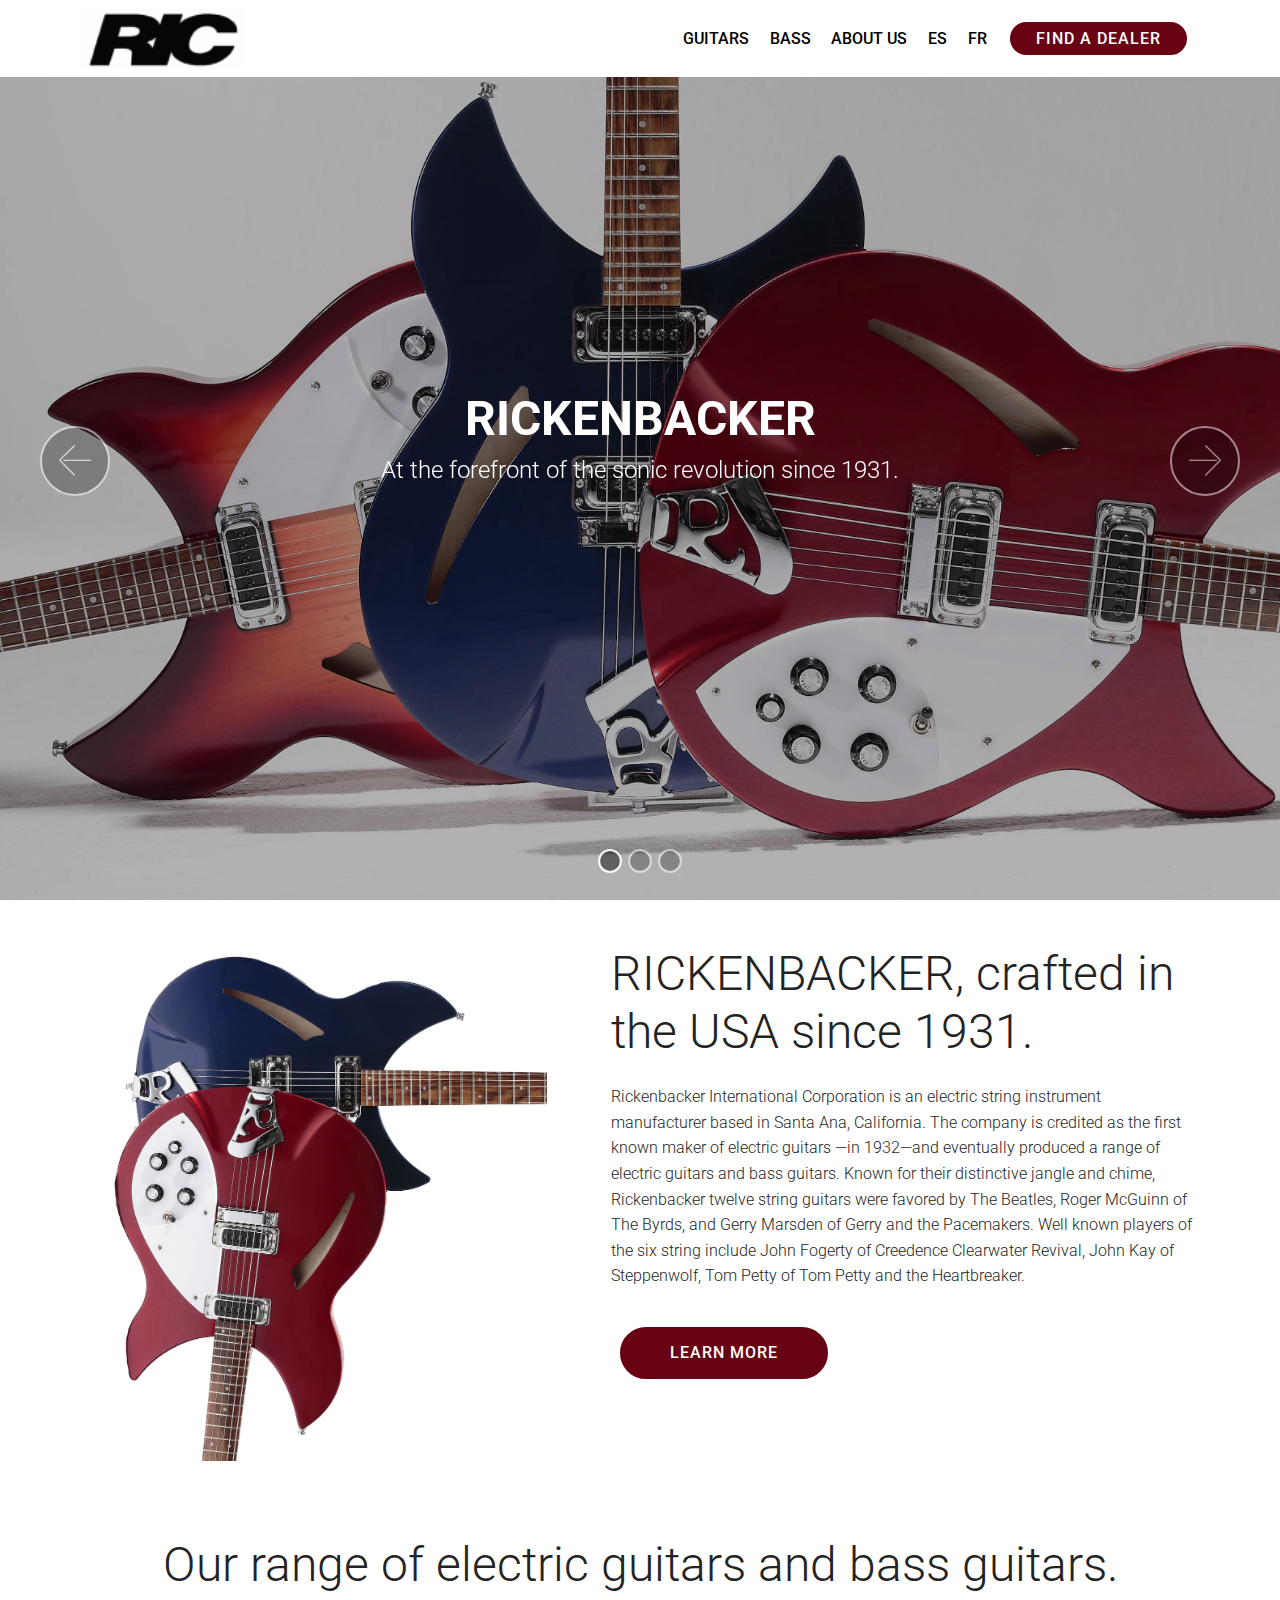
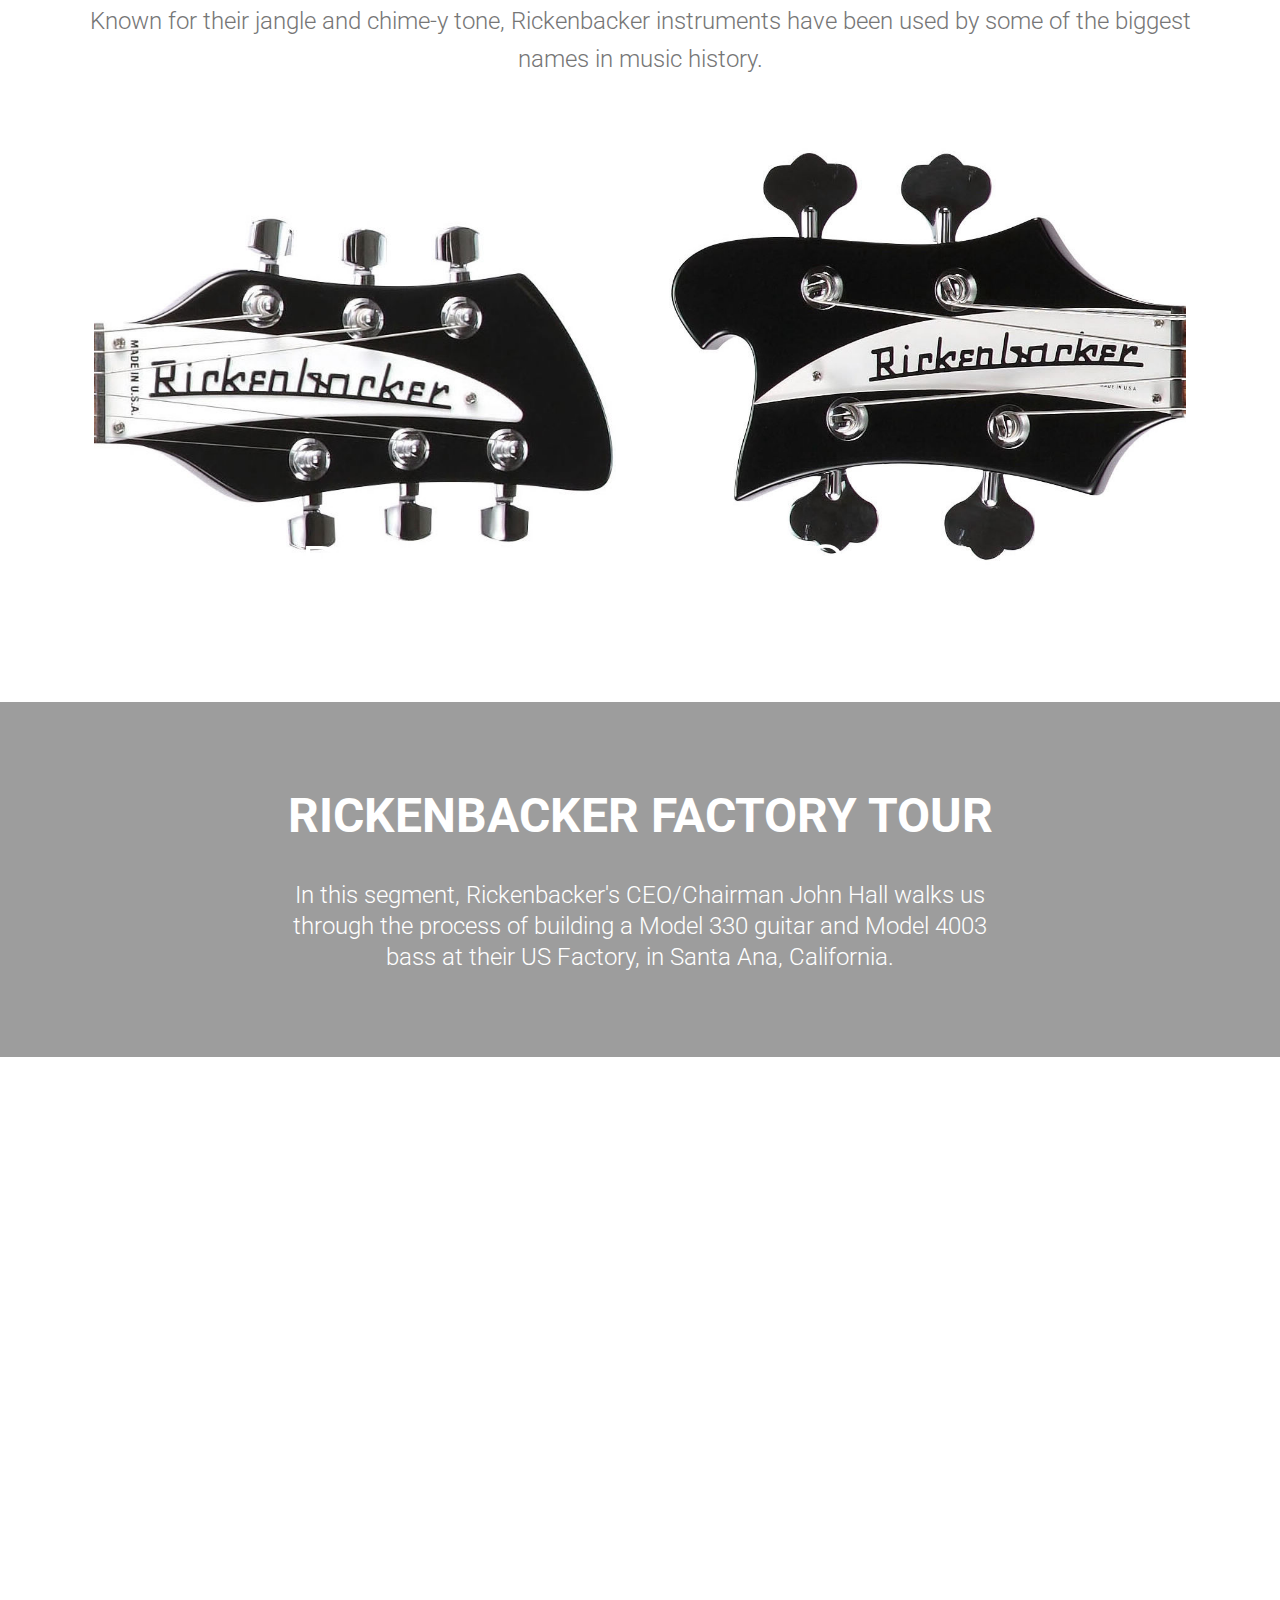
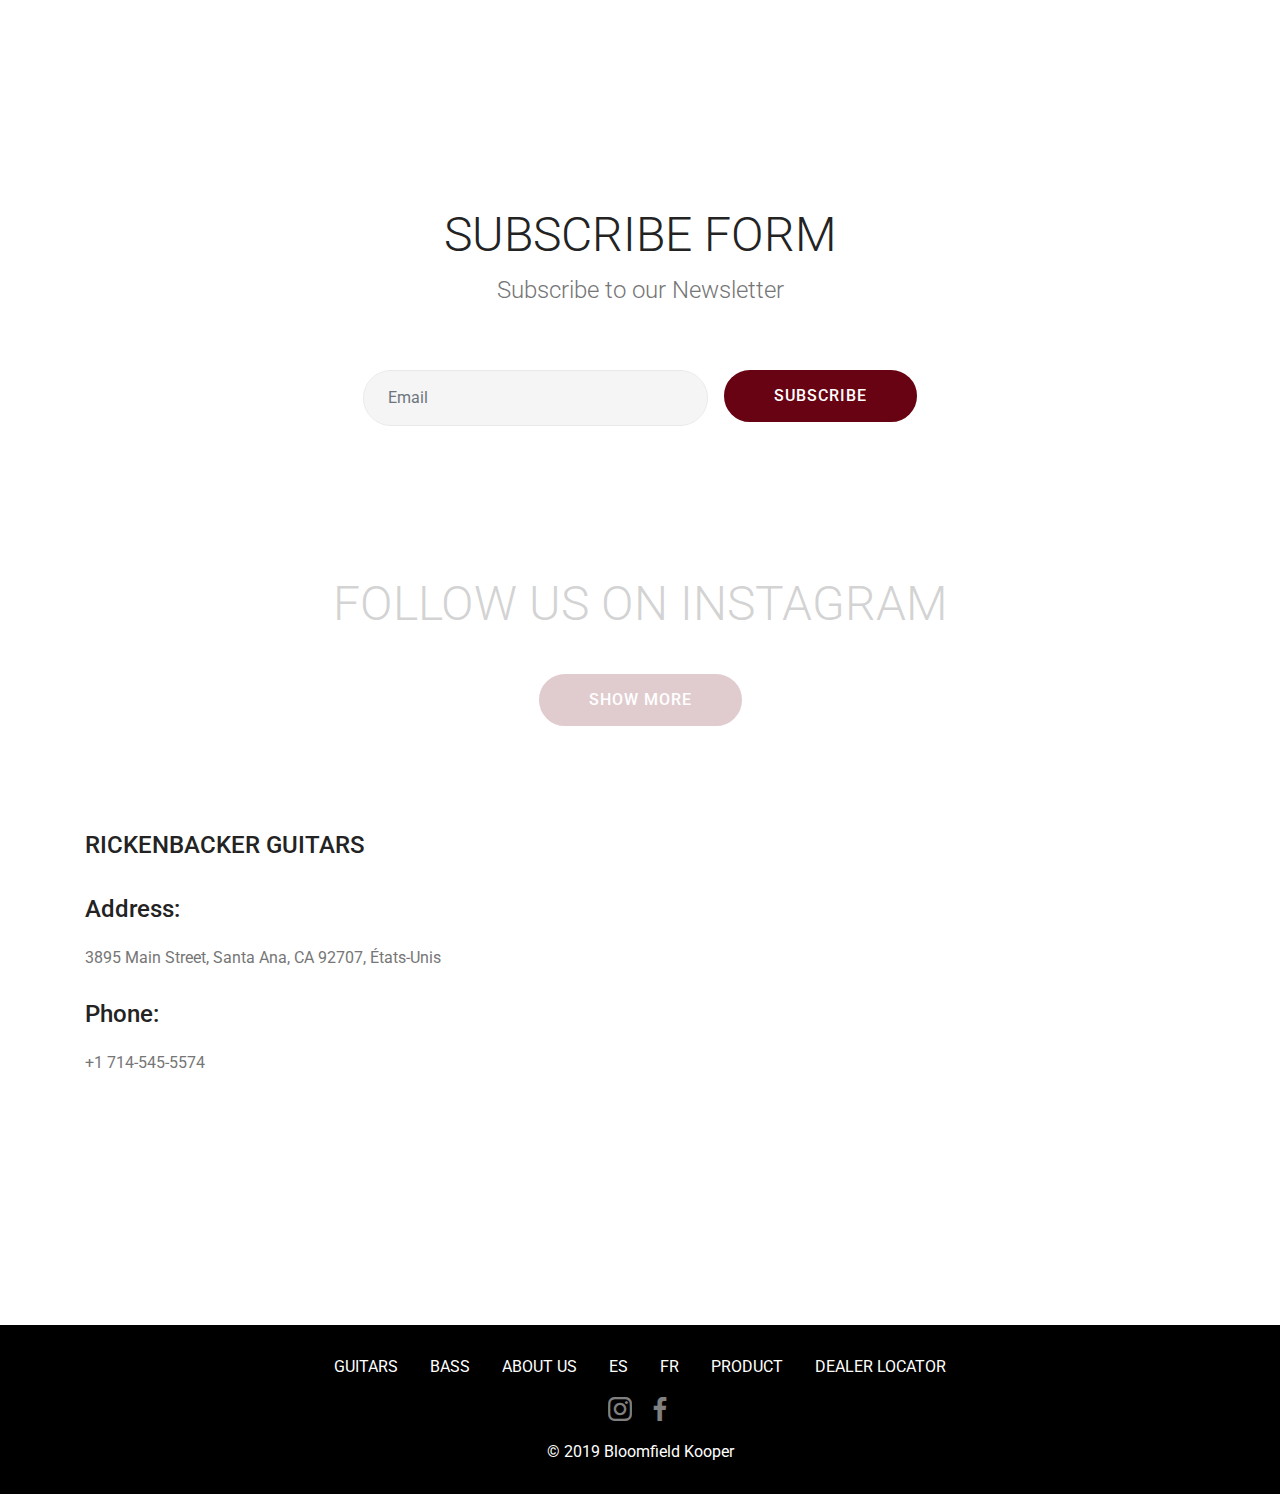
<file: index.html>
<!DOCTYPE html>
<html  >
<head>
  
  <meta charset="UTF-8">
  <meta http-equiv="X-UA-Compatible" content="IE=edge">
  
  <meta name="viewport" content="width=device-width, initial-scale=1, minimum-scale=1">
  <link rel="shortcut icon" href="assets/images/capture-decran-le-2019-04-23-a-13.59.42-110x120.png" type="image/x-icon">
  <meta name="description" content="At the forefront of the sonic revolution since 1931.">
  
  <title>RICKENBACKER GUITARS AND BASS</title>
  <link rel="stylesheet" href="assets/web/assets/mobirise-icons/mobirise-icons.css">
  <link rel="stylesheet" href="assets/tether/tether.min.css">
  <link rel="stylesheet" href="assets/soundcloud-plugin/style.css">
  <link rel="stylesheet" href="assets/bootstrap/css/bootstrap.min.css">
  <link rel="stylesheet" href="assets/bootstrap/css/bootstrap-grid.min.css">
  <link rel="stylesheet" href="assets/bootstrap/css/bootstrap-reboot.min.css">
  <link rel="stylesheet" href="assets/dropdown/css/style.css">
  <link rel="stylesheet" href="assets/socicon/css/styles.css">
  <link rel="stylesheet" href="assets/style.css">
  <link rel="stylesheet" href="assets/slick.css">
  <link rel="stylesheet" href="assets/theme/css/style.css">
  <link rel="stylesheet" href="assets/mobirise/css/mbr-additional.css" type="text/css">
  
  
  
</head>
<body>
  <section class="menu cid-rnWPmlaG2n" once="menu" id="menu2-0" data-sortbtn="btn-primary">

    

    <nav class="navbar navbar-expand beta-menu navbar-dropdown align-items-center navbar-fixed-top navbar-toggleable-sm">
        <button class="navbar-toggler navbar-toggler-right" type="button" data-toggle="collapse" data-target="#navbarSupportedContent" aria-controls="navbarSupportedContent" aria-expanded="false" aria-label="Toggle navigation">
            <div class="hamburger">
                <span></span>
                <span></span>
                <span></span>
                <span></span>
            </div>
        </button>
        <div class="menu-logo">
            <div class="navbar-brand">
                <span class="navbar-logo">
                    <a href="index.html">
                        <img src="assets/images/index-copie-122x45.png" alt="Mobirise" title="" style="height: 3.8rem;">
                    </a>
                </span>
                
            </div>
        </div>
        <div class="collapse navbar-collapse" id="navbarSupportedContent">
            <ul class="navbar-nav nav-dropdown" data-app-modern-menu="true"><li class="nav-item">
                    <a class="nav-link link text-black display-4" href="guitars.html">
                        GUITARS</a>
                </li><li class="nav-item"><a class="nav-link link text-black display-4" href="bass.html">BASS</a></li>
                <li class="nav-item"><a class="nav-link link text-black display-4" href="page3.html">
                        ABOUT US</a></li><li class="nav-item"><a class="nav-link link text-black display-4" href="index.html">ES</a></li><li class="nav-item"><a class="nav-link link text-black display-4" href="index.html">FR</a></li></ul>
            <div class="navbar-buttons mbr-section-btn"><a class="btn btn-sm btn-primary display-4" href="dealerlocator.html">
                    
                    FIND A DEALER</a></div>
        </div>
    </nav>
</section>

<section class="carousel slide cid-rnWQ8LUWBE" data-interval="false" id="slider1-1" data-sortbtn="btn-primary">

    

    <div class="full-screen"><div class="mbr-slider slide carousel" data-pause="true" data-keyboard="false" data-ride="carousel" data-interval="4000"><ol class="carousel-indicators"><li data-app-prevent-settings="" data-target="#slider1-1" class=" active" data-slide-to="0"></li><li data-app-prevent-settings="" data-target="#slider1-1" data-slide-to="1"></li><li data-app-prevent-settings="" data-target="#slider1-1" data-slide-to="2"></li></ol><div class="carousel-inner" role="listbox"><div class="carousel-item slider-fullscreen-image active" data-bg-video-slide="false" style="background-image: url(assets/images/r-11-2000x3000.jpg);"><div class="container container-slide"><div class="image_wrapper"><div class="mbr-overlay" style="opacity: 0.3;"></div><img src="assets/images/r-11-2000x3000.jpg"><div class="carousel-caption justify-content-center"><div class="col-10 align-center"><h2 class="mbr-fonts-style display-2"><strong>RICKENBACKER</strong></h2><p class="lead mbr-text mbr-fonts-style display-5">At the forefront of the sonic 
revolution since 1931.
</p></div></div></div></div></div><div class="carousel-item slider-fullscreen-image" data-bg-video-slide="false" style="background-image: url(assets/images/img-2625-2000x1458.jpg);"><div class="container container-slide"><div class="image_wrapper"><div class="mbr-overlay" style="opacity: 0.3;"></div><img src="assets/images/img-2625-2000x1458.jpg"><div class="carousel-caption justify-content-center"><div class="col-10 align-center"><h2 class="mbr-fonts-style display-2"><strong>RICKENBACKER</strong></h2><p class="lead mbr-text mbr-fonts-style display-5">At the forefront of the sonic 
revolution since 1931.
</p></div></div></div></div></div><div class="carousel-item slider-fullscreen-image" data-bg-video-slide="false" style="background-image: url(assets/images/r-2-2000x3000.jpg);"><div class="container container-slide"><div class="image_wrapper"><div class="mbr-overlay" style="opacity: 0.3;"></div><img src="assets/images/r-2-2000x3000.jpg"><div class="carousel-caption justify-content-center"><div class="col-10 align-center"><h2 class="mbr-fonts-style display-2"><strong>RICKENBACKER</strong></h2><p class="lead mbr-text mbr-fonts-style display-5">At the forefront of the sonic 
revolution since 1931.
</p></div></div></div></div></div></div><a data-app-prevent-settings="" class="carousel-control carousel-control-prev" role="button" data-slide="prev" href="#slider1-1"><span aria-hidden="true" class="mbri-left mbr-iconfont"></span><span class="sr-only">Previous</span></a><a data-app-prevent-settings="" class="carousel-control carousel-control-next" role="button" data-slide="next" href="#slider1-1"><span aria-hidden="true" class="mbri-right mbr-iconfont"></span><span class="sr-only">Next</span></a></div></div>

</section>

<section class="header3 cid-rnX1oPREDa" id="header3-d" data-sortbtn="btn-primary">

    

    

    <div class="container">
        <div class="media-container-row">
            <div class="mbr-figure" style="width: 85%;">
                <img src="assets/images/legacy-r-9-copie-1142x1275.jpg" alt="Mobirise" title="">
            </div>

            <div class="media-content">
                <h1 class="mbr-section-title mbr-white pb-3 mbr-fonts-style display-2">RICKENBACKER, crafted in the USA since 1931.</h1>
                
                <div class="mbr-section-text mbr-white pb-3 ">
                    <p class="mbr-text mbr-fonts-style display-4">
                        Rickenbacker International Corporation is an electric string instrument manufacturer based in Santa Ana, California. The company is credited as the first known maker of electric guitars —in 1932—and eventually produced a range of electric guitars and bass guitars. Known for their distinctive jangle and chime, Rickenbacker twelve string guitars were favored by The Beatles, Roger McGuinn of The Byrds, and Gerry Marsden of Gerry and the Pacemakers. Well known players of the six string include John Fogerty of Creedence Clearwater Revival, John Kay of Steppenwolf, Tom Petty of Tom Petty and the Heartbreaker.
                    </p>
                </div>
                <div class="mbr-section-btn"><a class="btn btn-md btn-primary display-4" href="page3.html">LEARN MORE</a></div>
            </div>
        </div>
    </div>

</section>

<section class="features9 popup-btn-cards cid-rotxzy3Yw6" id="features9-q" data-sortbtn="btn-primary">

    

    
    <div class="container">
        <h2 class="align-center mbr-fonts-style mbr-section-title display-2">Our range of electric guitars and bass guitars.</h2>
        
        <h3 class="mbr-section-subtitle align-center mbr-fonts-style mbr-light  display-5">Known for their jangle and chime-y tone, Rickenbacker instruments have been used by some of the biggest names in music history.</h3>
        <div class="row main justify-content-center">
            <div class="col-lg-6 p-4">
                <div class="image-element card-wrapper">
                    <img src="assets/images/guitarbass-330headstock-718x718.jpg" alt="" title="">
                    <div class="mbr-overlay card-overlay"></div>
                    <div class="wrapper">
                        <h3 class="card-title mbr-fonts-style align-left mbr-white display-1">
                            GUITARS</h3>
                        <div class="collapsed-content">
                            <p class="mbr-text mbr-white mbr-fonts-style display-7">
                                Rickenbacker guitars stand as some of the most iconic of all time, as one of the true early innovators of the electric guitar.
                            </p>
                            <div class="mbr-section-btn"><a class="btn btn-md btn-white-outline display-4" href="guitars.html">View All</a></div>
                        </div>
                   </div>
               </div>
            </div>
            <div class="col-lg-6 p-4">
                <div class="image-element card-wrapper">
                    <img src="assets/images/guitarbass-4001headstock-1-844x843.jpg" alt="" title="">
                    <div class="mbr-overlay card-overlay"></div>
                    <div class="wrapper">
                        <h3 class="card-title mbr-fonts-style align-left mbr-white display-1">
                            BASS</h3>
                        <div class="collapsed-content">
                            <p class="mbr-text mbr-white mbr-fonts-style display-7">
                                The Classic Rickenbacker bass is famous for its ringing sustain, treble punch and solid underlying bass.
                            </p>
                            <div class="mbr-section-btn"><a class="btn btn-md btn-white-outline display-4" href="bass.html">View All</a></div>
                        </div>
                    </div>
                </div>
            </div>
        </div>
    </div>
</section>

<section class="mbr-section content5 cid-ro7Llupk1H mbr-parallax-background" id="content5-j" data-sortbtn="btn-primary">

    

    <div class="mbr-overlay" style="opacity: 0.4; background-color: rgb(35, 35, 35);">
    </div>

    <div class="container">
        <div class="media-container-row">
            <div class="title col-12 col-md-8">
                <h2 class="align-center mbr-bold mbr-white pb-3 mbr-fonts-style display-2"><p>RICKENBACKER FACTORY TOUR</p></h2>
                <h3 class="mbr-section-subtitle align-center mbr-light mbr-white pb-3 mbr-fonts-style display-5">In this segment, Rickenbacker's CEO/Chairman John Hall walks us through the process of building a Model 330 guitar and Model 4003 bass at their US Factory, in Santa Ana, California.</h3>
                
                
            </div>
        </div>
    </div>
</section>

<section class="cid-ro7IWrtuYd" id="video1-h" data-sortbtn="btn-primary">

    
    
    <figure class="mbr-figure align-center container">
        <div class="video-block" style="width: 87%;">
            <div><iframe class="mbr-embedded-video" src="https://www.youtube.com/embed/NEuqgZzKxC4?rel=0&amp;amp;showinfo=0&amp;autoplay=0&amp;loop=0" width="1280" height="720" frameborder="0" allowfullscreen></iframe></div>
        </div>
    </figure>
</section>

<section class="mbr-section form3 cid-ro7LJwdnQ4" id="form3-l" data-sortbtn="btn-primary">

    

    

    <div class="container">
        <div class="row justify-content-center">
            <div class="title col-12 col-lg-8">
                <h2 class="align-center pb-2 mbr-fonts-style display-2">
                    SUBSCRIBE FORM
                </h2>
                <h3 class="mbr-section-subtitle align-center pb-5 mbr-light mbr-fonts-style display-5">
                    Subscribe to our Newsletter
                </h3>
            </div>
        </div>

        <div class="row py-2 justify-content-center">
            <div class="col-12 col-lg-6  col-md-8 " data-form-type="formoid">
                <!---Formbuilder Form--->
                <form action="https://mobirise.com/" method="POST" class="mbr-form form-with-styler" data-form-title="Mobirise Form"><input type="hidden" name="email" data-form-email="true" value="XNMA3eEwXBJbFeZW2G2ncBJOMhYDfiUy1N8JqpcY4csbHQyg4EXBpvV/RCBEJZUYyOGZaslz8S+sTed/r5oCOUzkPRQiwVjOXHce3wqMG0bfHPyfw6KpgkyCvaXHgbWc">
                    <div class="row">
                        <div hidden="hidden" data-form-alert="" class="alert alert-success col-12">Thanks for filling out the form!</div>
                        <div hidden="hidden" data-form-alert-danger="" class="alert alert-danger col-12">
                        </div>
                    </div>
                    <div class="dragArea row">
                        <div class="form-group col" data-for="email">
                            <input type="email" name="email" placeholder="Email" data-form-field="Email" required="required" class="form-control display-7" id="email-form3-l">
                        </div>
                        <div class="col-auto input-group-btn">
                            <button type="submit" class="btn btn-primary  display-4">SUBSCRIBE</button>
                        </div>
                    </div>
                </form><!---Formbuilder Form--->
            </div>
        </div>
    </div>
</section>

<section class="mbr-instagram-feed" data-rows="2" data-per-row-slider="" data-spacing="5" data-full-width="" data-token="12860144783.727bfe1.8405f7b5f5444f5b9443ca85504b04f2" data-per-row-grid="4" id="instagram-feed-block-g" data-rv-view="60" data-sortbtn="btn-primary" style="background-color: rgb(255, 255, 255); padding-top: 40px; padding-bottom: 40px;">
    
    <div class="container container_toggle">
        <div class="row">
            <div class="col">
                <div class="inst">
                    <h1 class="inst__title align-center mbr-fonts-style display-2">FOLLOW US ON INSTAGRAM</h1>
                    <div class="inst__content"></div>
                    <div class="inst__more mbr-section-btn align-center" buttons="0"><a class="btn btn-md btn-primary display-4" href="#" data-max-id="2025742496447313219_12860144783">SHOW MORE</a></div>
                </div>
            </div>
        </div>
    </div>
</section>

<section class="mbr-section contacts1 cid-ro7Mxxr7EP" id="contacts1-m" data-sortbtn="btn-primary">
    <!---->
    
    <!---->
    <!--Overlay-->
    
    <!--Container-->
    <div class="container">
        <div class="row">
            <!--Titles-->
            <div class="title col-12">
                <h2 class="align-left mbr-fonts-style display-5">
                    RICKENBACKER GUITARS</h2>
                
            </div>
            <!--Left-->
            <div class="col-12 col-md-6">
                <div class="left-block wrapper">
                    <div class="b b-adress">
                        <h5 class="align-left mbr-fonts-style m-0 display-5">
                            Address:
                        </h5>
                        <p class="mbr-text align-left mbr-fonts-style display-7">
                            3895 Main Street, Santa Ana, CA 92707, États-Unis
                        </p>
                    </div>
                    <div class="b b-phone">
                        <h5 class="align-left mbr-fonts-style m-0 display-5">
                            Phone:
                        </h5>
                        <p class="mbr-text align-left mbr-fonts-style display-7">
                            +1 714-545-5574
                        </p>
                    </div>
                    
                </div>
            </div>
            <!--Right-->
            <div class="col-12 col-md-6">
                <div class="google-map"><iframe frameborder="0" style="border:0" src="https://www.google.com/maps/embed/v1/place?key=AIzaSyAEIpgj38KyLFELm2bK9Y7krBkz1K-cMq8&amp;q=place_id:EiozODk1IE1haW4gU3RyZWV0LCBTYW50YSBBbmEsIENBIDkyNzA3LCBVU0EiGxIZChQKEgnpKioc297cgBHlMe81lJhSEBC3Hg" allowfullscreen=""></iframe></div>
            </div>
        </div>
    </div>
</section>

<section once="" class="cid-ro7MAS4j1t" id="footer7-n" data-sortbtn="btn-primary">

    

    

    <div class="container">
        <div class="media-container-row align-center mbr-white">
            <div class="row row-links">
                <ul class="foot-menu">
                    
                    
                    
                    
                    
                <li class="foot-menu-item mbr-fonts-style display-7"><a href="guitars.html" class="text-white">GUITARS</a></li><li class="foot-menu-item mbr-fonts-style display-7"><a class="text-white mbr-bold" href="bass.html" style="font-weight: normal;"></a><a href="bass.html" class="text-white">BASS</a></li><li class="foot-menu-item mbr-fonts-style display-7"><a class="text-white mbr-bold" href="page3.html" style="font-weight: normal;"></a><a href="page3.html" class="text-white">ABOUT US</a></li><li class="foot-menu-item mbr-fonts-style display-7"><a class="text-white mbr-bold" href="index.html" style="font-weight: normal;"></a><a href="index.html" class="text-white">ES</a></li><li class="foot-menu-item mbr-fonts-style display-7"><a class="text-white mbr-bold" href="index.html" style="font-weight: normal;"></a><a href="index.html" class="text-white">FR</a></li><li class="foot-menu-item mbr-fonts-style display-7"><a class="text-white mbr-bold" href="index.html" style="font-weight: normal;"></a><a href="Product.html" class="text-white"></a><a href="Product.html" class="text-white">PRODUCT</a></li><li class="foot-menu-item mbr-fonts-style display-7"><a class="text-white mbr-bold" href="index.html" style="font-weight: normal;"></a><a href="Product.html" class="text-white"></a><a href="dealerlocator.html" class="text-white">DEALER LOCATOR</a></li></ul>
            </div>
            <div class="row social-row">
                <div class="social-list align-right pb-2">
                    
                    
                    
                    
                    
                    
                <div class="soc-item">
                        <a href="http://instagram.com/yulnetwork" target="_blank">
                            <span class="mbr-iconfont mbr-iconfont-social socicon-instagram socicon" style="color: rgb(255, 255, 255); fill: rgb(255, 255, 255);"></span>
                        </a>
                    </div><div class="soc-item">
                        <a href="https://www.facebook.com/ricguitars" target="_blank">
                            <span class="mbr-iconfont mbr-iconfont-social socicon-facebook socicon" style="color: rgb(255, 255, 255); fill: rgb(255, 255, 255);"></span>
                        </a>
                    </div></div>
            </div>
            <div class="row row-copirayt">
                <p class="mbr-text mb-0 mbr-fonts-style mbr-white align-center display-7">© 2019 <a href="https://www.bloomfieldkooper.com/" target="_blank" class="text-white">Bloomfield Kooper</a></p>
            </div>
        </div>
    </div>
</section>


  <script src="assets/web/assets/jquery/jquery.min.js"></script>
  <script src="assets/popper/popper.min.js"></script>
  <script src="assets/tether/tether.min.js"></script>
  <script src="assets/bootstrap/js/bootstrap.min.js"></script>
  <script src="assets/ytplayer/jquery.mb.ytplayer.min.js"></script>
  <script src="assets/dropdown/js/script.min.js"></script>
  <script src="assets/touchswipe/jquery.touch-swipe.min.js"></script>
  <script src="assets/vimeoplayer/jquery.mb.vimeo_player.js"></script>
  <script src="assets/smoothscroll/smooth-scroll.js"></script>
  <script src="assets/bootstrapcarouselswipe/bootstrap-carousel-swipe.js"></script>
  <script src="assets/mbr-popup-btns/mbr-popup-btns.js"></script>
  <script src="assets/parallax/jarallax.min.js"></script>
  <script src="assets/index.js"></script>
  <script src="assets/slick.min.js"></script>
  <script src="assets/theme/js/script.js"></script>
  <script src="assets/slidervideo/script.js"></script>
  <script src="assets/formoid/formoid.min.js"></script>
  
  
</body>
</html>
</file>
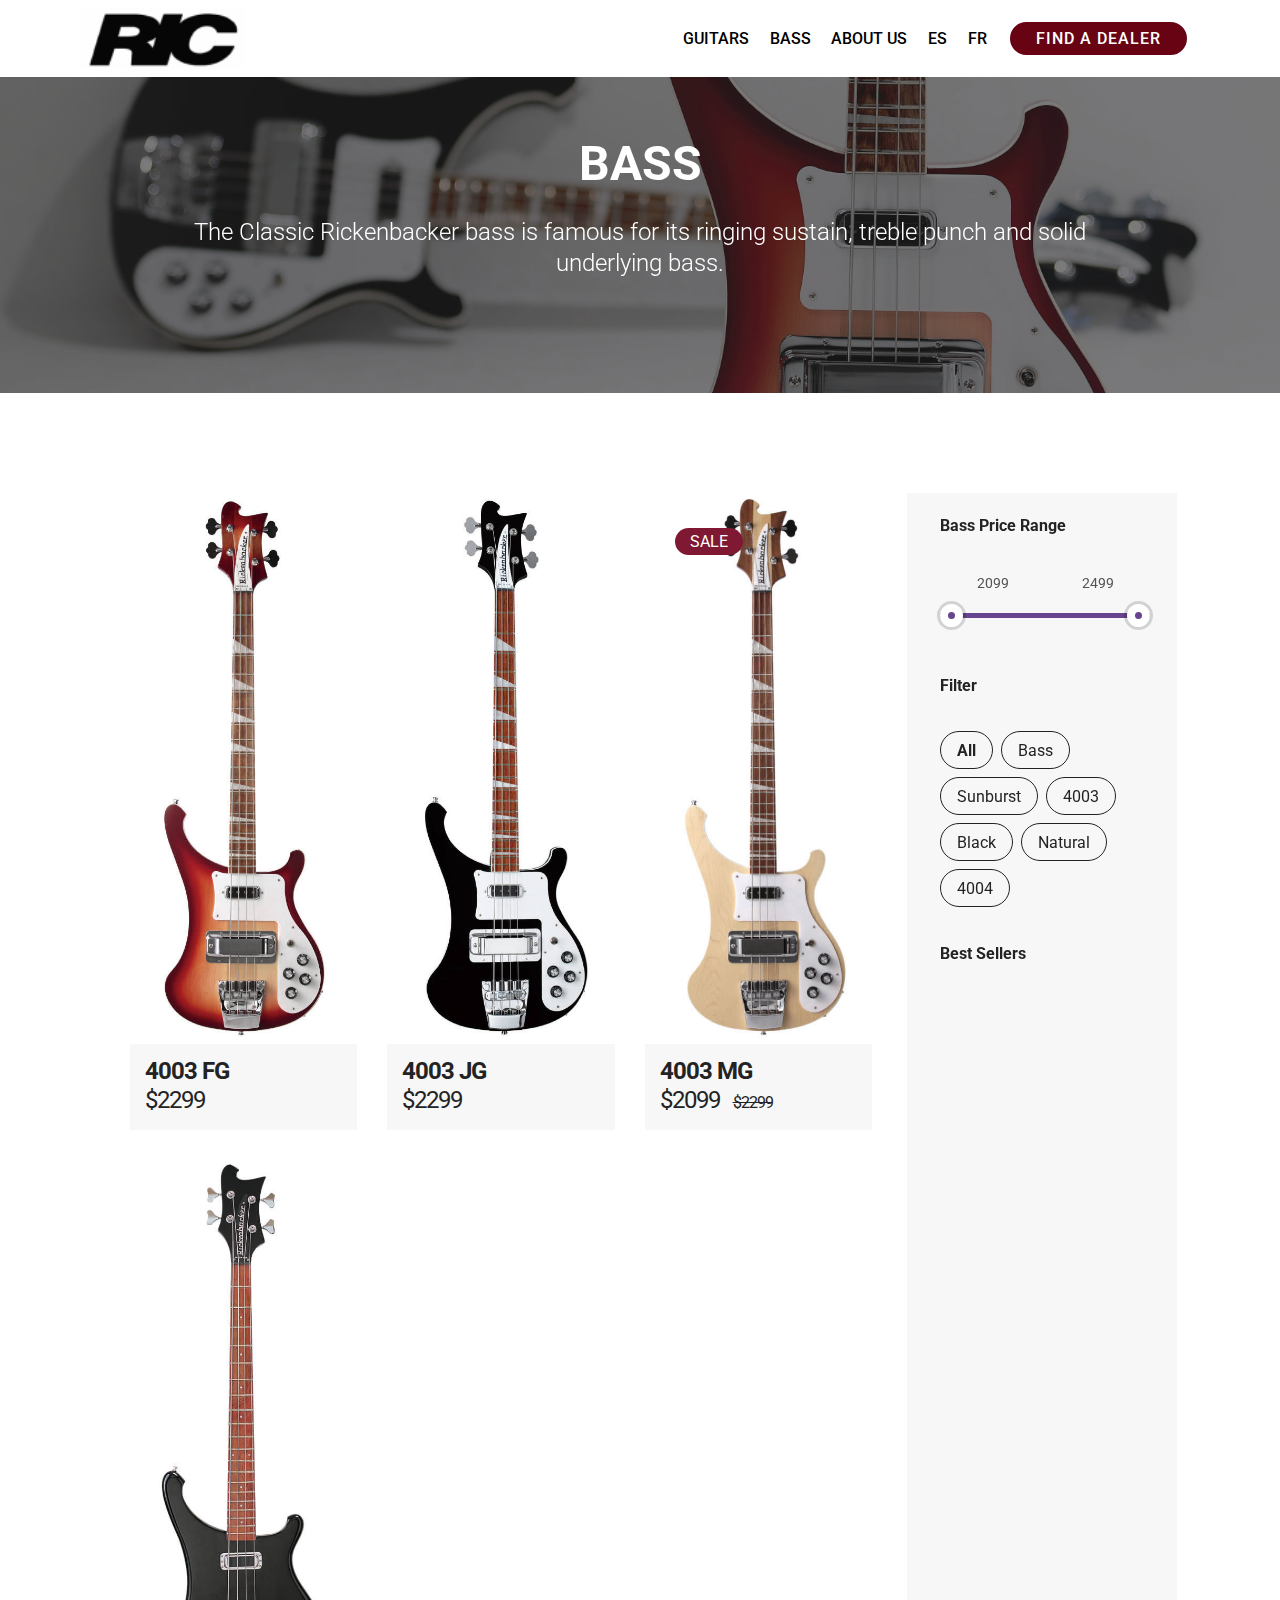
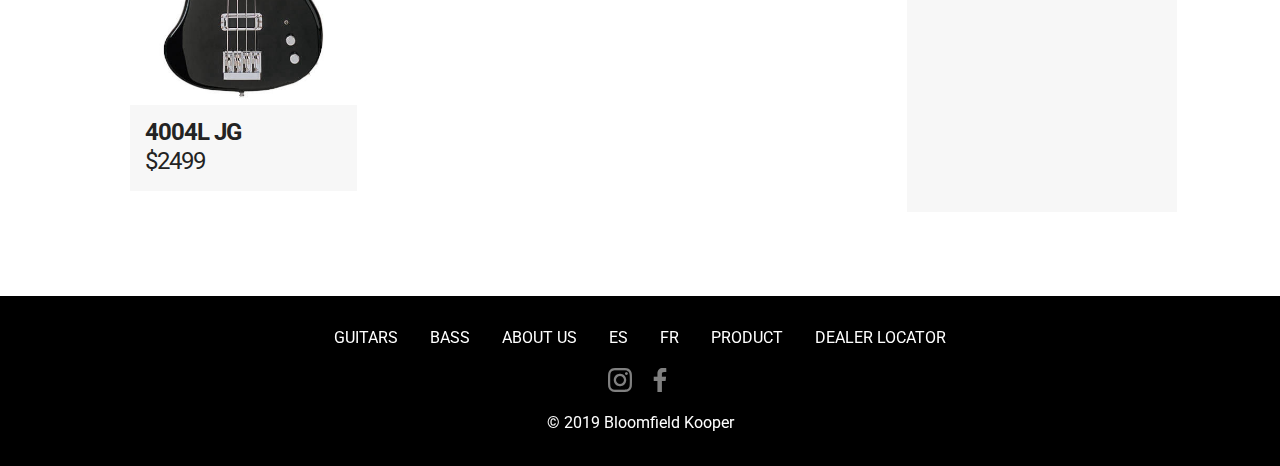
<file: bass.html>
<!DOCTYPE html>
<html  >
<head>
  
  <meta charset="UTF-8">
  <meta http-equiv="X-UA-Compatible" content="IE=edge">
  
  <meta name="viewport" content="width=device-width, initial-scale=1, minimum-scale=1">
  <link rel="shortcut icon" href="assets/images/capture-decran-le-2019-04-23-a-13.59.42-110x120.png" type="image/x-icon">
  <meta name="description" content="The Classic Rickenbacker bass is famous for its ringing sustain, treble punch and solid underlying bass.">
  
  <title>RICKENBACKER - BASS</title>
  <link rel="stylesheet" href="assets/web/assets/mobirise-icons/mobirise-icons.css">
  <link rel="stylesheet" href="assets/tether/tether.min.css">
  <link rel="stylesheet" href="assets/soundcloud-plugin/style.css">
  <link rel="stylesheet" href="assets/bootstrap/css/bootstrap.min.css">
  <link rel="stylesheet" href="assets/bootstrap/css/bootstrap-grid.min.css">
  <link rel="stylesheet" href="assets/bootstrap/css/bootstrap-reboot.min.css">
  <link rel="stylesheet" href="assets/socicon/css/styles.css">
  <link rel="stylesheet" href="assets/dropdown/css/style.css">
  <link rel="stylesheet" href="assets/theme/css/style.css">
  <link rel="stylesheet" href="assets/gallery/style.css">
  <link rel="stylesheet" href="assets/mobirise/css/mbr-additional.css" type="text/css">
  
  
  
</head>
<body>
  <section class="menu cid-roLkjDhyrP" once="menu" id="menu2-21">

    

    <nav class="navbar navbar-expand beta-menu navbar-dropdown align-items-center navbar-fixed-top navbar-toggleable-sm">
        <button class="navbar-toggler navbar-toggler-right" type="button" data-toggle="collapse" data-target="#navbarSupportedContent" aria-controls="navbarSupportedContent" aria-expanded="false" aria-label="Toggle navigation">
            <div class="hamburger">
                <span></span>
                <span></span>
                <span></span>
                <span></span>
            </div>
        </button>
        <div class="menu-logo">
            <div class="navbar-brand">
                <span class="navbar-logo">
                    <a href="index.html">
                        <img src="assets/images/index-copie-122x45.png" alt="Mobirise" title="" style="height: 3.8rem;">
                    </a>
                </span>
                
            </div>
        </div>
        <div class="collapse navbar-collapse" id="navbarSupportedContent">
            <ul class="navbar-nav nav-dropdown" data-app-modern-menu="true"><li class="nav-item">
                    <a class="nav-link link text-black display-4" href="guitars.html">
                        GUITARS</a>
                </li><li class="nav-item"><a class="nav-link link text-black display-4" href="bass.html">BASS</a></li>
                <li class="nav-item"><a class="nav-link link text-black display-4" href="page3.html">
                        ABOUT US</a></li><li class="nav-item"><a class="nav-link link text-black display-4" href="index.html">ES</a></li><li class="nav-item"><a class="nav-link link text-black display-4" href="index.html">FR</a></li></ul>
            <div class="navbar-buttons mbr-section-btn"><a class="btn btn-sm btn-primary display-4" href="dealerlocator.html">
                    
                    FIND A DEALER</a></div>
        </div>
    </nav>
</section>

<section class="header1 cid-rounGPMmJw mbr-parallax-background" id="header1-1j">

    

    <div class="mbr-overlay" style="opacity: 0.6; background-color: rgb(35, 35, 35);">
    </div>

    <div class="container">
        <div class="row justify-content-md-center">
            <div class="mbr-white col-md-10">
                <h1 class="mbr-section-title align-center mbr-bold pb-3 mbr-fonts-style display-2">
                    BASS</h1>
                <h3 class="mbr-section-subtitle align-center mbr-light pb-3 mbr-fonts-style display-5">The Classic Rickenbacker bass is famous for its ringing sustain, treble punch and solid underlying bass.</h3>
                
                
            </div>
        </div>
    </div>

</section>

<section class="mbr-gallery cid-rotGYnVvyB" id="shop1-u">

    

    <!-- <div class="big-container"> -->
    <div class="container">
        <div class="mbr-shop" show-sidebar=""><!-- Shop Gallery --><div class="row col-md-12"><div class="wrapper-shop-items col-xl-9"><div class="mbr-gallery-row"><div><div class="shop-items"><div class="mbr-gallery-item" data-tags="Bass, Sunburst, 4003" data-slide-to="0" data-seller="false" data-price="2299" data-oldprice="156"><div class="item_overlay" data-toggle="modal"></div><div class="galleryItem" data-toggle="modal"><div class="style_overlay"></div><div class="img_wraper"><img src="assets/images/rickenbacker-4003-fg-432x1037-432x1037.jpg" alt="" title=""></div><span class="onsale mbr-fonts-style display-4" data-onsale="false" style="display: none;">SALE</span><div class="sidebar_wraper"><h4 class="item-title mbr-fonts-style mbr-text display-5">4003 FG</h4><div class="price-block"><span class="shop-item-price mbr-fonts-style display-5"><span style="font-weight: normal;">$2299</span></span><span class="oldprice mbr-fonts-style display-7" style="display: none;">$156</span></div><div class="card-description"><div>•	Body: Maple
</div><div>•	Neck-through-body
</div><div>•	Fretboard: Caribbean rosewood (metopium brownei) with triangle inlays</div><div>
•	20 Frets
</div><div>•	Scale: 845 mm
</div><div>•	Nut width: 42.9 mm</div><div>
•	Schaller deluxe machine heads
</div><div>•	Pickups: 2 Single coil bass pickups
</div><div>•	Weight: approx. 4.1 kg
</div><div>•	Colour: Fire glow
</div><div>•	Case included
</div></div><div class="mbr-section-btn" buttons="0" style="display: none;"><a href="Product.html" class="btn btn-primary display-7">LEARN MORE</a></div></div></div></div><div class="mbr-gallery-item" data-tags="Black, Bass, 4003" data-slide-to="1" data-seller="false" data-price="2299" data-oldprice="64"><div class="item_overlay" data-toggle="modal"></div><div class="galleryItem" data-toggle="modal"><div class="style_overlay"></div><div class="img_wraper"><img src="assets/images/rickenbacker-4003-jg-432x1037-432x1037.jpg" alt="" title=""></div><span class="onsale mbr-fonts-style display-4" data-onsale="false" style="display: none;">SALE</span><div class="sidebar_wraper"><h4 class="item-title mbr-fonts-style mbr-text display-5">4003 JG</h4><div class="price-block"><span class="shop-item-price mbr-fonts-style display-5"><span style="font-weight: normal;">$2299</span></span><span class="oldprice mbr-fonts-style display-7" style="display: none;">$64</span></div><div class="card-description"><p>•	Body: Maple
</p><p>•	Through body maple neck
</p><p>•	Fretboard: Caribbean rosewood (metopium brownei)</p><p>
•	Triangle fingerboard inlays
</p><p>•	20 Frets
•	Scale: 845 mm
</p><p>•	Nut width: 42.9 mm
</p><p>•	Pickup: 2 Bass single coils
</p><p>•	Schaller deluxe machine heads
</p><p>•	Weight: approx. 4.1 kg
</p><p>•	Colour: Jet glow</p><p>
•	Case included
</p></div><div class="mbr-section-btn" buttons="0" style="display: none;"><a href="Product.html" class="btn btn-primary display-7">LEARN MORE</a></div></div></div></div><div class="mbr-gallery-item" data-tags="Natural, Bass, 4003" data-slide-to="2" data-seller="false" data-price="2099" data-oldprice="2299"><div class="item_overlay" data-toggle="modal"></div><div class="galleryItem" data-toggle="modal"><div class="style_overlay"></div><div class="img_wraper"><img src="assets/images/rickenbacker-4003-mg-432x1037-432x1037.jpg" alt="" title=""></div><span class="onsale mbr-fonts-style display-4" data-onsale="true">SALE</span><div class="sidebar_wraper"><h4 class="item-title mbr-fonts-style mbr-text display-5">4003 MG</h4><div class="price-block"><span class="shop-item-price mbr-fonts-style display-5"><span style="font-weight: normal;">$2099</span></span><span class="oldprice mbr-fonts-style display-7">$2299</span></div><div class="card-description"><p>•	Thinline semi acoustic guitar
</p><p>•	Maple body
</p><p>•	Set-in maple neck</p><p>
•	Caribbean rosewood fretboard (Metopium brownei)
</p><p>•	24 Frets
</p><p>•	629 mm Scale length
</p><p>•	41.4 mm Nut width</p><p>•	Schaller machine heads</p><p>
•	2 Hi-gain single coil pickups</p><p>
•	Weight: approx. 3.6 kg
</p><p>•	Colour: Mapleglo
</p><p>•	Case included</p></div><div class="mbr-section-btn" buttons="0" style="display: none;"><a href="Product.html" class="btn btn-primary display-7">LEARN MORE</a></div></div></div></div><div class="mbr-gallery-item" data-tags="Black, Bass, 4004" data-slide-to="3" data-seller="false" data-price="2499" data-oldprice="106"><div class="item_overlay" data-toggle="modal"></div><div class="galleryItem" data-toggle="modal"><div class="style_overlay"></div><div class="img_wraper"><img src="assets/images/rickenbacker-4004l-jg-432x1037-432x1037.jpg" alt="" title=""></div><span class="onsale mbr-fonts-style display-4" data-onsale="false" style="display: none;">SALE</span><div class="sidebar_wraper"><h4 class="item-title mbr-fonts-style mbr-text display-5">4004L JG</h4><div class="price-block"><span class="shop-item-price mbr-fonts-style display-5"><span style="font-weight: normal;">$2499</span></span><span class="oldprice mbr-fonts-style display-7" style="display: none;">$106</span></div><div class="card-description"><p>•	Maple body with rounded edges
</p><p>•	Maple neck through body</p><p>
•	Fretboard: Caribbean rosewood (Metopium Brownei)</p><p>
•	Dot inlays
</p><p>•	20 frets</p><p>
•	Scale: 845 mm</p><p>
•	Nut width: 42.9 mm
</p><p>•	Schaller Deluxe machine heads
</p><p>•	Pickups: 2 Bass single coils</p><p>
•	Weight: approx 4.1 kg
</p><p>•	Colour: jetglo</p><p>
•	Incl. case
</p></div><div class="mbr-section-btn" buttons="0" style="display: none;"><a href="Product.html" class="btn btn-primary display-7">LEARN MORE</a></div></div></div></div></div></div><div class="clearfix"></div></div></div><div class="col-xl-3 sidebar"><div class="sidebar-background"></div><div class="sidebar-block container bestseller-block"><h4 class="sidebar-title mbr-fonts-style mbr-text display-7">Best Sellers</h4><div class="bestsellers col-md-12" onselectstart="return false"></div></div><div class="sidebar-block container range-slider"><h4 class="sidebar-title mbr-fonts-style mbr-text display-7">Bass Price Range</h4><div class="filter-cost" onselectstart="return false"><div class="price-controls"><label class="min-price"><input class="min-input" type="text" value="auto" name="min"></label><label class="max-price"><input class="max-input" type="text" value="auto" name="max"></label></div><div class="range-controls"><div class="scale"><div class="bar"></div></div><div class="toggle min-toggle"></div><div class="toggle max-toggle"></div></div></div> <div class="price-range mbr-section-btn" buttons="0"><a class="btn btn-sm btn-primary" href="">Filter</a></div><div class="price-range-reset mbr-section-btn" buttons="0"><a class="btn btn-sm btn-secondary" href="">Show all</a></div></div><div class="sidebar-block container sidebar-categories"><h4 class="sidebar-title mbr-fonts-style mbr-text display-7">Filter</h4><div class="categories col-md-12"><div class="categories-titles"><!-- Filter --><div class="mbr-gallery-filter mbr-shop-filter container gallery-filter-active"><ul buttons="0"><li class="mbr-gallery-filter-all active display-7">All</li> </ul></div></div></div></div></div></div><!-- Lightbox --><div class="shopItemsModal_wraper" style="z-index: 100;"><div class="shopItemsModalBg"></div><div class="shopItemsModal row"><div class="col-md-6 image-modal"></div><div class="col-md-6 text-modal"></div><div class="closeModal"><div class="close-modal-wrapper"></div></div></div></div></div>
    </div>

</section>

<section once="" class="cid-roLkjUk2uf" id="footer7-22">

    

    

    <div class="container">
        <div class="media-container-row align-center mbr-white">
            <div class="row row-links">
                <ul class="foot-menu">
                    
                    
                    
                    
                    
                <li class="foot-menu-item mbr-fonts-style display-7"><a href="guitars.html" class="text-white">GUITARS</a></li><li class="foot-menu-item mbr-fonts-style display-7"><a class="text-white mbr-bold" href="bass.html" style="font-weight: normal;"></a><a href="bass.html" class="text-white">BASS</a></li><li class="foot-menu-item mbr-fonts-style display-7"><a class="text-white mbr-bold" href="page3.html" style="font-weight: normal;"></a><a href="page3.html" class="text-white">ABOUT US</a></li><li class="foot-menu-item mbr-fonts-style display-7"><a class="text-white mbr-bold" href="index.html" style="font-weight: normal;"></a><a href="index.html" class="text-white">ES</a></li><li class="foot-menu-item mbr-fonts-style display-7"><a class="text-white mbr-bold" href="index.html" style="font-weight: normal;"></a><a href="index.html" class="text-white">FR</a></li><li class="foot-menu-item mbr-fonts-style display-7"><a class="text-white mbr-bold" href="index.html" style="font-weight: normal;"></a><a href="Product.html" class="text-white"></a><a href="Product.html" class="text-white">PRODUCT</a></li><li class="foot-menu-item mbr-fonts-style display-7"><a class="text-white mbr-bold" href="index.html" style="font-weight: normal;"></a><a href="Product.html" class="text-white"></a><a href="dealerlocator.html" class="text-white">DEALER LOCATOR</a></li></ul>
            </div>
            <div class="row social-row">
                <div class="social-list align-right pb-2">
                    
                    
                    
                    
                    
                    
                <div class="soc-item">
                        <a href="http://instagram.com/yulnetwork" target="_blank">
                            <span class="mbr-iconfont mbr-iconfont-social socicon-instagram socicon" style="color: rgb(255, 255, 255); fill: rgb(255, 255, 255);"></span>
                        </a>
                    </div><div class="soc-item">
                        <a href="https://www.facebook.com/ricguitars" target="_blank">
                            <span class="mbr-iconfont mbr-iconfont-social socicon-facebook socicon" style="color: rgb(255, 255, 255); fill: rgb(255, 255, 255);"></span>
                        </a>
                    </div></div>
            </div>
            <div class="row row-copirayt">
                <p class="mbr-text mb-0 mbr-fonts-style mbr-white align-center display-7">© 2019 <a href="https://www.bloomfieldkooper.com/" target="_blank" class="text-white">Bloomfield Kooper</a></p>
            </div>
        </div>
    </div>
</section>


  <script src="assets/web/assets/jquery/jquery.min.js"></script>
  <script src="assets/popper/popper.min.js"></script>
  <script src="assets/tether/tether.min.js"></script>
  <script src="assets/bootstrap/js/bootstrap.min.js"></script>
  <script src="assets/smoothscroll/smooth-scroll.js"></script>
  <script src="assets/mobirise-shop/script.js"></script>
  <script src="assets/touchswipe/jquery.touch-swipe.min.js"></script>
  <script src="assets/dropdown/js/script.min.js"></script>
  <script src="assets/parallax/jarallax.min.js"></script>
  <script src="assets/theme/js/script.js"></script>
  <script src="assets/gallery/player.min.js"></script>
  <script src="assets/gallery/script.js"></script>
  
  
</body>
</html>
</file>
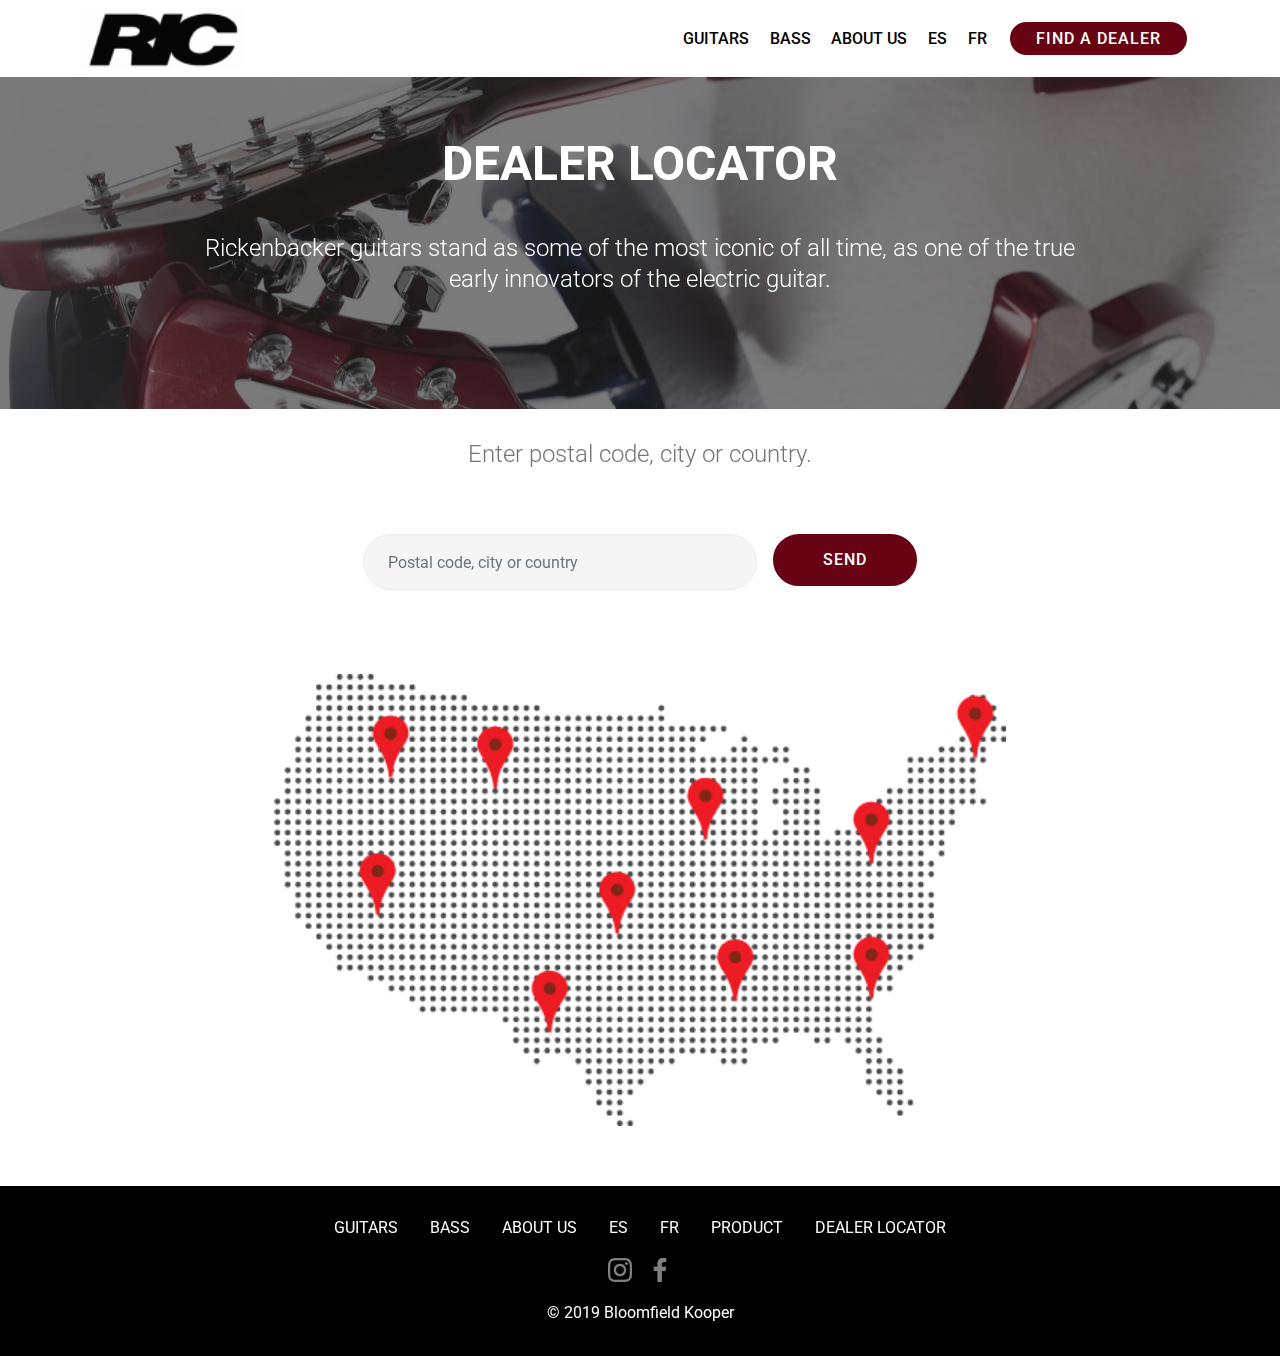
<file: dealerlocator.html>
<!DOCTYPE html>
<html  >
<head>
  
  <meta charset="UTF-8">
  <meta http-equiv="X-UA-Compatible" content="IE=edge">
  
  <meta name="viewport" content="width=device-width, initial-scale=1, minimum-scale=1">
  <link rel="shortcut icon" href="assets/images/capture-decran-le-2019-04-23-a-13.59.42-110x120.png" type="image/x-icon">
  <meta name="description" content="Find the nearest dealer.">
  
  <title>RICKENBACKER DEALER LOCATOR</title>
  <link rel="stylesheet" href="assets/web/assets/mobirise-icons/mobirise-icons.css">
  <link rel="stylesheet" href="assets/tether/tether.min.css">
  <link rel="stylesheet" href="assets/soundcloud-plugin/style.css">
  <link rel="stylesheet" href="assets/bootstrap/css/bootstrap.min.css">
  <link rel="stylesheet" href="assets/bootstrap/css/bootstrap-grid.min.css">
  <link rel="stylesheet" href="assets/bootstrap/css/bootstrap-reboot.min.css">
  <link rel="stylesheet" href="assets/dropdown/css/style.css">
  <link rel="stylesheet" href="assets/socicon/css/styles.css">
  <link rel="stylesheet" href="assets/theme/css/style.css">
  <link rel="stylesheet" href="assets/mobirise/css/mbr-additional.css" type="text/css">
  
  
  
</head>
<body>
  <section class="menu cid-roLkc7qUEI" once="menu" id="menu2-1t">

    

    <nav class="navbar navbar-expand beta-menu navbar-dropdown align-items-center navbar-fixed-top navbar-toggleable-sm">
        <button class="navbar-toggler navbar-toggler-right" type="button" data-toggle="collapse" data-target="#navbarSupportedContent" aria-controls="navbarSupportedContent" aria-expanded="false" aria-label="Toggle navigation">
            <div class="hamburger">
                <span></span>
                <span></span>
                <span></span>
                <span></span>
            </div>
        </button>
        <div class="menu-logo">
            <div class="navbar-brand">
                <span class="navbar-logo">
                    <a href="index.html">
                        <img src="assets/images/index-copie-122x45.png" alt="Mobirise" title="" style="height: 3.8rem;">
                    </a>
                </span>
                
            </div>
        </div>
        <div class="collapse navbar-collapse" id="navbarSupportedContent">
            <ul class="navbar-nav nav-dropdown" data-app-modern-menu="true"><li class="nav-item">
                    <a class="nav-link link text-black display-4" href="guitars.html">
                        GUITARS</a>
                </li><li class="nav-item"><a class="nav-link link text-black display-4" href="bass.html">BASS</a></li>
                <li class="nav-item"><a class="nav-link link text-black display-4" href="page3.html">
                        ABOUT US</a></li><li class="nav-item"><a class="nav-link link text-black display-4" href="index.html">ES</a></li><li class="nav-item"><a class="nav-link link text-black display-4" href="index.html">FR</a></li></ul>
            <div class="navbar-buttons mbr-section-btn"><a class="btn btn-sm btn-primary display-4" href="dealerlocator.html">
                    
                    FIND A DEALER</a></div>
        </div>
    </nav>
</section>

<section class="header1 cid-roLhuGeDFC mbr-parallax-background" id="header1-1r">

    

    <div class="mbr-overlay" style="opacity: 0.6; background-color: rgb(35, 35, 35);">
    </div>

    <div class="container">
        <div class="row justify-content-md-center">
            <div class="mbr-white col-md-10">
                <h1 class="mbr-section-title align-center mbr-bold pb-3 mbr-fonts-style display-2"><p>
                    DEALER LOCATOR</p></h1>
                <h3 class="mbr-section-subtitle align-center mbr-light pb-3 mbr-fonts-style display-5">Rickenbacker guitars stand as some of the most iconic of all time, as one of the true early innovators of the electric guitar.</h3>
                
                
            </div>
        </div>
    </div>

</section>

<section class="mbr-section form3 cid-roLiCFo4y4" id="form3-1s">

    

    

    <div class="container">
        <div class="row justify-content-center">
            <div class="title col-12 col-lg-8">
                
                <h3 class="mbr-section-subtitle align-center pb-5 mbr-light mbr-fonts-style display-5">
                    Enter postal code, city or country.</h3>
            </div>
        </div>

        <div class="row py-2 justify-content-center">
            <div class="col-12 col-lg-6  col-md-8 " data-form-type="formoid">
                <!---Formbuilder Form--->
                <form action="https://mobirise.com/" method="POST" class="mbr-form form-with-styler" data-form-title="Mobirise Form"><input type="hidden" name="email" data-form-email="true" value="rdGHE7P0gGUgYSXtFPIkrVF9kM7gOM4JI53PU4AA+d40/3PIKAvlEC9JUf7HSc8uEYS6vM6TrwjGJ+pjB+Xi2rSToJ54QRotc1d1mtmCSio9DicKqoUJxOP3SPVYCtVY">
                    <div class="row">
                        <div hidden="hidden" data-form-alert="" class="alert alert-success col-12"></div>
                        <div hidden="hidden" data-form-alert-danger="" class="alert alert-danger col-12">
                        </div>
                    </div>
                    <div class="dragArea row">
                        <div class="form-group col" data-for="email">
                            <input type="email" name="email" placeholder="Postal code, city or country" data-form-field="Email" required="required" class="form-control display-7" id="email-form3-1s">
                        </div>
                        <div class="col-auto input-group-btn"><button type="submit" class="btn btn-primary display-4">SEND</button></div>
                    </div>
                </form><!---Formbuilder Form--->
            </div>
        </div>
    </div>
</section>

<section class="cid-roLhl54YX7" id="image1-1q">

    

    <figure class="mbr-figure container">
        <div class="image-block" style="width: 66%;">
            <img src="assets/images/usa-map-486x300.png" width="1400" alt="Mobirise" title="">
            
        </div>
    </figure>
</section>

<section once="" class="cid-roLkckrbut" id="footer7-1u">

    

    

    <div class="container">
        <div class="media-container-row align-center mbr-white">
            <div class="row row-links">
                <ul class="foot-menu">
                    
                    
                    
                    
                    
                <li class="foot-menu-item mbr-fonts-style display-7"><a href="guitars.html" class="text-white">GUITARS</a></li><li class="foot-menu-item mbr-fonts-style display-7"><a class="text-white mbr-bold" href="bass.html" style="font-weight: normal;"></a><a href="bass.html" class="text-white">BASS</a></li><li class="foot-menu-item mbr-fonts-style display-7"><a class="text-white mbr-bold" href="page3.html" style="font-weight: normal;"></a><a href="page3.html" class="text-white">ABOUT US</a></li><li class="foot-menu-item mbr-fonts-style display-7"><a class="text-white mbr-bold" href="index.html" style="font-weight: normal;"></a><a href="index.html" class="text-white">ES</a></li><li class="foot-menu-item mbr-fonts-style display-7"><a class="text-white mbr-bold" href="index.html" style="font-weight: normal;"></a><a href="index.html" class="text-white">FR</a></li><li class="foot-menu-item mbr-fonts-style display-7"><a class="text-white mbr-bold" href="index.html" style="font-weight: normal;"></a><a href="Product.html" class="text-white"></a><a href="Product.html" class="text-white">PRODUCT</a></li><li class="foot-menu-item mbr-fonts-style display-7"><a class="text-white mbr-bold" href="index.html" style="font-weight: normal;"></a><a href="Product.html" class="text-white"></a><a href="dealerlocator.html" class="text-white">DEALER LOCATOR</a></li></ul>
            </div>
            <div class="row social-row">
                <div class="social-list align-right pb-2">
                    
                    
                    
                    
                    
                    
                <div class="soc-item">
                        <a href="http://instagram.com/yulnetwork" target="_blank">
                            <span class="mbr-iconfont mbr-iconfont-social socicon-instagram socicon" style="color: rgb(255, 255, 255); fill: rgb(255, 255, 255);"></span>
                        </a>
                    </div><div class="soc-item">
                        <a href="https://www.facebook.com/ricguitars" target="_blank">
                            <span class="mbr-iconfont mbr-iconfont-social socicon-facebook socicon" style="color: rgb(255, 255, 255); fill: rgb(255, 255, 255);"></span>
                        </a>
                    </div></div>
            </div>
            <div class="row row-copirayt">
                <p class="mbr-text mb-0 mbr-fonts-style mbr-white align-center display-7">© 2019 <a href="https://www.bloomfieldkooper.com/" target="_blank" class="text-white">Bloomfield Kooper</a></p>
            </div>
        </div>
    </div>
</section>


  <script src="assets/web/assets/jquery/jquery.min.js"></script>
  <script src="assets/popper/popper.min.js"></script>
  <script src="assets/tether/tether.min.js"></script>
  <script src="assets/bootstrap/js/bootstrap.min.js"></script>
  <script src="assets/smoothscroll/smooth-scroll.js"></script>
  <script src="assets/parallax/jarallax.min.js"></script>
  <script src="assets/dropdown/js/script.min.js"></script>
  <script src="assets/touchswipe/jquery.touch-swipe.min.js"></script>
  <script src="assets/theme/js/script.js"></script>
  <script src="assets/formoid/formoid.min.js"></script>
  
  
</body>
</html>
</file>
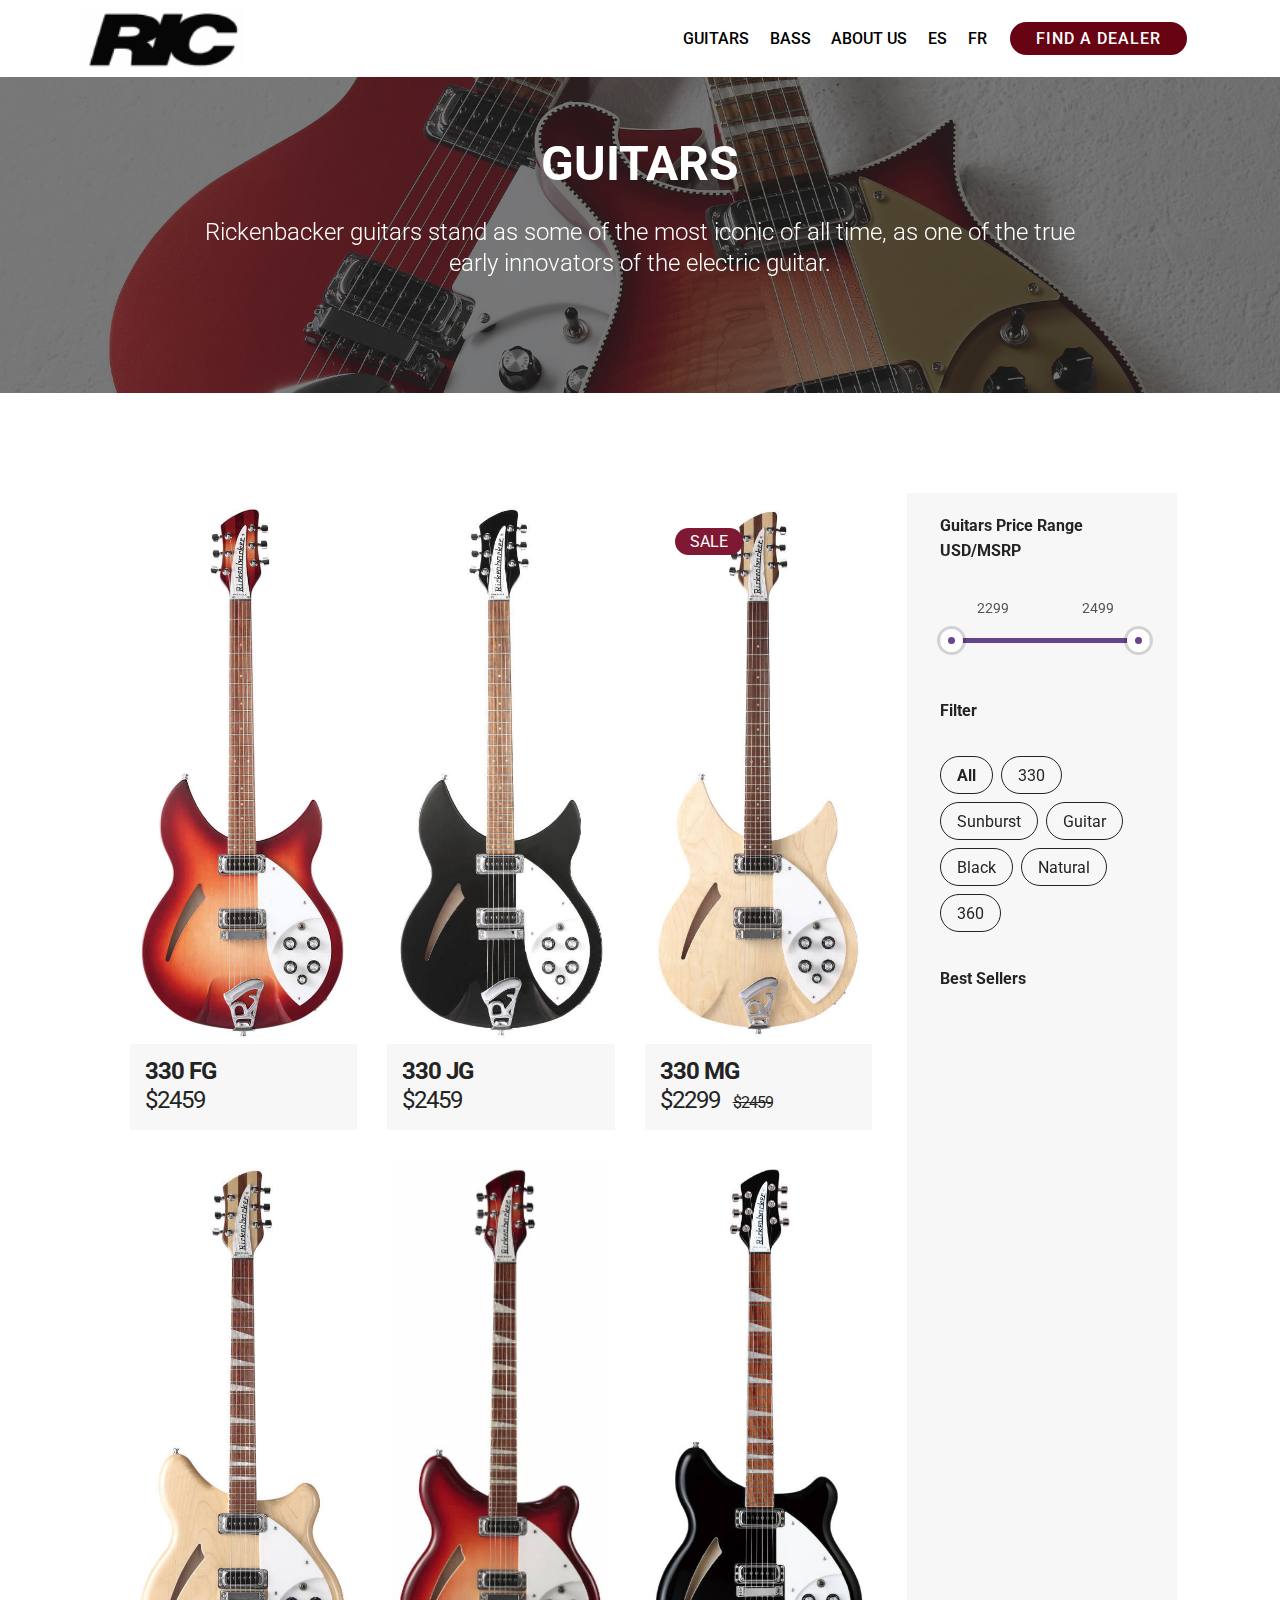
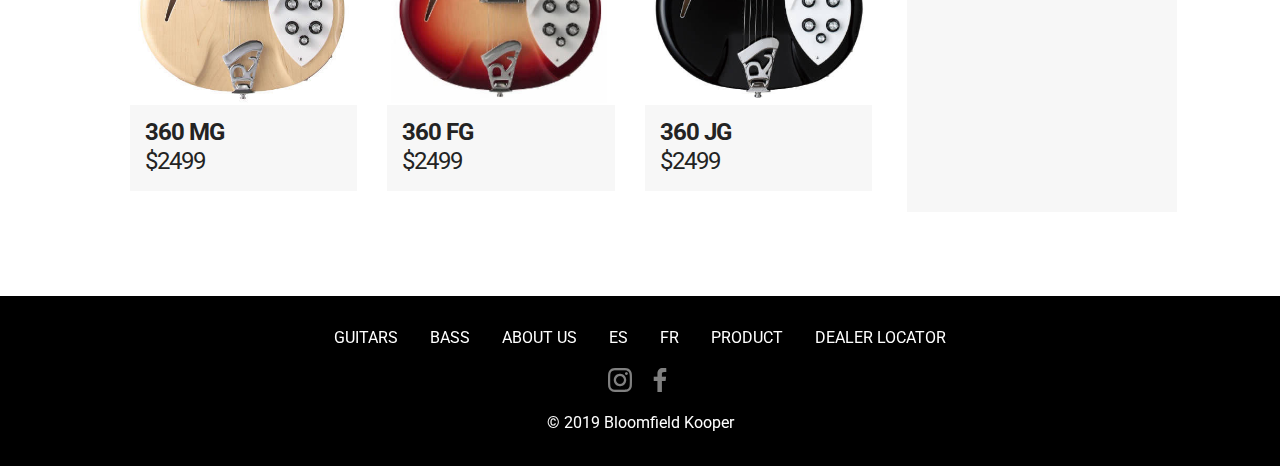
<file: guitars.html>
<!DOCTYPE html>
<html  >
<head>
  
  <meta charset="UTF-8">
  <meta http-equiv="X-UA-Compatible" content="IE=edge">
  
  <meta name="viewport" content="width=device-width, initial-scale=1, minimum-scale=1">
  <link rel="shortcut icon" href="assets/images/capture-decran-le-2019-04-23-a-13.59.42-110x120.png" type="image/x-icon">
  <meta name="description" content="Rickenbacker guitars stand as some of the most iconic of all time, as one of the true early innovators of the electric guitar.">
  
  <title>RICKENBACKER - GUITARS</title>
  <link rel="stylesheet" href="assets/web/assets/mobirise-icons/mobirise-icons.css">
  <link rel="stylesheet" href="assets/tether/tether.min.css">
  <link rel="stylesheet" href="assets/soundcloud-plugin/style.css">
  <link rel="stylesheet" href="assets/bootstrap/css/bootstrap.min.css">
  <link rel="stylesheet" href="assets/bootstrap/css/bootstrap-grid.min.css">
  <link rel="stylesheet" href="assets/bootstrap/css/bootstrap-reboot.min.css">
  <link rel="stylesheet" href="assets/socicon/css/styles.css">
  <link rel="stylesheet" href="assets/dropdown/css/style.css">
  <link rel="stylesheet" href="assets/theme/css/style.css">
  <link rel="stylesheet" href="assets/gallery/style.css">
  <link rel="stylesheet" href="assets/mobirise/css/mbr-additional.css" type="text/css">
  
  
  
</head>
<body>
  <section class="menu cid-roLki4LQ29" once="menu" id="menu2-1z">

    

    <nav class="navbar navbar-expand beta-menu navbar-dropdown align-items-center navbar-fixed-top navbar-toggleable-sm">
        <button class="navbar-toggler navbar-toggler-right" type="button" data-toggle="collapse" data-target="#navbarSupportedContent" aria-controls="navbarSupportedContent" aria-expanded="false" aria-label="Toggle navigation">
            <div class="hamburger">
                <span></span>
                <span></span>
                <span></span>
                <span></span>
            </div>
        </button>
        <div class="menu-logo">
            <div class="navbar-brand">
                <span class="navbar-logo">
                    <a href="index.html">
                        <img src="assets/images/index-copie-122x45.png" alt="Mobirise" title="" style="height: 3.8rem;">
                    </a>
                </span>
                
            </div>
        </div>
        <div class="collapse navbar-collapse" id="navbarSupportedContent">
            <ul class="navbar-nav nav-dropdown" data-app-modern-menu="true"><li class="nav-item">
                    <a class="nav-link link text-black display-4" href="guitars.html">
                        GUITARS</a>
                </li><li class="nav-item"><a class="nav-link link text-black display-4" href="bass.html">BASS</a></li>
                <li class="nav-item"><a class="nav-link link text-black display-4" href="page3.html">
                        ABOUT US</a></li><li class="nav-item"><a class="nav-link link text-black display-4" href="index.html">ES</a></li><li class="nav-item"><a class="nav-link link text-black display-4" href="index.html">FR</a></li></ul>
            <div class="navbar-buttons mbr-section-btn"><a class="btn btn-sm btn-primary display-4" href="dealerlocator.html">
                    
                    FIND A DEALER</a></div>
        </div>
    </nav>
</section>

<section class="header1 cid-rounASBcJY mbr-parallax-background" id="header1-1i">

    

    <div class="mbr-overlay" style="opacity: 0.6; background-color: rgb(35, 35, 35);">
    </div>

    <div class="container">
        <div class="row justify-content-md-center">
            <div class="mbr-white col-md-10">
                <h1 class="mbr-section-title align-center mbr-bold pb-3 mbr-fonts-style display-2">
                    GUITARS</h1>
                <h3 class="mbr-section-subtitle align-center mbr-light pb-3 mbr-fonts-style display-5">Rickenbacker guitars stand as some of the most iconic of all time, as one of the true early innovators of the electric guitar.</h3>
                
                
            </div>
        </div>
    </div>

</section>

<section class="mbr-gallery cid-rotGYnVvyB" id="shop1-u">

    

    <!-- <div class="big-container"> -->
    <div class="container">
        <div class="mbr-shop" show-sidebar=""><!-- Shop Gallery --><div class="row col-md-12"><div class="wrapper-shop-items col-xl-9"><div class="mbr-gallery-row"><div><div class="shop-items"><div class="mbr-gallery-item" data-tags="330, Sunburst, Guitar" data-slide-to="0" data-seller="false" data-price="2459" data-oldprice="156"><div class="item_overlay" data-toggle="modal"></div><div class="galleryItem" data-toggle="modal"><div class="style_overlay"></div><div class="img_wraper"><img src="assets/images/rickenbacker-330-fg-432x1037-432x1037.jpg" alt="" title=""></div><span class="onsale mbr-fonts-style display-4" data-onsale="false" style="display: none;">SALE</span><div class="sidebar_wraper"><h4 class="item-title mbr-fonts-style mbr-text display-5">330 FG</h4><div class="price-block"><span class="shop-item-price mbr-fonts-style display-5"><span style="font-weight: normal;">$2459</span></span><span class="oldprice mbr-fonts-style display-7" style="display: none;">$156</span></div><div class="card-description"><div>•	Thinline semi acoustic guitar
</div><div>•	Maple body
</div><div>•	Set-in maple neck
</div><div>•	Caribbean rosewood fretboard (Metopium brownei)
</div><div>•	24 Frets
</div><div>•	629 mm Scale length</div><div>
•	41.4 mm Nut width
</div><div>•	Schaller machine heads
</div><div>•	2 Hi-gain single coil pickups</div><div>
•	Weight: approx. 3.6 kg
</div><div>•	Colour: Fireglo
</div><div>•	Case included
</div></div><div class="mbr-section-btn" buttons="0" style="display: none;"><a href="Product.html" class="btn btn-primary display-7">LEARN MORE</a></div></div></div></div><div class="mbr-gallery-item" data-tags="330, Black, Guitar" data-slide-to="1" data-seller="false" data-price="2459" data-oldprice="64"><div class="item_overlay" data-toggle="modal"></div><div class="galleryItem" data-toggle="modal"><div class="style_overlay"></div><div class="img_wraper"><img src="assets/images/rickenbacker-330-jb-432x1037-432x1037.jpg" alt="" title=""></div><span class="onsale mbr-fonts-style display-4" data-onsale="false" style="display: none;">SALE</span><div class="sidebar_wraper"><h4 class="item-title mbr-fonts-style mbr-text display-5">330 JG</h4><div class="price-block"><span class="shop-item-price mbr-fonts-style display-5"><span style="font-weight: normal;">$2459</span></span><span class="oldprice mbr-fonts-style display-7" style="display: none;">$64</span></div><div class="card-description"><p>•	Body shape: Thinline semi acoustic
</p><p>•	Body: Maple
</p><p>•	Set-in neck: Maple
</p><p>•	Fretboard: Caribbean Rosewood (Metopium brownei)
</p><p>•	Dot inlays
</p><p>•	24 Frets
</p><p>•	Scale: 629 mm
</p><p>•	Nut width: 41.4 mm</p><p>
•	Pickup: 2 Hi-gain single coils</p><p>
•	Schaller machine heads
</p><p>•	Weight: 3.6 kg
•	Colour: Jetglo
</p><p>•	Case included</p></div><div class="mbr-section-btn" buttons="0" style="display: none;"><a href="Product.html" class="btn btn-primary display-7">LEARN MORE</a></div></div></div></div><div class="mbr-gallery-item" data-tags="330, Natural, Guitar" data-slide-to="2" data-seller="false" data-price="2299" data-oldprice="2459"><div class="item_overlay" data-toggle="modal"></div><div class="galleryItem" data-toggle="modal"><div class="style_overlay"></div><div class="img_wraper"><img src="assets/images/rickenbacker-330-mg-432x1037-432x1037.jpg" alt="" title=""></div><span class="onsale mbr-fonts-style display-4" data-onsale="true">SALE</span><div class="sidebar_wraper"><h4 class="item-title mbr-fonts-style mbr-text display-5">330 MG</h4><div class="price-block"><span class="shop-item-price mbr-fonts-style display-5"><span style="font-weight: normal;">$2299</span></span><span class="oldprice mbr-fonts-style display-7">$2459</span></div><div class="card-description"><p>•	Thinline semi acoustic guitar
</p><p>•	Maple body
</p><p>•	Set-in maple neck</p><p>
•	Caribbean rosewood fretboard (Metopium brownei)
</p><p>•	24 Frets
</p><p>•	629 mm Scale length
</p><p>•	41.4 mm Nut width</p><p>•	Schaller machine heads</p><p>
•	2 Hi-gain single coil pickups</p><p>
•	Weight: approx. 3.6 kg
</p><p>•	Colour: Mapleglo
</p><p>•	Case included</p></div><div class="mbr-section-btn" buttons="0" style="display: none;"><a href="Product.html" class="btn btn-primary display-7">LEARN MORE</a></div></div></div></div><div class="mbr-gallery-item" data-tags="360, Natural, Guitar" data-slide-to="3" data-seller="false" data-price="2499" data-oldprice="106"><div class="item_overlay" data-toggle="modal"></div><div class="galleryItem" data-toggle="modal"><div class="style_overlay"></div><div class="img_wraper"><img src="assets/images/rickenbacker-360-mg-432x1037-432x1037.jpg" alt="" title=""></div><span class="onsale mbr-fonts-style display-4" data-onsale="false" style="display: none;">SALE</span><div class="sidebar_wraper"><h4 class="item-title mbr-fonts-style mbr-text display-5">360 MG</h4><div class="price-block"><span class="shop-item-price mbr-fonts-style display-5"><span style="font-weight: normal;">$2499</span></span><span class="oldprice mbr-fonts-style display-7" style="display: none;">$106</span></div><div class="card-description"><p>•	12-String Thinline SemiAcoustic Guitar
</p><p>•	Maple body</p><p>
•	Glued maple neck
</p><p>•	Bubinga (Guibourtia demeusei) fretboard (with Triangle Inlays)
</p><p>•	24x Frets
</p><p>•	629 mm scale
</p><p>•	41.4 mm Nut width
</p><p>•	Schaller machine heads
</p><p>•	2 Hi-gain pickups</p><p>
•	Weight approx .: 3.6 kg
</p><p>•	Colour: Mapleglo
</p><p>•	Incl. Case
<br></p></div><div class="mbr-section-btn" buttons="0" style="display: none;"><a href="Product.html" class="btn btn-primary display-7">LEARN MORE</a></div></div></div></div><div class="mbr-gallery-item" data-tags="360, Guitar, Sunburst" data-slide-to="4" data-seller="false" data-price="2499" data-oldprice="106"><div class="item_overlay" data-toggle="modal"></div><div class="galleryItem" data-toggle="modal"><div class="style_overlay"></div><div class="img_wraper"><img src="assets/images/rickenbacker-360-fg-432x1037-432x1037.jpg" alt="" title=""></div><span class="onsale mbr-fonts-style display-4" data-onsale="false" style="display: none;">SALE</span><div class="sidebar_wraper"><h4 class="item-title mbr-fonts-style mbr-text display-5">360 FG</h4><div class="price-block"><span class="shop-item-price mbr-fonts-style display-5"><span style="font-weight: normal;">$2499</span></span><span class="oldprice mbr-fonts-style display-7" style="display: none;">$106</span></div><div class="card-description"><p>•	Body shape: Thinline Semi Acoustic</p><p>
•	Body: Maple
</p><p>•	Set-in neck: Maple
</p><p>•	Fingerboard: Caribbean Rosewood (Metopium Brownei)</p><p>
•	Triangle fretboard inlays
</p><p>•	24 Frets
</p><p>•	Scale: 629 mm
</p><p>•	Nut width: 41.4 mm
</p><p>•	Pickups: 2 Hi-gain single coils
</p><p>•	Schaller machine heads
</p><p>•	Weight: 3.6 kg
</p><p>•	Colour: Fireglo</p><p>
•	Case included</p></div><div class="mbr-section-btn" buttons="0" style="display: none;"><a href="Product.html" class="btn btn-primary display-7">LEARN MORE</a></div></div></div></div><div class="mbr-gallery-item" data-tags="360, Black, Guitar" data-slide-to="5" data-seller="false" data-price="2499" data-oldprice="106"><div class="item_overlay" data-toggle="modal"></div><div class="galleryItem" data-toggle="modal"><div class="style_overlay"></div><div class="img_wraper"><img src="assets/images/rickenbacker-360-jg-432x1037-432x1037.jpg" alt="" title=""></div><span class="onsale mbr-fonts-style display-4" data-onsale="false" style="display: none;">SALE</span><div class="sidebar_wraper"><h4 class="item-title mbr-fonts-style mbr-text display-5">360 JG</h4><div class="price-block"><span class="shop-item-price mbr-fonts-style display-5"><span style="font-weight: normal;">$2499</span></span><span class="oldprice mbr-fonts-style display-7" style="display: none;">$106</span></div><div class="card-description"><p>•	Build: Thinline semi-acoustic
</p><p>•	Maple body
</p><p>•	Set-in maple neck
</p><p>•	Fretboard: Caribbean Rosewood (Metopium Brownei)
</p><p>•	Triangle inlays
</p><p>•	24 Frets
</p><p>•	Scale: 629 mm</p><p>
•	Nut width: 41.4 mm
</p><p>•	2 Hi-gain pickups single coils
</p><p>•	Schaller machine heads
</p><p>•	Weight: approx. 3.6 kg
</p><p>•	Colour: Jetglo</p><p>
•	Incl. case
</p></div><div class="mbr-section-btn" buttons="0" style="display: none;"><a href="Product.html" class="btn btn-primary display-7">LEARN MORE</a></div></div></div></div></div></div><div class="clearfix"></div></div></div><div class="col-xl-3 sidebar"><div class="sidebar-background"></div><div class="sidebar-block container bestseller-block"><h4 class="sidebar-title mbr-fonts-style mbr-text display-7">Best Sellers</h4><div class="bestsellers col-md-12" onselectstart="return false"></div></div><div class="sidebar-block container range-slider"><h4 class="sidebar-title mbr-fonts-style mbr-text display-7">Guitars Price Range<br>USD/MSRP</h4><div class="filter-cost" onselectstart="return false"><div class="price-controls"><label class="min-price"><input class="min-input" type="text" value="auto" name="min"></label><label class="max-price"><input class="max-input" type="text" value="auto" name="max"></label></div><div class="range-controls"><div class="scale"><div class="bar"></div></div><div class="toggle min-toggle"></div><div class="toggle max-toggle"></div></div></div> <div class="price-range mbr-section-btn" buttons="0"><a class="btn btn-sm btn-primary" href="">Filter</a></div><div class="price-range-reset mbr-section-btn" buttons="0"><a class="btn btn-sm btn-secondary" href="">Show all</a></div></div><div class="sidebar-block container sidebar-categories"><h4 class="sidebar-title mbr-fonts-style mbr-text display-7">Filter</h4><div class="categories col-md-12"><div class="categories-titles"><!-- Filter --><div class="mbr-gallery-filter mbr-shop-filter container gallery-filter-active"><ul buttons="0"><li class="mbr-gallery-filter-all active display-7">All</li> </ul></div></div></div></div></div></div><!-- Lightbox --><div class="shopItemsModal_wraper" style="z-index: 100;"><div class="shopItemsModalBg"></div><div class="shopItemsModal row"><div class="col-md-6 image-modal"></div><div class="col-md-6 text-modal"></div><div class="closeModal"><div class="close-modal-wrapper"></div></div></div></div></div>
    </div>

</section>

<section once="" class="cid-roLkikch1a" id="footer7-20">

    

    

    <div class="container">
        <div class="media-container-row align-center mbr-white">
            <div class="row row-links">
                <ul class="foot-menu">
                    
                    
                    
                    
                    
                <li class="foot-menu-item mbr-fonts-style display-7"><a href="guitars.html" class="text-white">GUITARS</a></li><li class="foot-menu-item mbr-fonts-style display-7"><a class="text-white mbr-bold" href="bass.html" style="font-weight: normal;"></a><a href="bass.html" class="text-white">BASS</a></li><li class="foot-menu-item mbr-fonts-style display-7"><a class="text-white mbr-bold" href="page3.html" style="font-weight: normal;"></a><a href="page3.html" class="text-white">ABOUT US</a></li><li class="foot-menu-item mbr-fonts-style display-7"><a class="text-white mbr-bold" href="index.html" style="font-weight: normal;"></a><a href="index.html" class="text-white">ES</a></li><li class="foot-menu-item mbr-fonts-style display-7"><a class="text-white mbr-bold" href="index.html" style="font-weight: normal;"></a><a href="index.html" class="text-white">FR</a></li><li class="foot-menu-item mbr-fonts-style display-7"><a class="text-white mbr-bold" href="index.html" style="font-weight: normal;"></a><a href="Product.html" class="text-white"></a><a href="Product.html" class="text-white">PRODUCT</a></li><li class="foot-menu-item mbr-fonts-style display-7"><a class="text-white mbr-bold" href="index.html" style="font-weight: normal;"></a><a href="Product.html" class="text-white"></a><a href="dealerlocator.html" class="text-white">DEALER LOCATOR</a></li></ul>
            </div>
            <div class="row social-row">
                <div class="social-list align-right pb-2">
                    
                    
                    
                    
                    
                    
                <div class="soc-item">
                        <a href="http://instagram.com/yulnetwork" target="_blank">
                            <span class="mbr-iconfont mbr-iconfont-social socicon-instagram socicon" style="color: rgb(255, 255, 255); fill: rgb(255, 255, 255);"></span>
                        </a>
                    </div><div class="soc-item">
                        <a href="https://www.facebook.com/ricguitars" target="_blank">
                            <span class="mbr-iconfont mbr-iconfont-social socicon-facebook socicon" style="color: rgb(255, 255, 255); fill: rgb(255, 255, 255);"></span>
                        </a>
                    </div></div>
            </div>
            <div class="row row-copirayt">
                <p class="mbr-text mb-0 mbr-fonts-style mbr-white align-center display-7">© 2019 <a href="https://www.bloomfieldkooper.com/" target="_blank" class="text-white">Bloomfield Kooper</a></p>
            </div>
        </div>
    </div>
</section>


  <script src="assets/web/assets/jquery/jquery.min.js"></script>
  <script src="assets/popper/popper.min.js"></script>
  <script src="assets/tether/tether.min.js"></script>
  <script src="assets/bootstrap/js/bootstrap.min.js"></script>
  <script src="assets/smoothscroll/smooth-scroll.js"></script>
  <script src="assets/mobirise-shop/script.js"></script>
  <script src="assets/touchswipe/jquery.touch-swipe.min.js"></script>
  <script src="assets/dropdown/js/script.min.js"></script>
  <script src="assets/parallax/jarallax.min.js"></script>
  <script src="assets/theme/js/script.js"></script>
  <script src="assets/gallery/player.min.js"></script>
  <script src="assets/gallery/script.js"></script>
  
  
</body>
</html>
</file>
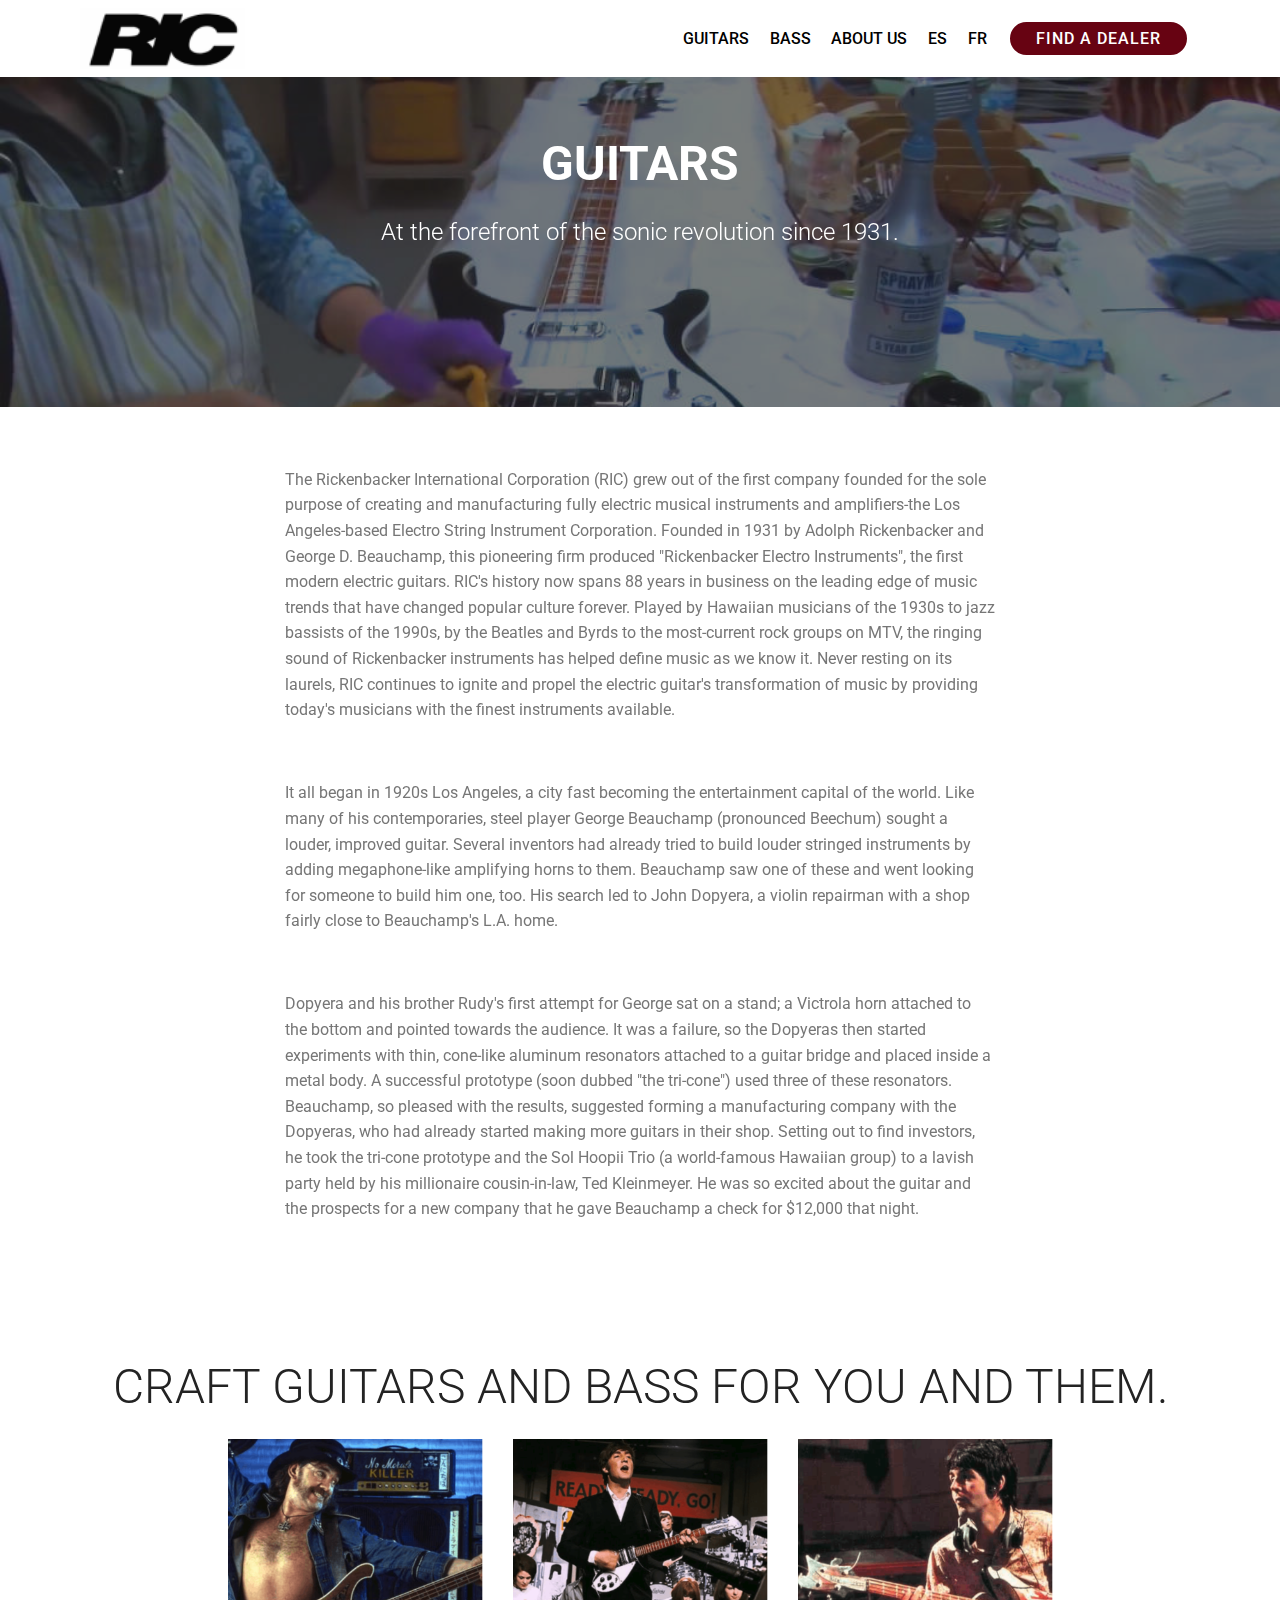
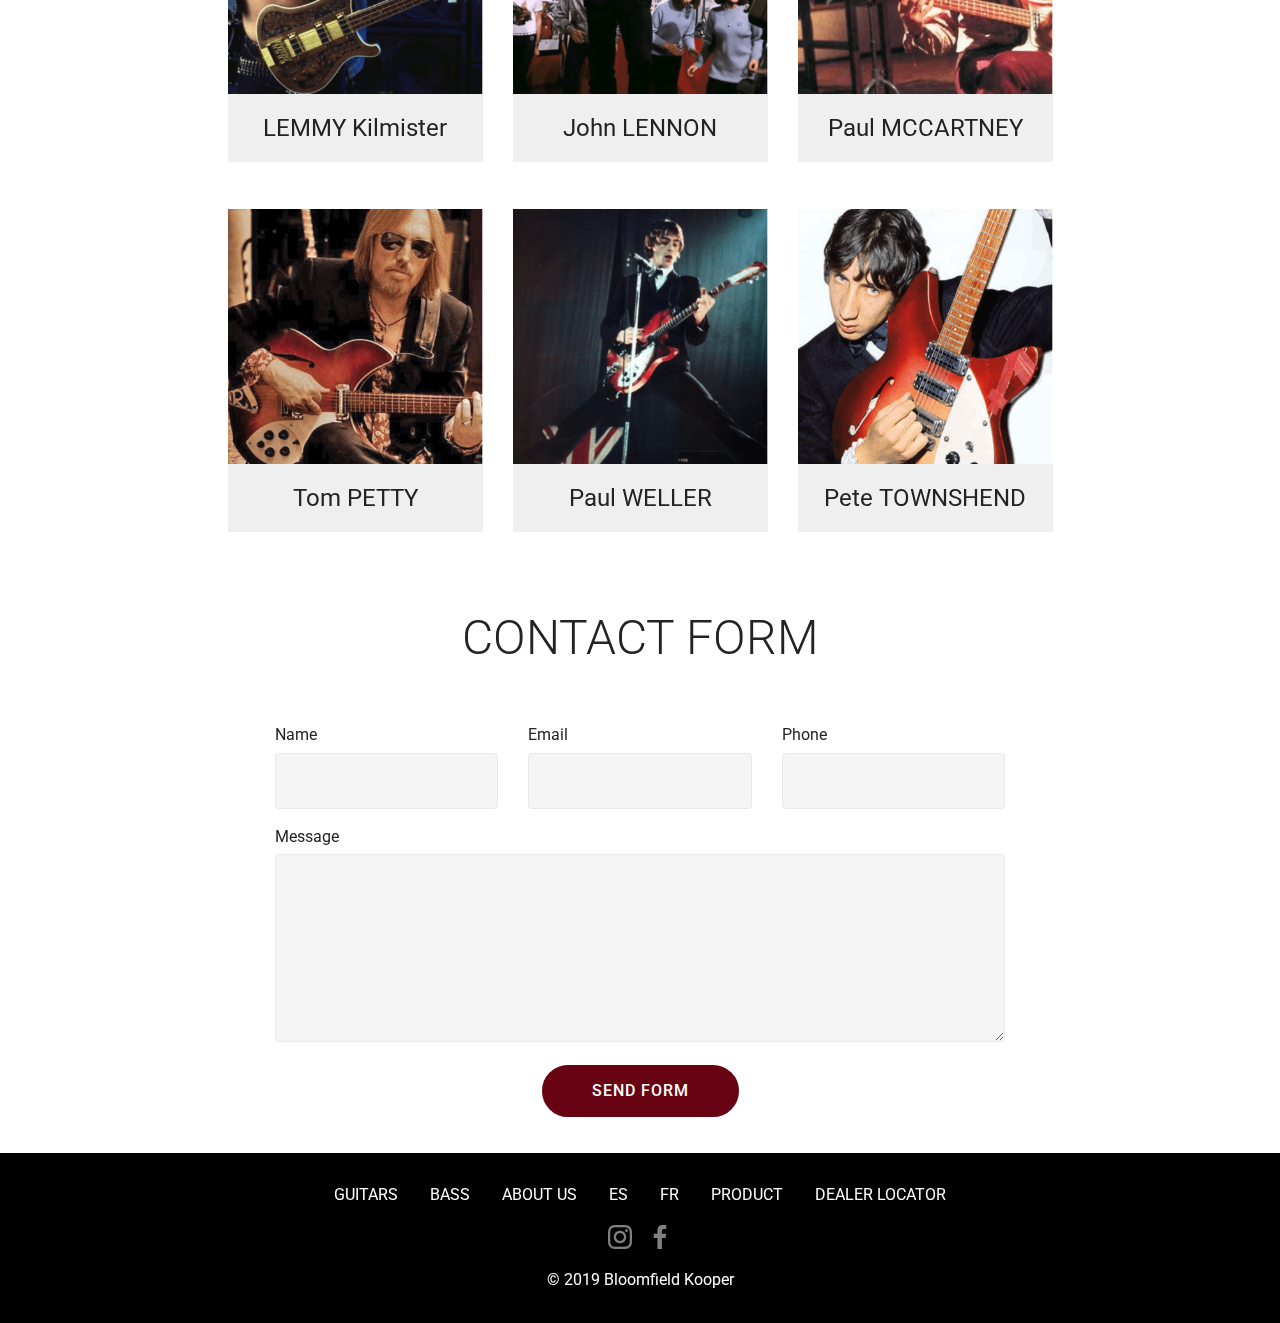
<file: page3.html>
<!DOCTYPE html>
<html  >
<head>
  
  <meta charset="UTF-8">
  <meta http-equiv="X-UA-Compatible" content="IE=edge">
  
  <meta name="viewport" content="width=device-width, initial-scale=1, minimum-scale=1">
  <link rel="shortcut icon" href="assets/images/capture-decran-le-2019-04-23-a-13.59.42-110x120.png" type="image/x-icon">
  <meta name="description" content="Site Creator Description">
  
  <title>RICKENBACKER - ABOUT US</title>
  <link rel="stylesheet" href="assets/web/assets/mobirise-icons/mobirise-icons.css">
  <link rel="stylesheet" href="assets/tether/tether.min.css">
  <link rel="stylesheet" href="assets/soundcloud-plugin/style.css">
  <link rel="stylesheet" href="assets/bootstrap/css/bootstrap.min.css">
  <link rel="stylesheet" href="assets/bootstrap/css/bootstrap-grid.min.css">
  <link rel="stylesheet" href="assets/bootstrap/css/bootstrap-reboot.min.css">
  <link rel="stylesheet" href="assets/dropdown/css/style.css">
  <link rel="stylesheet" href="assets/socicon/css/styles.css">
  <link rel="stylesheet" href="assets/theme/css/style.css">
  <link rel="stylesheet" href="assets/mobirise/css/mbr-additional.css" type="text/css">
  
  
  
</head>
<body>
  <section class="menu cid-roLkgbRmvJ" once="menu" id="menu2-1x">

    

    <nav class="navbar navbar-expand beta-menu navbar-dropdown align-items-center navbar-fixed-top navbar-toggleable-sm">
        <button class="navbar-toggler navbar-toggler-right" type="button" data-toggle="collapse" data-target="#navbarSupportedContent" aria-controls="navbarSupportedContent" aria-expanded="false" aria-label="Toggle navigation">
            <div class="hamburger">
                <span></span>
                <span></span>
                <span></span>
                <span></span>
            </div>
        </button>
        <div class="menu-logo">
            <div class="navbar-brand">
                <span class="navbar-logo">
                    <a href="index.html">
                        <img src="assets/images/index-copie-122x45.png" alt="Mobirise" title="" style="height: 3.8rem;">
                    </a>
                </span>
                
            </div>
        </div>
        <div class="collapse navbar-collapse" id="navbarSupportedContent">
            <ul class="navbar-nav nav-dropdown" data-app-modern-menu="true"><li class="nav-item">
                    <a class="nav-link link text-black display-4" href="guitars.html">
                        GUITARS</a>
                </li><li class="nav-item"><a class="nav-link link text-black display-4" href="bass.html">BASS</a></li>
                <li class="nav-item"><a class="nav-link link text-black display-4" href="page3.html">
                        ABOUT US</a></li><li class="nav-item"><a class="nav-link link text-black display-4" href="index.html">ES</a></li><li class="nav-item"><a class="nav-link link text-black display-4" href="index.html">FR</a></li></ul>
            <div class="navbar-buttons mbr-section-btn"><a class="btn btn-sm btn-primary display-4" href="dealerlocator.html">
                    
                    FIND A DEALER</a></div>
        </div>
    </nav>
</section>

<section class="header1 cid-rou5Abk9rz mbr-parallax-background" id="header1-10">

    

    <div class="mbr-overlay" style="opacity: 0.6; background-color: rgb(35, 35, 35);">
    </div>

    <div class="container">
        <div class="row justify-content-md-center">
            <div class="mbr-white col-md-10">
                <h1 class="mbr-section-title align-center mbr-bold pb-3 mbr-fonts-style display-2">
                    GUITARS</h1>
                <h3 class="mbr-section-subtitle align-center mbr-light pb-3 mbr-fonts-style display-5">At the forefront of the sonic revolution since 1931.</h3>
                
                
            </div>
        </div>
    </div>

</section>

<section class="mbr-section article content1 cid-rou5Fxfb6l" id="content1-11">
    
     

    <div class="container">
        <div class="media-container-row">
            <div class="mbr-text col-12 mbr-fonts-style display-7 col-md-8"><p>The Rickenbacker International Corporation (RIC) grew out of the first company founded for the sole purpose of creating and manufacturing fully electric musical instruments and amplifiers-the Los Angeles-based Electro String Instrument Corporation. Founded in 1931 by Adolph Rickenbacker and George D. Beauchamp, this pioneering firm produced "Rickenbacker Electro Instruments", the first modern electric guitars. RIC's history now spans 88 years in business on the leading edge of music trends that have changed popular culture forever. Played by Hawaiian musicians of the 1930s to jazz bassists of the 1990s, by the Beatles and Byrds to the most-current rock groups on MTV, the ringing sound of Rickenbacker instruments has helped define music as we know it. Never resting on its laurels, RIC continues to ignite and propel the electric guitar's transformation of music by providing today's musicians with the finest instruments available.</p><p><br></p><p>It all began in 1920s Los Angeles, a city fast becoming the entertainment capital of the world. Like many of his contemporaries, steel player George Beauchamp (pronounced Beechum) sought a louder, improved guitar. Several inventors had already tried to build louder stringed instruments by adding megaphone-like amplifying horns to them. Beauchamp saw one of these and went looking for someone to build him one, too. His search led to John Dopyera, a violin repairman with a shop fairly close to Beauchamp's L.A. home.</p><p><br></p><p>Dopyera and his brother Rudy's first attempt for George sat on a stand; a Victrola horn attached to the bottom and pointed towards the audience. It was a failure, so the Dopyeras then started experiments with thin, cone-like aluminum resonators attached to a guitar bridge and placed inside a metal body. A successful prototype (soon dubbed "the tri-cone") used three of these resonators. Beauchamp, so pleased with the results, suggested forming a manufacturing company with the Dopyeras, who had already started making more guitars in their shop. Setting out to find investors, he took the tri-cone prototype and the Sol Hoopii Trio (a world-famous Hawaiian group) to a lavish party held by his millionaire cousin-in-law, Ted Kleinmeyer. He was so excited about the guitar and the prospects for a new company that he gave Beauchamp a check for $12,000 that night.</p></div>
        </div>
    </div>
</section>

<section class="team1 cid-rou5L3MYBr" id="team1-12">
    
    
    
    <div class="container align-center">
        <h2 class="pb-3 mbr-fonts-style mbr-section-title display-2">
            CRAFT GUITARS AND BASS FOR YOU AND THEM.</h2>
        
        <div class="row media-row">
            
        <div class="team-item col-lg-3 col-md-6">
                <div class="item-image">
                    <img src="assets/images/artists-lemmy-1-399x399.png" alt="" title="">
                </div>
                <div class="item-caption py-3">
                    <div class="item-name px-2">
                        <p class="mbr-fonts-style display-5">
                           LEMMY Kilmister</p>
                    </div>
                    
                    
                </div>
            </div><div class="team-item col-lg-3 col-md-6">
                <div class="item-image">
                    <img src="assets/images/artists-lennon-399x399.png" alt="" title="">
                </div>
                <div class="item-caption py-3">
                    <div class="item-name px-2">
                        <p class="mbr-fonts-style display-5">
                           John LENNON</p>
                    </div>
                    
                    
                </div>
            </div><div class="team-item col-lg-3 col-md-6">
                <div class="item-image">
                    <img src="assets/images/artists-mccartney-1-399x399.png" alt="" title="">
                </div>
                <div class="item-caption py-3">
                    <div class="item-name px-2">
                        <p class="mbr-fonts-style display-5">
                           Paul MCCARTNEY</p>
                    </div>
                    
                    
                </div>
            </div></div>    
    </div>
</section>

<section class="team1 cid-roud9QeyMf" id="team1-1a">
    
    
    
    <div class="container align-center">
        
        
        <div class="row media-row">
            
        <div class="team-item col-lg-3 col-md-6">
                <div class="item-image">
                    <img src="assets/images/artists-petty-399x399.png" alt="" title="">
                </div>
                <div class="item-caption py-3">
                    <div class="item-name px-2">
                        <p class="mbr-fonts-style display-5">
                           Tom PETTY</p>
                    </div>
                    
                    
                </div>
            </div><div class="team-item col-lg-3 col-md-6">
                <div class="item-image">
                    <img src="assets/images/artists-weller-399x399.png" alt="" title="">
                </div>
                <div class="item-caption py-3">
                    <div class="item-name px-2">
                        <p class="mbr-fonts-style display-5">
                           Paul WELLER</p>
                    </div>
                    
                    
                </div>
            </div><div class="team-item col-lg-3 col-md-6">
                <div class="item-image">
                    <img src="assets/images/artists-townshend-399x399.png" alt="" title="">
                </div>
                <div class="item-caption py-3">
                    <div class="item-name px-2">
                        <p class="mbr-fonts-style display-5">
                           Pete TOWNSHEND</p>
                    </div>
                    
                    
                </div>
            </div></div>    
    </div>
</section>

<section class="mbr-section form1 cid-roubQEDqfc" id="form1-19">

    

    
    <div class="container">
        <div class="row justify-content-center">
            <div class="title col-12 col-lg-8">
                <h2 class="mbr-section-title align-center pb-3 mbr-fonts-style display-2">
                    CONTACT FORM
                </h2>
                
            </div>
        </div>
    </div>
    <div class="container">
        <div class="row justify-content-center">
            <div class="media-container-column col-lg-8" data-form-type="formoid">
                <!---Formbuilder Form--->
                <form action="https://mobirise.com/" method="POST" class="mbr-form form-with-styler" data-form-title="Mobirise Form"><input type="hidden" name="email" data-form-email="true" value="f14Srwyd7dl1fCO5xifJHfc+CwkPKhyiZePqpmAzyiacT3XFdItn8oT3GsF9qeAIpi+m5jjRShD0UTSu+LtjIpWJ4qYxBnc8WP0UmdjB8BzyWdRMb7oRorRBkHuu/Foe">
                    <div class="row row-sm-offset">
                        <div hidden="hidden" data-form-alert="" class="alert alert-success col-12">Thanks for filling out the form!</div>
                        <div hidden="hidden" data-form-alert-danger="" class="alert alert-danger col-12">
                        </div>
                    </div>
                    <div class="dragArea row row-sm-offset">
                        <div class="col-md-4  form-group" data-for="name">
                            <label for="name-form1-19" class="form-control-label mbr-fonts-style display-7">Name</label>
                            <input type="text" name="name" data-form-field="Name" required="required" class="form-control display-7" id="name-form1-19">
                        </div>
                        <div class="col-md-4  form-group" data-for="email">
                            <label for="email-form1-19" class="form-control-label mbr-fonts-style display-7">Email</label>
                            <input type="email" name="email" data-form-field="Email" required="required" class="form-control display-7" id="email-form1-19">
                        </div>
                        <div data-for="phone" class="col-md-4  form-group">
                            <label for="phone-form1-19" class="form-control-label mbr-fonts-style display-7">Phone</label>
                            <input type="tel" name="phone" data-form-field="Phone" class="form-control display-7" id="phone-form1-19">
                        </div>
                        <div data-for="message" class="col-md-12 form-group">
                            <label for="message-form1-19" class="form-control-label mbr-fonts-style display-7">Message</label>
                            <textarea name="message" data-form-field="Message" class="form-control display-7" id="message-form1-19"></textarea>
                        </div>
                        <div class="col-md-12 input-group-btn align-center"><button type="submit" class="btn btn-primary btn-form display-4">SEND FORM</button></div>
                    </div>
                </form><!---Formbuilder Form--->
            </div>
        </div>
    </div>
</section>

<section once="" class="cid-roLkgoWN8M" id="footer7-1y">

    

    

    <div class="container">
        <div class="media-container-row align-center mbr-white">
            <div class="row row-links">
                <ul class="foot-menu">
                    
                    
                    
                    
                    
                <li class="foot-menu-item mbr-fonts-style display-7"><a href="guitars.html" class="text-white">GUITARS</a></li><li class="foot-menu-item mbr-fonts-style display-7"><a class="text-white mbr-bold" href="bass.html" style="font-weight: normal;"></a><a href="bass.html" class="text-white">BASS</a></li><li class="foot-menu-item mbr-fonts-style display-7"><a class="text-white mbr-bold" href="page3.html" style="font-weight: normal;"></a><a href="page3.html" class="text-white">ABOUT US</a></li><li class="foot-menu-item mbr-fonts-style display-7"><a class="text-white mbr-bold" href="index.html" style="font-weight: normal;"></a><a href="index.html" class="text-white">ES</a></li><li class="foot-menu-item mbr-fonts-style display-7"><a class="text-white mbr-bold" href="index.html" style="font-weight: normal;"></a><a href="index.html" class="text-white">FR</a></li><li class="foot-menu-item mbr-fonts-style display-7"><a class="text-white mbr-bold" href="index.html" style="font-weight: normal;"></a><a href="Product.html" class="text-white"></a><a href="Product.html" class="text-white">PRODUCT</a></li><li class="foot-menu-item mbr-fonts-style display-7"><a class="text-white mbr-bold" href="index.html" style="font-weight: normal;"></a><a href="Product.html" class="text-white"></a><a href="dealerlocator.html" class="text-white">DEALER LOCATOR</a></li></ul>
            </div>
            <div class="row social-row">
                <div class="social-list align-right pb-2">
                    
                    
                    
                    
                    
                    
                <div class="soc-item">
                        <a href="http://instagram.com/yulnetwork" target="_blank">
                            <span class="mbr-iconfont mbr-iconfont-social socicon-instagram socicon" style="color: rgb(255, 255, 255); fill: rgb(255, 255, 255);"></span>
                        </a>
                    </div><div class="soc-item">
                        <a href="https://www.facebook.com/ricguitars" target="_blank">
                            <span class="mbr-iconfont mbr-iconfont-social socicon-facebook socicon" style="color: rgb(255, 255, 255); fill: rgb(255, 255, 255);"></span>
                        </a>
                    </div></div>
            </div>
            <div class="row row-copirayt">
                <p class="mbr-text mb-0 mbr-fonts-style mbr-white align-center display-7">© 2019 <a href="https://www.bloomfieldkooper.com/" target="_blank" class="text-white">Bloomfield Kooper</a></p>
            </div>
        </div>
    </div>
</section>


  <script src="assets/web/assets/jquery/jquery.min.js"></script>
  <script src="assets/popper/popper.min.js"></script>
  <script src="assets/tether/tether.min.js"></script>
  <script src="assets/bootstrap/js/bootstrap.min.js"></script>
  <script src="assets/smoothscroll/smooth-scroll.js"></script>
  <script src="assets/parallax/jarallax.min.js"></script>
  <script src="assets/dropdown/js/script.min.js"></script>
  <script src="assets/touchswipe/jquery.touch-swipe.min.js"></script>
  <script src="assets/theme/js/script.js"></script>
  <script src="assets/formoid/formoid.min.js"></script>
  
  
</body>
</html>
</file>
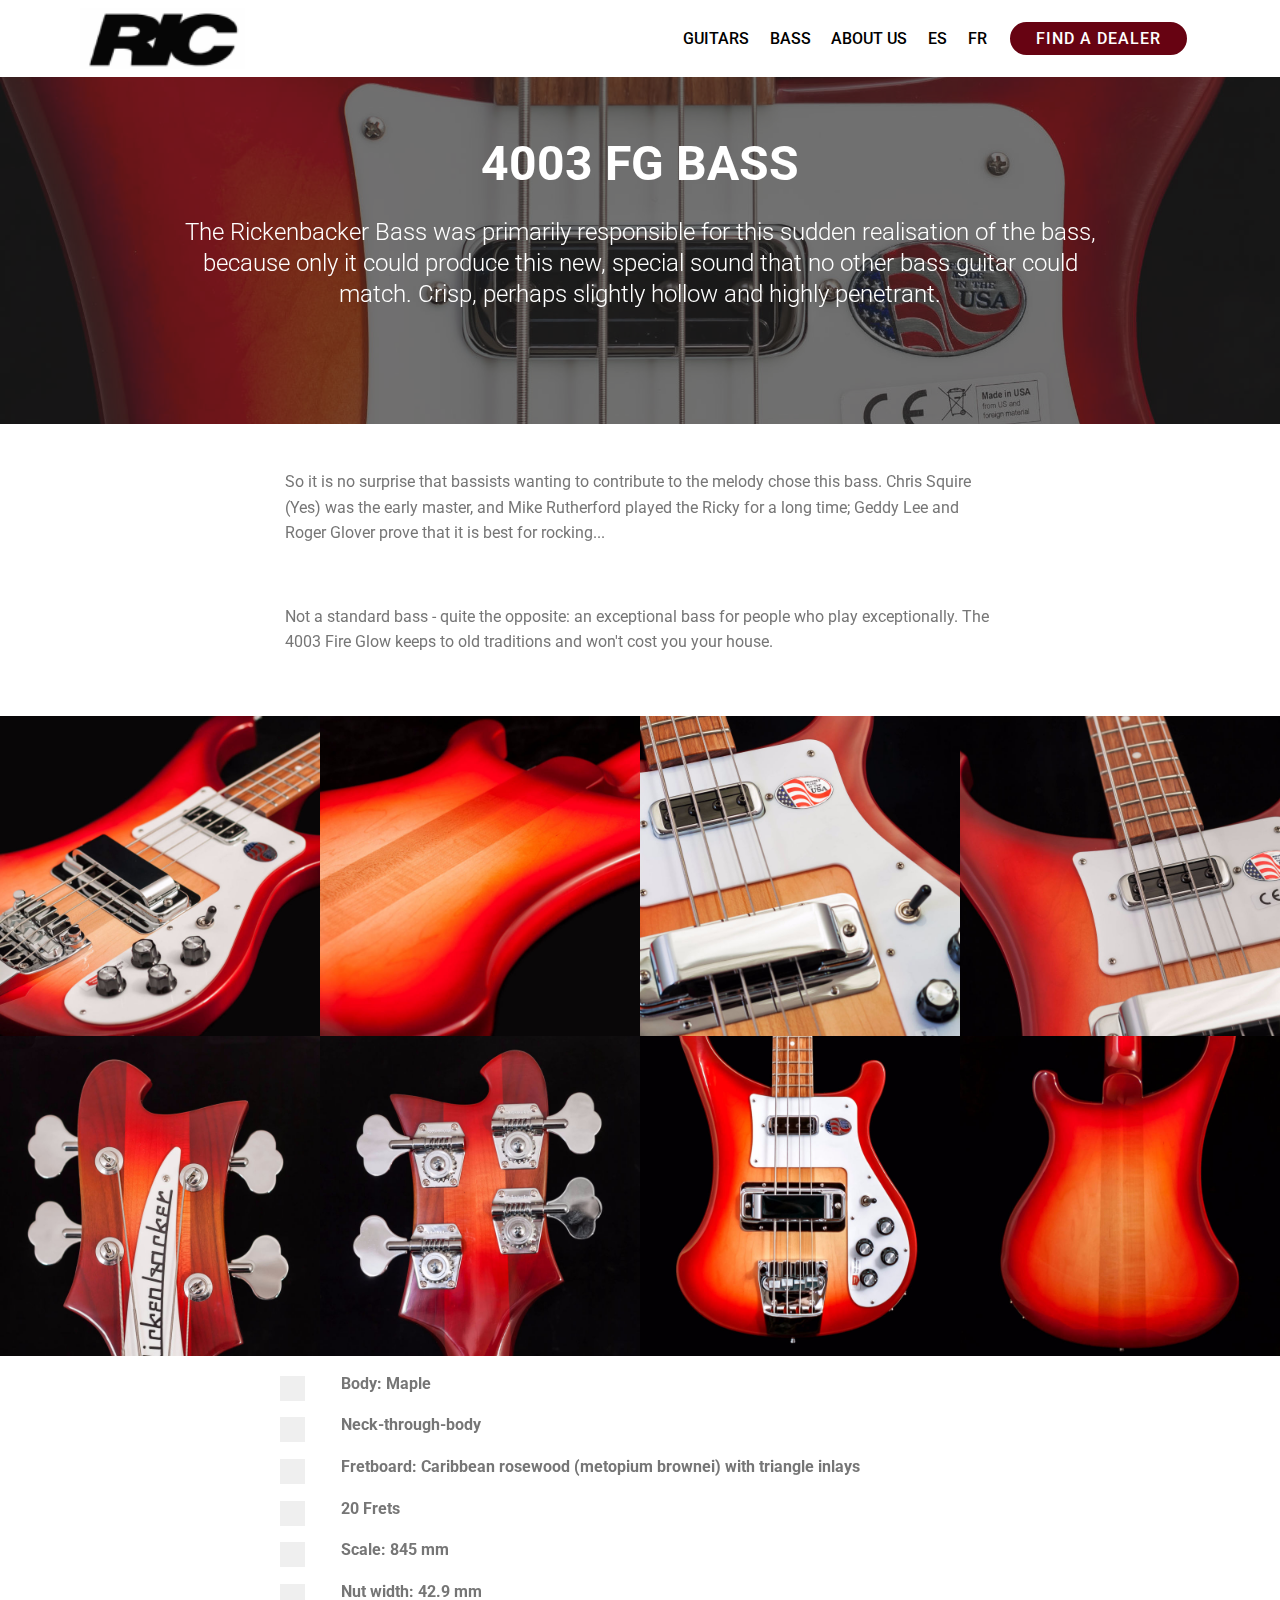
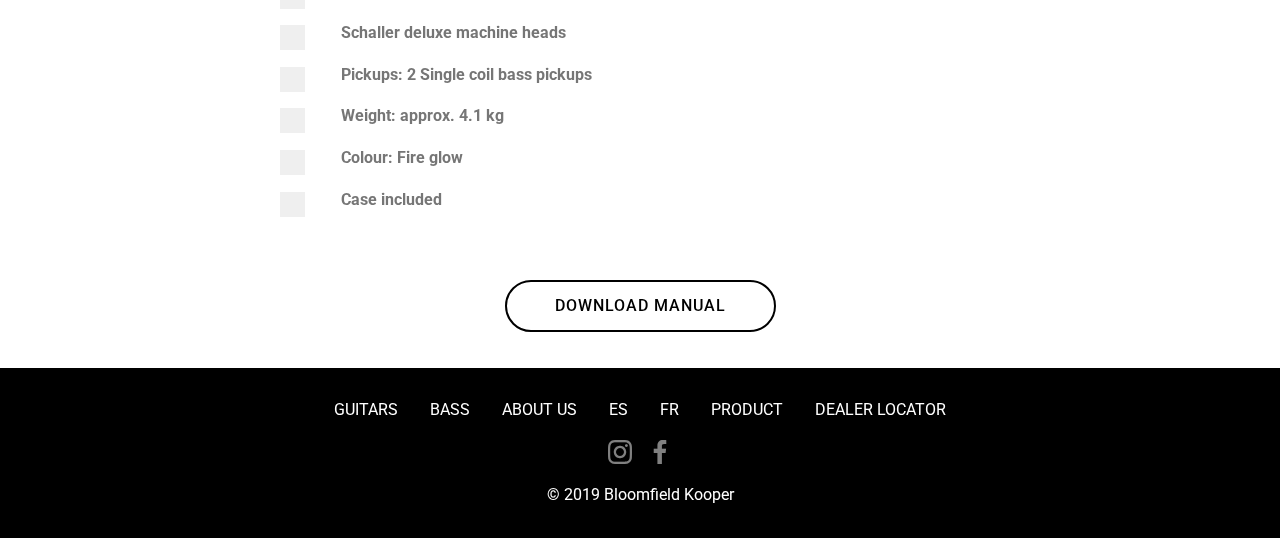
<file: Product.html>
<!DOCTYPE html>
<html  >
<head>
  
  <meta charset="UTF-8">
  <meta http-equiv="X-UA-Compatible" content="IE=edge">
  
  <meta name="viewport" content="width=device-width, initial-scale=1, minimum-scale=1">
  <link rel="shortcut icon" href="assets/images/capture-decran-le-2019-04-23-a-13.59.42-110x120.png" type="image/x-icon">
  <meta name="description" content="Design in 1958, the 330 is Rickenbacker's best selling guitar">
  
  <title>RICKENBACKER - PRODUCT PAGE</title>
  <link rel="stylesheet" href="assets/web/assets/mobirise-icons/mobirise-icons.css">
  <link rel="stylesheet" href="assets/tether/tether.min.css">
  <link rel="stylesheet" href="assets/soundcloud-plugin/style.css">
  <link rel="stylesheet" href="assets/bootstrap/css/bootstrap.min.css">
  <link rel="stylesheet" href="assets/bootstrap/css/bootstrap-grid.min.css">
  <link rel="stylesheet" href="assets/bootstrap/css/bootstrap-reboot.min.css">
  <link rel="stylesheet" href="assets/socicon/css/styles.css">
  <link rel="stylesheet" href="assets/dropdown/css/style.css">
  <link rel="stylesheet" href="assets/theme/css/style.css">
  <link rel="stylesheet" href="assets/gallery/style.css">
  <link rel="stylesheet" href="assets/mobirise/css/mbr-additional.css" type="text/css">
  
  
  
</head>
<body>
  <section class="menu cid-roLkegzY39" once="menu" id="menu2-1v">

    

    <nav class="navbar navbar-expand beta-menu navbar-dropdown align-items-center navbar-fixed-top navbar-toggleable-sm">
        <button class="navbar-toggler navbar-toggler-right" type="button" data-toggle="collapse" data-target="#navbarSupportedContent" aria-controls="navbarSupportedContent" aria-expanded="false" aria-label="Toggle navigation">
            <div class="hamburger">
                <span></span>
                <span></span>
                <span></span>
                <span></span>
            </div>
        </button>
        <div class="menu-logo">
            <div class="navbar-brand">
                <span class="navbar-logo">
                    <a href="index.html">
                        <img src="assets/images/index-copie-122x45.png" alt="Mobirise" title="" style="height: 3.8rem;">
                    </a>
                </span>
                
            </div>
        </div>
        <div class="collapse navbar-collapse" id="navbarSupportedContent">
            <ul class="navbar-nav nav-dropdown" data-app-modern-menu="true"><li class="nav-item">
                    <a class="nav-link link text-black display-4" href="guitars.html">
                        GUITARS</a>
                </li><li class="nav-item"><a class="nav-link link text-black display-4" href="bass.html">BASS</a></li>
                <li class="nav-item"><a class="nav-link link text-black display-4" href="page3.html">
                        ABOUT US</a></li><li class="nav-item"><a class="nav-link link text-black display-4" href="index.html">ES</a></li><li class="nav-item"><a class="nav-link link text-black display-4" href="index.html">FR</a></li></ul>
            <div class="navbar-buttons mbr-section-btn"><a class="btn btn-sm btn-primary display-4" href="dealerlocator.html">
                    
                    FIND A DEALER</a></div>
        </div>
    </nav>
</section>

<section class="header1 cid-rou7AuW4eW mbr-parallax-background" id="header1-15">

    

    <div class="mbr-overlay" style="opacity: 0.6; background-color: rgb(35, 35, 35);">
    </div>

    <div class="container">
        <div class="row justify-content-md-center">
            <div class="mbr-white col-md-10">
                <h1 class="mbr-section-title align-center mbr-bold pb-3 mbr-fonts-style display-2">
                    4003 FG BASS</h1>
                <h3 class="mbr-section-subtitle align-center mbr-light pb-3 mbr-fonts-style display-5">The Rickenbacker Bass was primarily responsible for this sudden realisation of the bass, because only it could produce this new, special sound that no other bass guitar could match. Crisp, perhaps slightly hollow and highly penetrant.</h3>
                
                
            </div>
        </div>
    </div>

</section>

<section class="mbr-section article content1 cid-rou95NpC21" id="content1-16">
    
     

    <div class="container">
        <div class="media-container-row">
            <div class="mbr-text col-12 mbr-fonts-style display-7 col-md-8"><p><span style="font-size: 1rem;">So it is no surprise that bassists wanting to contribute to the melody chose this bass. Chris Squire (Yes) was the early master, and Mike Rutherford played the Ricky for a long time; Geddy Lee and Roger Glover prove that it is best for rocking...</span><br></p><p><br></p><p>Not a standard bass - quite the opposite: an exceptional bass for people who play exceptionally. The 4003 Fire Glow keeps to old traditions and won't cost you your house.</p></div>
        </div>
    </div>
</section>

<section class="mbr-gallery mbr-slider-carousel cid-rou9hR81wT" id="gallery3-17">

    

    <div>
        <div><!-- Filter --><!-- Gallery --><div class="mbr-gallery-row"><div class="mbr-gallery-layout-default"><div><div><div class="mbr-gallery-item mbr-gallery-item--p0" data-video-url="false" data-tags="Awesome"><div href="#lb-gallery3-17" data-slide-to="0" data-toggle="modal"><img src="assets/images/img-2590-2000x1333-800x800.jpg" alt="" title=""><span class="icon-focus"></span></div></div><div class="mbr-gallery-item mbr-gallery-item--p0" data-video-url="false" data-tags="Responsive"><div href="#lb-gallery3-17" data-slide-to="1" data-toggle="modal"><img src="assets/images/img-2593-2000x1333-800x800.jpg" alt="" title=""><span class="icon-focus"></span></div></div><div class="mbr-gallery-item mbr-gallery-item--p0" data-video-url="false" data-tags="Creative"><div href="#lb-gallery3-17" data-slide-to="2" data-toggle="modal"><img src="assets/images/img-2605-2000x3000-800x800.jpg" alt="" title=""><span class="icon-focus"></span></div></div><div class="mbr-gallery-item mbr-gallery-item--p0" data-video-url="false" data-tags="Animated"><div href="#lb-gallery3-17" data-slide-to="3" data-toggle="modal"><img src="assets/images/img-2606-2000x3000-800x800.jpg" alt="" title=""><span class="icon-focus"></span></div></div><div class="mbr-gallery-item mbr-gallery-item--p0" data-video-url="false" data-tags="Awesome"><div href="#lb-gallery3-17" data-slide-to="4" data-toggle="modal"><img src="assets/images/img-2701-2000x2956-800x800.jpg" alt="" title=""><span class="icon-focus"></span></div></div><div class="mbr-gallery-item mbr-gallery-item--p0" data-video-url="false" data-tags="Awesome"><div href="#lb-gallery3-17" data-slide-to="5" data-toggle="modal"><img src="assets/images/img-2704-2000x2869-800x800.jpg" alt="" title=""><span class="icon-focus"></span></div></div><div class="mbr-gallery-item mbr-gallery-item--p0" data-video-url="false" data-tags="Responsive"><div href="#lb-gallery3-17" data-slide-to="6" data-toggle="modal"><img src="assets/images/img-2484-1395x3658-800x800.jpg" alt="" title=""><span class="icon-focus"></span></div></div><div class="mbr-gallery-item mbr-gallery-item--p0" data-video-url="false" data-tags="Animated"><div href="#lb-gallery3-17" data-slide-to="7" data-toggle="modal"><img src="assets/images/img-2554-1476x3672-800x800.jpg" alt="" title=""><span class="icon-focus"></span></div></div></div></div><div class="clearfix"></div></div></div><!-- Lightbox --><div data-app-prevent-settings="" class="mbr-slider modal fade carousel slide" tabindex="-1" data-keyboard="true" data-interval="false" id="lb-gallery3-17"><div class="modal-dialog"><div class="modal-content"><div class="modal-body"><div class="carousel-inner"><div class="carousel-item active"><img src="assets/images/img-2590-2000x1333.jpg" alt="" title=""></div><div class="carousel-item"><img src="assets/images/img-2593-2000x1333.jpg" alt="" title=""></div><div class="carousel-item"><img src="assets/images/img-2605-2000x3000.jpg" alt="" title=""></div><div class="carousel-item"><img src="assets/images/img-2606-2000x3000.jpg" alt="" title=""></div><div class="carousel-item"><img src="assets/images/img-2701-2000x2956.jpg" alt="" title=""></div><div class="carousel-item"><img src="assets/images/img-2704-2000x2869.jpg" alt="" title=""></div><div class="carousel-item"><img src="assets/images/img-2484-1395x3658.jpg" alt="" title=""></div><div class="carousel-item"><img src="assets/images/img-2554-1476x3672.jpg" alt="" title=""></div></div><a class="carousel-control carousel-control-prev" role="button" data-slide="prev" href="#lb-gallery3-17"><span class="mbri-left mbr-iconfont" aria-hidden="true"></span><span class="sr-only">Previous</span></a><a class="carousel-control carousel-control-next" role="button" data-slide="next" href="#lb-gallery3-17"><span class="mbri-right mbr-iconfont" aria-hidden="true"></span><span class="sr-only">Next</span></a><a class="close" href="#" role="button" data-dismiss="modal"><span class="sr-only">Close</span></a></div></div></div></div></div>
    </div>

</section>

<section class="mbr-section article content12 cid-rou9ms3Jvx" id="content12-18">
     

    <div class="container">
        <div class="media-container-row">
            <div class="mbr-text counter-container col-12 col-md-8 mbr-fonts-style display-7">
                <ul>
                    <li><strong>&nbsp; &nbsp; Body: Maple</strong></li><li><strong>&nbsp; &nbsp; Neck-through-body</strong></li><li><strong>&nbsp; &nbsp; Fretboard: Caribbean rosewood (metopium brownei) with triangle inlays</strong></li><li><strong>&nbsp; &nbsp; 20 Frets</strong></li><li><strong>&nbsp; &nbsp; Scale: 845 mm</strong></li><li><strong>&nbsp; &nbsp; Nut width: 42.9 mm</strong></li><li><strong>&nbsp; &nbsp; Schaller deluxe machine heads</strong></li><li><strong>&nbsp; &nbsp; Pickups: 2 Single coil bass pickups</strong></li><li><strong>&nbsp; &nbsp; Weight: approx. 4.1 kg</strong></li><li><strong>&nbsp; &nbsp; Colour: Fire glow</strong></li><li><strong>&nbsp; &nbsp; Case included</strong></li>
                </ul>
            </div>
        </div>
    </div>
</section>

<section class="mbr-section content8 cid-roui01BiLo" id="content8-1f">

    

    <div class="container">
        <div class="media-container-row title">
            <div class="col-12 col-md-8">
                <div class="mbr-section-btn align-center"><a class="btn btn-black-outline display-4" href="assets/files/Rickenbacker_manual.pdf" target="_blank">DOWNLOAD MANUAL</a></div>
            </div>
        </div>
    </div>
</section>

<section once="" class="cid-roLkevz4pq" id="footer7-1w">

    

    

    <div class="container">
        <div class="media-container-row align-center mbr-white">
            <div class="row row-links">
                <ul class="foot-menu">
                    
                    
                    
                    
                    
                <li class="foot-menu-item mbr-fonts-style display-7"><a href="guitars.html" class="text-white">GUITARS</a></li><li class="foot-menu-item mbr-fonts-style display-7"><a class="text-white mbr-bold" href="bass.html" style="font-weight: normal;"></a><a href="bass.html" class="text-white">BASS</a></li><li class="foot-menu-item mbr-fonts-style display-7"><a class="text-white mbr-bold" href="page3.html" style="font-weight: normal;"></a><a href="page3.html" class="text-white">ABOUT US</a></li><li class="foot-menu-item mbr-fonts-style display-7"><a class="text-white mbr-bold" href="index.html" style="font-weight: normal;"></a><a href="index.html" class="text-white">ES</a></li><li class="foot-menu-item mbr-fonts-style display-7"><a class="text-white mbr-bold" href="index.html" style="font-weight: normal;"></a><a href="index.html" class="text-white">FR</a></li><li class="foot-menu-item mbr-fonts-style display-7"><a class="text-white mbr-bold" href="index.html" style="font-weight: normal;"></a><a href="Product.html" class="text-white"></a><a href="Product.html" class="text-white">PRODUCT</a></li><li class="foot-menu-item mbr-fonts-style display-7"><a class="text-white mbr-bold" href="index.html" style="font-weight: normal;"></a><a href="Product.html" class="text-white"></a><a href="dealerlocator.html" class="text-white">DEALER LOCATOR</a></li></ul>
            </div>
            <div class="row social-row">
                <div class="social-list align-right pb-2">
                    
                    
                    
                    
                    
                    
                <div class="soc-item">
                        <a href="http://instagram.com/yulnetwork" target="_blank">
                            <span class="mbr-iconfont mbr-iconfont-social socicon-instagram socicon" style="color: rgb(255, 255, 255); fill: rgb(255, 255, 255);"></span>
                        </a>
                    </div><div class="soc-item">
                        <a href="https://www.facebook.com/ricguitars" target="_blank">
                            <span class="mbr-iconfont mbr-iconfont-social socicon-facebook socicon" style="color: rgb(255, 255, 255); fill: rgb(255, 255, 255);"></span>
                        </a>
                    </div></div>
            </div>
            <div class="row row-copirayt">
                <p class="mbr-text mb-0 mbr-fonts-style mbr-white align-center display-7">© 2019 <a href="https://www.bloomfieldkooper.com/" target="_blank" class="text-white">Bloomfield Kooper</a></p>
            </div>
        </div>
    </div>
</section>


  <script src="assets/web/assets/jquery/jquery.min.js"></script>
  <script src="assets/popper/popper.min.js"></script>
  <script src="assets/tether/tether.min.js"></script>
  <script src="assets/bootstrap/js/bootstrap.min.js"></script>
  <script src="assets/parallax/jarallax.min.js"></script>
  <script src="assets/smoothscroll/smooth-scroll.js"></script>
  <script src="assets/bootstrapcarouselswipe/bootstrap-carousel-swipe.js"></script>
  <script src="assets/touchswipe/jquery.touch-swipe.min.js"></script>
  <script src="assets/vimeoplayer/jquery.mb.vimeo_player.js"></script>
  <script src="assets/dropdown/js/script.min.js"></script>
  <script src="assets/masonry/masonry.pkgd.min.js"></script>
  <script src="assets/imagesloaded/imagesloaded.pkgd.min.js"></script>
  <script src="assets/theme/js/script.js"></script>
  <script src="assets/slidervideo/script.js"></script>
  <script src="assets/gallery/player.min.js"></script>
  <script src="assets/gallery/script.js"></script>
  
  
</body>
</html>
</file>
<file: assets/web/assets/mobirise-icons/mobirise-icons.css>
@font-face {
  font-family: 'MobiriseIcons';
  src:  url('mobirise-icons.eot?spat4u');
  src:  url('mobirise-icons.eot?spat4u#iefix') format('embedded-opentype'),
    url('mobirise-icons.ttf?spat4u') format('truetype'),
    url('mobirise-icons.woff?spat4u') format('woff'),
    url('mobirise-icons.svg?spat4u#MobiriseIcons') format('svg');
  font-weight: normal;
  font-style: normal;
}

[class^="mbri-"], [class*=" mbri-"] {
  /* use !important to prevent issues with browser extensions that change fonts */
  font-family: MobiriseIcons !important;
  speak: none;
  font-style: normal;
  font-weight: normal;
  font-variant: normal;
  text-transform: none;
  line-height: 1;

  /* Better Font Rendering =========== */
  -webkit-font-smoothing: antialiased;
  -moz-osx-font-smoothing: grayscale;
}

.mbri-add-submenu:before {
  content: "\e900";
}
.mbri-alert:before {
  content: "\e901";
}
.mbri-align-center:before {
  content: "\e902";
}
.mbri-align-justify:before {
  content: "\e903";
}
.mbri-align-left:before {
  content: "\e904";
}
.mbri-align-right:before {
  content: "\e905";
}
.mbri-android:before {
  content: "\e906";
}
.mbri-apple:before {
  content: "\e907";
}
.mbri-arrow-down:before {
  content: "\e908";
}
.mbri-arrow-next:before {
  content: "\e909";
}
.mbri-arrow-prev:before {
  content: "\e90a";
}
.mbri-arrow-up:before {
  content: "\e90b";
}
.mbri-bold:before {
  content: "\e90c";
}
.mbri-bookmark:before {
  content: "\e90d";
}
.mbri-bootstrap:before {
  content: "\e90e";
}
.mbri-briefcase:before {
  content: "\e90f";
}
.mbri-browse:before {
  content: "\e910";
}
.mbri-bulleted-list:before {
  content: "\e911";
}
.mbri-calendar:before {
  content: "\e912";
}
.mbri-camera:before {
  content: "\e913";
}
.mbri-cart-add:before {
  content: "\e914";
}
.mbri-cart-full:before {
  content: "\e915";
}
.mbri-cash:before {
  content: "\e916";
}
.mbri-change-style:before {
  content: "\e917";
}
.mbri-chat:before {
  content: "\e918";
}
.mbri-clock:before {
  content: "\e919";
}
.mbri-close:before {
  content: "\e91a";
}
.mbri-cloud:before {
  content: "\e91b";
}
.mbri-code:before {
  content: "\e91c";
}
.mbri-contact-form:before {
  content: "\e91d";
}
.mbri-credit-card:before {
  content: "\e91e";
}
.mbri-cursor-click:before {
  content: "\e91f";
}
.mbri-cust-feedback:before {
  content: "\e920";
}
.mbri-database:before {
  content: "\e921";
}
.mbri-delivery:before {
  content: "\e922";
}
.mbri-desktop:before {
  content: "\e923";
}
.mbri-devices:before {
  content: "\e924";
}
.mbri-down:before {
  content: "\e925";
}
.mbri-download:before {
  content: "\e989";
}
.mbri-drag-n-drop:before {
  content: "\e927";
}
.mbri-drag-n-drop2:before {
  content: "\e928";
}
.mbri-edit:before {
  content: "\e929";
}
.mbri-edit2:before {
  content: "\e92a";
}
.mbri-error:before {
  content: "\e92b";
}
.mbri-extension:before {
  content: "\e92c";
}
.mbri-features:before {
  content: "\e92d";
}
.mbri-file:before {
  content: "\e92e";
}
.mbri-flag:before {
  content: "\e92f";
}
.mbri-folder:before {
  content: "\e930";
}
.mbri-gift:before {
  content: "\e931";
}
.mbri-github:before {
  content: "\e932";
}
.mbri-globe:before {
  content: "\e933";
}
.mbri-globe-2:before {
  content: "\e934";
}
.mbri-growing-chart:before {
  content: "\e935";
}
.mbri-hearth:before {
  content: "\e936";
}
.mbri-help:before {
  content: "\e937";
}
.mbri-home:before {
  content: "\e938";
}
.mbri-hot-cup:before {
  content: "\e939";
}
.mbri-idea:before {
  content: "\e93a";
}
.mbri-image-gallery:before {
  content: "\e93b";
}
.mbri-image-slider:before {
  content: "\e93c";
}
.mbri-info:before {
  content: "\e93d";
}
.mbri-italic:before {
  content: "\e93e";
}
.mbri-key:before {
  content: "\e93f";
}
.mbri-laptop:before {
  content: "\e940";
}
.mbri-layers:before {
  content: "\e941";
}
.mbri-left-right:before {
  content: "\e942";
}
.mbri-left:before {
  content: "\e943";
}
.mbri-letter:before {
  content: "\e944";
}
.mbri-like:before {
  content: "\e945";
}
.mbri-link:before {
  content: "\e946";
}
.mbri-lock:before {
  content: "\e947";
}
.mbri-login:before {
  content: "\e948";
}
.mbri-logout:before {
  content: "\e949";
}
.mbri-magic-stick:before {
  content: "\e94a";
}
.mbri-map-pin:before {
  content: "\e94b";
}
.mbri-menu:before {
  content: "\e94c";
}
.mbri-mobile:before {
  content: "\e94d";
}
.mbri-mobile2:before {
  content: "\e94e";
}
.mbri-mobirise:before {
  content: "\e94f";
}
.mbri-more-horizontal:before {
  content: "\e950";
}
.mbri-more-vertical:before {
  content: "\e951";
}
.mbri-music:before {
  content: "\e952";
}
.mbri-new-file:before {
  content: "\e953";
}
.mbri-numbered-list:before {
  content: "\e954";
}
.mbri-opened-folder:before {
  content: "\e955";
}
.mbri-pages:before {
  content: "\e956";
}
.mbri-paper-plane:before {
  content: "\e957";
}
.mbri-paperclip:before {
  content: "\e958";
}
.mbri-photo:before {
  content: "\e959";
}
.mbri-photos:before {
  content: "\e95a";
}
.mbri-pin:before {
  content: "\e95b";
}
.mbri-play:before {
  content: "\e95c";
}
.mbri-plus:before {
  content: "\e95d";
}
.mbri-preview:before {
  content: "\e95e";
}
.mbri-print:before {
  content: "\e95f";
}
.mbri-protect:before {
  content: "\e960";
}
.mbri-question:before {
  content: "\e961";
}
.mbri-quote-left:before {
  content: "\e962";
}
.mbri-quote-right:before {
  content: "\e963";
}
.mbri-refresh:before {
  content: "\e964";
}
.mbri-responsive:before {
  content: "\e965";
}
.mbri-right:before {
  content: "\e966";
}
.mbri-rocket:before {
  content: "\e967";
}
.mbri-sad-face:before {
  content: "\e968";
}
.mbri-sale:before {
  content: "\e969";
}
.mbri-save:before {
  content: "\e96a";
}
.mbri-search:before {
  content: "\e96b";
}
.mbri-setting:before {
  content: "\e96c";
}
.mbri-setting2:before {
  content: "\e96d";
}
.mbri-setting3:before {
  content: "\e96e";
}
.mbri-share:before {
  content: "\e96f";
}
.mbri-shopping-bag:before {
  content: "\e970";
}
.mbri-shopping-basket:before {
  content: "\e971";
}
.mbri-shopping-cart:before {
  content: "\e972";
}
.mbri-sites:before {
  content: "\e973";
}
.mbri-smile-face:before {
  content: "\e974";
}
.mbri-speed:before {
  content: "\e975";
}
.mbri-star:before {
  content: "\e976";
}
.mbri-success:before {
  content: "\e977";
}
.mbri-sun:before {
  content: "\e978";
}
.mbri-sun2:before {
  content: "\e979";
}
.mbri-tablet:before {
  content: "\e97a";
}
.mbri-tablet-vertical:before {
  content: "\e97b";
}
.mbri-target:before {
  content: "\e97c";
}
.mbri-timer:before {
  content: "\e97d";
}
.mbri-to-ftp:before {
  content: "\e97e";
}
.mbri-to-local-drive:before {
  content: "\e97f";
}
.mbri-touch-swipe:before {
  content: "\e980";
}
.mbri-touch:before {
  content: "\e981";
}
.mbri-trash:before {
  content: "\e982";
}
.mbri-underline:before {
  content: "\e983";
}
.mbri-unlink:before {
  content: "\e984";
}
.mbri-unlock:before {
  content: "\e985";
}
.mbri-up-down:before {
  content: "\e986";
}
.mbri-up:before {
  content: "\e987";
}
.mbri-update:before {
  content: "\e988";
}
.mbri-upload:before {
 content: "\e926"; 
}
.mbri-user:before {
  content: "\e98a";
}
.mbri-user2:before {
  content: "\e98b";
}
.mbri-users:before {
  content: "\e98c";
}
.mbri-video:before {
  content: "\e98d";
}
.mbri-video-play:before {
  content: "\e98e";
}
.mbri-watch:before {
  content: "\e98f";
}
.mbri-website-theme:before {
  content: "\e990";
}
.mbri-wifi:before {
  content: "\e991";
}
.mbri-windows:before {
  content: "\e992";
}
.mbri-zoom-out:before {
  content: "\e993";
}
.mbri-redo:before {
  content: "\e994";
}
.mbri-undo:before {
  content: "\e995";
}
</file>
<file: assets/soundcloud-plugin/style.css>
.addons-container {
  position: relative;
  margin-left: auto;
  margin-right: auto;
  padding-right: 15px;
  padding-left: 15px; }
  @media (min-width: 576px) {
    .addons-container {
      padding-right: 15px;
      padding-left: 15px; } }
  @media (min-width: 768px) {
    .addons-container {
      padding-right: 15px;
      padding-left: 15px; } }
  @media (min-width: 992px) {
    .addons-container {
      padding-right: 15px;
      padding-left: 15px; } }
  @media (min-width: 1200px) {
    .addons-container {
      padding-right: 15px;
      padding-left: 15px; } }
  @media (min-width: 576px) {
    .addons-container {
      width: 540px;
      max-width: 100%; } }
  @media (min-width: 768px) {
    .addons-container {
      width: 720px;
      max-width: 100%; } }
  @media (min-width: 992px) {
    .addons-container {
      width: 960px;
      max-width: 100%; } }
  @media (min-width: 1200px) {
    .addons-container {
      width: 1140px;
      max-width: 100%; } }

.addons-container-inner{
    position: relative;
    width: 100%;
    min-height: 1px;
    padding-right: 15px;
    padding-left: 15px;
}
@media (min-width: 567px) {
    .addons-container-inner{
        -ms-flex: 0 0 66.666667%;
        flex: 0 0 66.666667%;
        max-width: 66.666667%;
    }
}
.addons-row{
    display: flex;
    justify-content:center;
}
</file>
<file: assets/dropdown/css/style.css>
.navbar-dropdown {
  left: 0;
  padding: 0;
  position: absolute;
  right: 0;
  top: 0;
  transition: all 0.45s ease;
  z-index: 1030;
  background: #282828; }
  .navbar-dropdown .navbar-logo {
    margin-right: 0.8rem;
    transition: margin 0.3s ease-in-out;
    vertical-align: middle; }
    .navbar-dropdown .navbar-logo img {
      height: 3.125rem;
      transition: all 0.3s ease-in-out; }
    .navbar-dropdown .navbar-logo.mbr-iconfont {
      font-size: 3.125rem;
      line-height: 3.125rem; }
  .navbar-dropdown .navbar-caption {
    font-weight: 700;
    white-space: normal;
    vertical-align: -4px;
    line-height: 3.125rem !important; }
    .navbar-dropdown .navbar-caption, .navbar-dropdown .navbar-caption:hover {
      color: inherit;
      text-decoration: none; }
  .navbar-dropdown .mbr-iconfont + .navbar-caption {
    vertical-align: -1px; }
  .navbar-dropdown.navbar-fixed-top {
    position: fixed; }
  .navbar-dropdown .navbar-brand span {
    vertical-align: -4px; }
  .navbar-dropdown.bg-color.transparent {
    background: none; }
  .navbar-dropdown.navbar-short .navbar-brand {
    padding: 0.625rem 0; }
    .navbar-dropdown.navbar-short .navbar-brand span {
      vertical-align: -1px; }
  .navbar-dropdown.navbar-short .navbar-caption {
    line-height: 2.375rem !important;
    vertical-align: -2px; }
  .navbar-dropdown.navbar-short .navbar-logo {
    margin-right: 0.5rem; }
    .navbar-dropdown.navbar-short .navbar-logo img {
      height: 2.375rem; }
    .navbar-dropdown.navbar-short .navbar-logo.mbr-iconfont {
      font-size: 2.375rem;
      line-height: 2.375rem; }
  .navbar-dropdown.navbar-short .mbr-table-cell {
    height: 3.625rem; }
  .navbar-dropdown .navbar-close {
    left: 0.6875rem;
    position: fixed;
    top: 0.75rem;
    z-index: 1000; }
  .navbar-dropdown .hamburger-icon {
    content: "";
    display: inline-block;
    vertical-align: middle;
    width: 16px;
    -webkit-box-shadow: 0 -6px 0 1px #282828,0 0 0 1px #282828,0 6px 0 1px #282828;
    -moz-box-shadow: 0 -6px 0 1px #282828,0 0 0 1px #282828,0 6px 0 1px #282828;
    box-shadow: 0 -6px 0 1px #282828,0 0 0 1px #282828,0 6px 0 1px #282828; }

.dropdown-menu .dropdown-toggle[data-toggle="dropdown-submenu"]::after {
  border-bottom: 0.35em solid transparent;
  border-left: 0.35em solid;
  border-right: 0;
  border-top: 0.35em solid transparent;
  margin-left: 0.3rem; }

.dropdown-menu .dropdown-item:focus {
  outline: 0; }

.nav-dropdown {
  font-size: 0.75rem;
  font-weight: 500;
  height: auto !important; }
  .nav-dropdown .nav-btn {
    padding-left: 1rem; }
  .nav-dropdown .link {
    margin: .667em 1.667em;
    font-weight: 500;
    padding: 0;
    transition: color .2s ease-in-out; }
    .nav-dropdown .link.dropdown-toggle {
      margin-right: 2.583em; }
      .nav-dropdown .link.dropdown-toggle::after {
        margin-left: .25rem;
        border-top: 0.35em solid;
        border-right: 0.35em solid transparent;
        border-left: 0.35em solid transparent;
        border-bottom: 0; }
      .nav-dropdown .link.dropdown-toggle[aria-expanded="true"] {
        margin: 0;
        padding: 0.667em 3.263em  0.667em 1.667em; }
  .nav-dropdown .link::after,
  .nav-dropdown .dropdown-item::after {
    color: inherit; }
  .nav-dropdown .btn {
    font-size: 0.75rem;
    font-weight: 700;
    letter-spacing: 0;
    margin-bottom: 0;
    padding-left: 1.25rem;
    padding-right: 1.25rem; }
  .nav-dropdown .dropdown-menu {
    border-radius: 0;
    border: 0;
    left: 0;
    margin: 0;
    padding-bottom: 1.25rem;
    padding-top: 1.25rem;
    position: relative; }
  .nav-dropdown .dropdown-submenu {
    margin-left: 0.125rem;
    top: 0; }
  .nav-dropdown .dropdown-item {
    font-weight: 500;
    line-height: 2;
    padding: 0.3846em 4.615em 0.3846em 1.5385em;
    position: relative;
    transition: color .2s ease-in-out, background-color .2s ease-in-out; }
    .nav-dropdown .dropdown-item::after {
      margin-top: -0.3077em;
      position: absolute;
      right: 1.1538em;
      top: 50%; }
    .nav-dropdown .dropdown-item:focus, .nav-dropdown .dropdown-item:hover {
      background: none; }

@media (max-width: 767px) {
  .nav-dropdown.navbar-toggleable-sm {
    bottom: 0;
    display: none;
    left: 0;
    overflow-x: hidden;
    position: fixed;
    top: 0;
    transform: translateX(-100%);
    -ms-transform: translateX(-100%);
    -webkit-transform: translateX(-100%);
    width: 18.75rem;
    z-index: 999; } }
.nav-dropdown.navbar-toggleable-xl {
  bottom: 0;
  display: none;
  left: 0;
  overflow-x: hidden;
  position: fixed;
  top: 0;
  transform: translateX(-100%);
  -ms-transform: translateX(-100%);
  -webkit-transform: translateX(-100%);
  width: 18.75rem;
  z-index: 999; }

.nav-dropdown-sm {
  display: block !important;
  overflow-x: hidden;
  overflow: auto;
  padding-top: 3.875rem; }
  .nav-dropdown-sm::after {
    content: "";
    display: block;
    height: 3rem;
    width: 100%; }
  .nav-dropdown-sm.collapse.in ~ .navbar-close {
    display: block !important; }
  .nav-dropdown-sm.collapsing, .nav-dropdown-sm.collapse.in {
    transform: translateX(0);
    -ms-transform: translateX(0);
    -webkit-transform: translateX(0);
    transition: all 0.25s ease-out;
    -webkit-transition: all 0.25s ease-out;
    background: #282828; }
  .nav-dropdown-sm.collapsing[aria-expanded="false"] {
    transform: translateX(-100%);
    -ms-transform: translateX(-100%);
    -webkit-transform: translateX(-100%); }
  .nav-dropdown-sm .nav-item {
    display: block;
    margin-left: 0 !important;
    padding-left: 0; }
  .nav-dropdown-sm .link,
  .nav-dropdown-sm .dropdown-item {
    border-top: 1px dotted rgba(255, 255, 255, 0.1);
    font-size: 0.8125rem;
    line-height: 1.6;
    margin: 0 !important;
    padding: 0.875rem 2.4rem 0.875rem 1.5625rem !important;
    position: relative;
    white-space: normal; }
    .nav-dropdown-sm .link:focus, .nav-dropdown-sm .link:hover,
    .nav-dropdown-sm .dropdown-item:focus,
    .nav-dropdown-sm .dropdown-item:hover {
      background: rgba(0, 0, 0, 0.2) !important;
      color: #c0a375; }
  .nav-dropdown-sm .nav-btn {
    position: relative;
    padding: 1.5625rem 1.5625rem 0 1.5625rem; }
    .nav-dropdown-sm .nav-btn::before {
      border-top: 1px dotted rgba(255, 255, 255, 0.1);
      content: "";
      left: 0;
      position: absolute;
      top: 0;
      width: 100%; }
    .nav-dropdown-sm .nav-btn + .nav-btn {
      padding-top: 0.625rem; }
      .nav-dropdown-sm .nav-btn + .nav-btn::before {
        display: none; }
  .nav-dropdown-sm .btn {
    padding: 0.625rem 0; }
  .nav-dropdown-sm .dropdown-toggle[data-toggle="dropdown-submenu"]::after {
    margin-left: .25rem;
    border-top: 0.35em solid;
    border-right: 0.35em solid transparent;
    border-left: 0.35em solid transparent;
    border-bottom: 0; }
  .nav-dropdown-sm .dropdown-toggle[data-toggle="dropdown-submenu"][aria-expanded="true"]::after {
    border-top: 0;
    border-right: 0.35em solid transparent;
    border-left: 0.35em solid transparent;
    border-bottom: 0.35em solid; }
  .nav-dropdown-sm .dropdown-menu {
    margin: 0;
    padding: 0;
    position: relative;
    top: 0;
    left: 0;
    width: 100%;
    border: 0;
    float: none;
    border-radius: 0;
    background: none; }
  .nav-dropdown-sm .dropdown-submenu {
    left: 100%;
    margin-left: 0.125rem;
    margin-top: -1.25rem;
    top: 0; }

.navbar-toggleable-sm .nav-dropdown .dropdown-menu {
  position: absolute; }

.navbar-toggleable-sm .nav-dropdown .dropdown-submenu {
  left: 100%;
  margin-left: 0.125rem;
  margin-top: -1.25rem;
  top: 0; }

.navbar-toggleable-sm.opened .nav-dropdown .dropdown-menu {
  position: relative; }

.navbar-toggleable-sm.opened .nav-dropdown .dropdown-submenu {
  left: 0;
  margin-left: 00rem;
  margin-top: 0rem;
  top: 0; }

.is-builder .nav-dropdown.collapsing {
  transition: none !important; }

/*# sourceMappingURL=style.css.map */
</file>
<file: assets/socicon/css/styles.css>
@charset "UTF-8";

@font-face {
  font-family: "socicon";
  src:url("../fonts/socicon.eot");
  src:url("../fonts/socicon.eot?#iefix") format("embedded-opentype"),
    url("../fonts/socicon.woff") format("woff"),
    url("../fonts/socicon.ttf") format("truetype"),
    url("../fonts/socicon.svg#socicon") format("svg");
  font-weight: normal;
  font-style: normal;

}

[data-icon]:before {
  font-family: "socicon" !important;
  content: attr(data-icon);
  font-style: normal !important;
  font-weight: normal !important;
  font-variant: normal !important;
  text-transform: none !important;
  speak: none;
  line-height: 1;
  -webkit-font-smoothing: antialiased;
  -moz-osx-font-smoothing: grayscale;
}

[class^="socicon-"]:before,
[class*=" socicon-"]:before {
  font-family: "socicon" !important;
  font-style: normal !important;
  font-weight: normal !important;
  font-variant: normal !important;
  text-transform: none !important;
  speak: none;
  line-height: 1;
  -webkit-font-smoothing: antialiased;
  -moz-osx-font-smoothing: grayscale;
}

.socicon-modelmayhem:before {
  content: "\e000";
}
.socicon-mixcloud:before {
  content: "\e001";
}
.socicon-drupal:before {
  content: "\e002";
}
.socicon-swarm:before {
  content: "\e003";
}
.socicon-istock:before {
  content: "\e004";
}
.socicon-yammer:before {
  content: "\e005";
}
.socicon-ello:before {
  content: "\e006";
}
.socicon-stackoverflow:before {
  content: "\e007";
}
.socicon-persona:before {
  content: "\e008";
}
.socicon-triplej:before {
  content: "\e009";
}
.socicon-houzz:before {
  content: "\e00a";
}
.socicon-rss:before {
  content: "\e00b";
}
.socicon-paypal:before {
  content: "\e00c";
}
.socicon-odnoklassniki:before {
  content: "\e00d";
}
.socicon-airbnb:before {
  content: "\e00e";
}
.socicon-periscope:before {
  content: "\e00f";
}
.socicon-outlook:before {
  content: "\e010";
}
.socicon-coderwall:before {
  content: "\e011";
}
.socicon-tripadvisor:before {
  content: "\e012";
}
.socicon-appnet:before {
  content: "\e013";
}
.socicon-goodreads:before {
  content: "\e014";
}
.socicon-tripit:before {
  content: "\e015";
}
.socicon-lanyrd:before {
  content: "\e016";
}
.socicon-slideshare:before {
  content: "\e017";
}
.socicon-buffer:before {
  content: "\e018";
}
.socicon-disqus:before {
  content: "\e019";
}
.socicon-vkontakte:before {
  content: "\e01a";
}
.socicon-whatsapp:before {
  content: "\e01b";
}
.socicon-patreon:before {
  content: "\e01c";
}
.socicon-storehouse:before {
  content: "\e01d";
}
.socicon-pocket:before {
  content: "\e01e";
}
.socicon-mail:before {
  content: "\e01f";
}
.socicon-blogger:before {
  content: "\e020";
}
.socicon-technorati:before {
  content: "\e021";
}
.socicon-reddit:before {
  content: "\e022";
}
.socicon-dribbble:before {
  content: "\e023";
}
.socicon-stumbleupon:before {
  content: "\e024";
}
.socicon-digg:before {
  content: "\e025";
}
.socicon-envato:before {
  content: "\e026";
}
.socicon-behance:before {
  content: "\e027";
}
.socicon-delicious:before {
  content: "\e028";
}
.socicon-deviantart:before {
  content: "\e029";
}
.socicon-forrst:before {
  content: "\e02a";
}
.socicon-play:before {
  content: "\e02b";
}
.socicon-zerply:before {
  content: "\e02c";
}
.socicon-wikipedia:before {
  content: "\e02d";
}
.socicon-apple:before {
  content: "\e02e";
}
.socicon-flattr:before {
  content: "\e02f";
}
.socicon-github:before {
  content: "\e030";
}
.socicon-renren:before {
  content: "\e031";
}
.socicon-friendfeed:before {
  content: "\e032";
}
.socicon-newsvine:before {
  content: "\e033";
}
.socicon-identica:before {
  content: "\e034";
}
.socicon-bebo:before {
  content: "\e035";
}
.socicon-zynga:before {
  content: "\e036";
}
.socicon-steam:before {
  content: "\e037";
}
.socicon-xbox:before {
  content: "\e038";
}
.socicon-windows:before {
  content: "\e039";
}
.socicon-qq:before {
  content: "\e03a";
}
.socicon-douban:before {
  content: "\e03b";
}
.socicon-meetup:before {
  content: "\e03c";
}
.socicon-playstation:before {
  content: "\e03d";
}
.socicon-android:before {
  content: "\e03e";
}
.socicon-snapchat:before {
  content: "\e03f";
}
.socicon-twitter:before {
  content: "\e040";
}
.socicon-facebook:before {
  content: "\e041";
}
.socicon-googleplus:before {
  content: "\e042";
}
.socicon-pinterest:before {
  content: "\e043";
}
.socicon-foursquare:before {
  content: "\e044";
}
.socicon-yahoo:before {
  content: "\e045";
}
.socicon-skype:before {
  content: "\e046";
}
.socicon-yelp:before {
  content: "\e047";
}
.socicon-feedburner:before {
  content: "\e048";
}
.socicon-linkedin:before {
  content: "\e049";
}
.socicon-viadeo:before {
  content: "\e04a";
}
.socicon-xing:before {
  content: "\e04b";
}
.socicon-myspace:before {
  content: "\e04c";
}
.socicon-soundcloud:before {
  content: "\e04d";
}
.socicon-spotify:before {
  content: "\e04e";
}
.socicon-grooveshark:before {
  content: "\e04f";
}
.socicon-lastfm:before {
  content: "\e050";
}
.socicon-youtube:before {
  content: "\e051";
}
.socicon-vimeo:before {
  content: "\e052";
}
.socicon-dailymotion:before {
  content: "\e053";
}
.socicon-vine:before {
  content: "\e054";
}
.socicon-flickr:before {
  content: "\e055";
}
.socicon-500px:before {
  content: "\e056";
}
.socicon-wordpress:before {
  content: "\e058";
}
.socicon-tumblr:before {
  content: "\e059";
}
.socicon-twitch:before {
  content: "\e05a";
}
.socicon-8tracks:before {
  content: "\e05b";
}
.socicon-amazon:before {
  content: "\e05c";
}
.socicon-icq:before {
  content: "\e05d";
}
.socicon-smugmug:before {
  content: "\e05e";
}
.socicon-ravelry:before {
  content: "\e05f";
}
.socicon-weibo:before {
  content: "\e060";
}
.socicon-baidu:before {
  content: "\e061";
}
.socicon-angellist:before {
  content: "\e062";
}
.socicon-ebay:before {
  content: "\e063";
}
.socicon-imdb:before {
  content: "\e064";
}
.socicon-stayfriends:before {
  content: "\e065";
}
.socicon-residentadvisor:before {
  content: "\e066";
}
.socicon-google:before {
  content: "\e067";
}
.socicon-yandex:before {
  content: "\e068";
}
.socicon-sharethis:before {
  content: "\e069";
}
.socicon-bandcamp:before {
  content: "\e06a";
}
.socicon-itunes:before {
  content: "\e06b";
}
.socicon-deezer:before {
  content: "\e06c";
}
.socicon-telegram:before {
  content: "\e06e";
}
.socicon-openid:before {
  content: "\e06f";
}
.socicon-amplement:before {
  content: "\e070";
}
.socicon-viber:before {
  content: "\e071";
}
.socicon-zomato:before {
  content: "\e072";
}
.socicon-draugiem:before {
  content: "\e074";
}
.socicon-endomodo:before {
  content: "\e075";
}
.socicon-filmweb:before {
  content: "\e076";
}
.socicon-stackexchange:before {
  content: "\e077";
}
.socicon-wykop:before {
  content: "\e078";
}
.socicon-teamspeak:before {
  content: "\e079";
}
.socicon-teamviewer:before {
  content: "\e07a";
}
.socicon-ventrilo:before {
  content: "\e07b";
}
.socicon-younow:before {
  content: "\e07c";
}
.socicon-raidcall:before {
  content: "\e07d";
}
.socicon-mumble:before {
  content: "\e07e";
}
.socicon-medium:before {
  content: "\e06d";
}
.socicon-bebee:before {
  content: "\e07f";
}
.socicon-hitbox:before {
  content: "\e080";
}
.socicon-reverbnation:before {
  content: "\e081";
}
.socicon-formulr:before {
  content: "\e082";
}
.socicon-instagram:before {
  content: "\e057";
}
.socicon-battlenet:before {
  content: "\e083";
}
.socicon-chrome:before {
  content: "\e084";
}
.socicon-discord:before {
  content: "\e086";
}
.socicon-issuu:before {
  content: "\e087";
}
.socicon-macos:before {
  content: "\e088";
}
.socicon-firefox:before {
  content: "\e089";
}
.socicon-opera:before {
  content: "\e08d";
}
.socicon-keybase:before {
  content: "\e090";
}
.socicon-alliance:before {
  content: "\e091";
}
.socicon-livejournal:before {
  content: "\e092";
}
.socicon-googlephotos:before {
  content: "\e093";
}
.socicon-horde:before {
  content: "\e094";
}
.socicon-etsy:before {
  content: "\e095";
}
.socicon-zapier:before {
  content: "\e096";
}
.socicon-google-scholar:before {
  content: "\e097";
}
.socicon-researchgate:before {
  content: "\e098";
}
.socicon-wechat:before {
  content: "\e099";
}
.socicon-strava:before {
  content: "\e09a";
}
.socicon-line:before {
  content: "\e09b";
}
.socicon-lyft:before {
  content: "\e09c";
}
.socicon-uber:before {
  content: "\e09d";
}
.socicon-songkick:before {
  content: "\e09e";
}
.socicon-viewbug:before {
  content: "\e09f";
}
.socicon-googlegroups:before {
  content: "\e0a0";
}
.socicon-quora:before {
  content: "\e073";
}
.socicon-diablo:before {
  content: "\e085";
}
.socicon-blizzard:before {
  content: "\e0a1";
}
.socicon-hearthstone:before {
  content: "\e08b";
}
.socicon-heroes:before {
  content: "\e08a";
}
.socicon-overwatch:before {
  content: "\e08c";
}
.socicon-warcraft:before {
  content: "\e08e";
}
.socicon-starcraft:before {
  content: "\e08f";
}
.socicon-beam:before {
  content: "\e0a2";
}
.socicon-curse:before {
  content: "\e0a3";
}
.socicon-player:before {
  content: "\e0a4";
}
.socicon-streamjar:before {
  content: "\e0a5";
}
.socicon-nintendo:before {
  content: "\e0a6";
}
.socicon-hellocoton:before {
  content: "\e0a7";
}
</file>
<file: assets/style.css>
.mbr-instagram-feed {
  position: relative; }

.inst {
  width: 100%;
  margin: 0 auto;
  position: relative; }
  @media (max-width: 768px) {
    .inst {
      width: 100%; } }
  .inst__login-block p {
    text-align: center; }
  .inst__title {
    padding-bottom: 1rem;
    margin-bottom: 1.5rem;
    line-height: 1.3; }
  .inst__content {
    margin-bottom: 10px; }
  .inst__more {
    margin-top: 20px; }
  .inst__login-button {
    transition: all .2s linear;
    padding: 0 10px 0 80px;
    display: block;
    position: relative;
    text-decoration: none;
    color: white;
    background: #cc0055;
    font-size: 18px;
    line-height: 60px;
    height: 60px;
    border-radius: 2px;
    width: 400px;
    margin: 0 auto; }
    .inst__login-button:hover, .inst__login-button:focus {
      background: #990040;
      text-decoration: none;
      color: white; }
    .inst__login-button:before {
      content: "\f16d";
      display: block;
      position: absolute;
      font-family: "FontAwesome";
      width: 60px;
      height: 60px;
      line-height: 60px;
      top: 0;
      left: 0;
      text-align: center;
      background: rgba(0, 0, 0, 0.1);
      border-radius: 2px 0 0 2px; }
  .inst__loader-wrapper {
    position: absolute;
    width: 100%;
    height: 100%;
    background: white;
    opacity: 0.8;
    top: 0;
    left: 0; }
  .inst__loader {
    width: 100px;
    height: 100px;
    border-radius: 100%;
    position: relative;
    margin: 0 auto;
    top: 50%;
    transform: translateY(-50%); }
    .inst__loader span {
      display: inline-block;
      width: 20px;
      height: 20px;
      border-radius: 100%;
      background-color: #ff4488;
      margin: 35px 5px;
      opacity: 0; }
      .inst__loader span:nth-child(1) {
        animation: opacitychange 1s ease-in-out infinite; }
      .inst__loader span:nth-child(2) {
        animation: opacitychange 1s ease-in-out 0.33s infinite; }
      .inst__loader span:nth-child(3) {
        animation: opacitychange 1s ease-in-out 0.66s infinite; }

@keyframes opacitychange {
  0%, 100% {
    opacity: 0; }
  60% {
    opacity: 1; } }
  .inst__account {
    margin-bottom: 20px; }
  .inst__avatar {
    float: left;
    margin-right: -50px;
    height: 50px; }
    .inst__avatar img {
      height: 100%;
      border-radius: 50%;
      border: 1px solid rgba(0, 0, 0, 0.0975); }
  .inst__link {
    float: right;
    padding: 12px 10px 10px 0;
    padding-left: 60px;
    width: 100%;
    overflow-x: hidden; }
    .inst__link a {
      text-decoration: none;
      height: 50px;
      line-height: 16px; }
  .inst__images .slick-frame {
    visibility: hidden; }
  .inst__images .slick-frame.slick-initialized {
    visibility: visible; }
  .inst__images .slick-arrow {
    text-indent: -9999px;
    position: absolute;
    width: 50px;
    height: 50px;
    line-height: 50px;
    margin: 0;
    padding: 0;
    outline: none !important;
    top: 50%;
    transform: translateY(-50%);
    z-index: 10;
    cursor: pointer;
    border: none;
    background: transparent; }
    .inst__images .slick-arrow:before {
      transition: all .2s linear;
      display: block;
      position: absolute;
      top: 0;
      left: 0;
      width: 100%;
      height: 100%;
      font-family: "MobiriseIcons" !important;
      text-indent: 0;
      color: white;
      font-size: 1.5rem;
      cursor: pointer;
      border: 2px solid #fff;
      border-radius: 50%;
      opacity: 0;
      background: rgba(0, 0, 0, 0.5); }
    .inst__images .slick-arrow:hover:before {
      opacity: 1 !important;
      background: #1b1b1b !important; }
    .inst__images .slick-arrow.slick-prev {
      left: 15px; }
      .inst__images .slick-arrow.slick-prev:before {
        content: "\e943"; }
    .inst__images .slick-arrow.slick-next {
      right: 15px; }
      .inst__images .slick-arrow.slick-next:before {
        content: "\e966"; }
  .inst__images:hover .slick-arrow:before {
    opacity: .5; }
  .inst__error {
    padding: 10px;
    background: pink;
    border: 1px solid deeppink;
    color: red;
    border-radius: 3px; }

.inst-card {
  position: relative; }
  .inst-card:hover .inst-card__info {
    opacity: 1; }
  .inst-card__link {
    display: block;
    background-size: cover;
    background-position: center;
    width: 100%;
    height: 100%; }
  .inst-card__info {
    transition: opacity .2s linear;
    opacity: 0;
    display: block;
    position: relative;
    top: -100%;
    left: 0;
    width: 100%;
    height: 100%;
    background: rgba(0, 0, 0, 0.8); }
  .inst-card__info-inner {
    width: 100%;
    display: block;
    margin: 0;
    padding: 0;
    position: absolute;
    top: 50%;
    transform: translateY(-50%);
    text-align: center;
    color: white;
    font-size: 16px; }
  .inst-card__likes span {
    font-size: 20px;
    color: lightcoral; }
  .inst-card__comments span {
    font-size: 20px;
    color: lightskyblue; }
</file>
<file: assets/theme/css/style.css>
/*!
 * Mobirise v4 theme (https://mobirise.com/)
 * Copyright 2017 Mobirise
 */
section {
  background-color: #eeeeee; }

section,
.container,
.container-fluid {
  position: relative;
  word-wrap: break-word; }

a.mbr-iconfont:hover {
  text-decoration: none; }

.article .lead p, .article .lead ul, .article .lead ol, .article .lead pre, .article .lead blockquote {
  margin-bottom: 0; }

a {
  font-style: normal;
  font-weight: 400;
  cursor: pointer; }
  a, a:hover {
    text-decoration: none; }

figure {
  margin-bottom: 0; }

body {
  color: #232323; }

h1, h2, h3, h4, h5, h6,
.h1, .h2, .h3, .h4, .h5, .h6,
.display-1, .display-2, .display-3, .display-4 {
  line-height: 1;
  word-break: break-word;
  word-wrap: break-word; }

b, strong {
  font-weight: bold; }

blockquote {
  padding: 10px 0 10px 20px;
  position: relative;
  border-left: 2px solid;
  border-color: #ff3366; }

input:-webkit-autofill, input:-webkit-autofill:hover, input:-webkit-autofill:focus, input:-webkit-autofill:active {
  transition-delay: 9999s;
  transition-property: background-color, color; }

textarea[type="hidden"] {
  display: none; }

body {
  position: relative; }

section {
  background-position: 50% 50%;
  background-repeat: no-repeat;
  background-size: cover; }
  section .mbr-background-video,
  section .mbr-background-video-preview {
    position: absolute;
    bottom: 0;
    left: 0;
    right: 0;
    top: 0; }

.hidden {
  visibility: hidden; }

.mbr-z-index20 {
  z-index: 20; }

/*! Base colors */
.mbr-white {
  color: #ffffff; }

.mbr-black {
  color: #000000; }

.mbr-bg-white {
  background-color: #ffffff; }

.mbr-bg-black {
  background-color: #000000; }

/*! Text-aligns */
.align-left {
  text-align: left; }

.align-center {
  text-align: center; }

.align-right {
  text-align: right; }

@media (max-width: 767px) {
  .align-left, .align-center, .align-right, .mbr-section-btn, .mbr-section-title {
    text-align: center; } }
/*! Font-weight  */
.mbr-light {
  font-weight: 300; }

.mbr-regular {
  font-weight: 400; }

.mbr-semibold {
  font-weight: 500; }

.mbr-bold {
  font-weight: 700; }

/*! Media  */
.media-size-item {
  -webkit-flex: 1 1 auto;
  -moz-flex: 1 1 auto;
  -ms-flex: 1 1 auto;
  -o-flex: 1 1 auto;
  flex: 1 1 auto; }

.media-content {
  -webkit-flex-basis: 100%;
  flex-basis: 100%; }

.media-container-row {
  display: -ms-flexbox;
  display: -webkit-flex;
  display: flex;
  -webkit-flex-direction: row;
  -ms-flex-direction: row;
  flex-direction: row;
  -webkit-flex-wrap: wrap;
  -ms-flex-wrap: wrap;
  flex-wrap: wrap;
  -webkit-justify-content: center;
  -ms-flex-pack: center;
  justify-content: center;
  -webkit-align-content: center;
  -ms-flex-line-pack: center;
  align-content: center;
  -webkit-align-items: start;
  -ms-flex-align: start;
  align-items: start; }
  .media-container-row .media-size-item {
    width: 400px; }

.media-container-column {
  display: -ms-flexbox;
  display: -webkit-flex;
  display: flex;
  -webkit-flex-direction: column;
  -ms-flex-direction: column;
  flex-direction: column;
  -webkit-flex-wrap: wrap;
  -ms-flex-wrap: wrap;
  flex-wrap: wrap;
  -webkit-justify-content: center;
  -ms-flex-pack: center;
  justify-content: center;
  -webkit-align-content: center;
  -ms-flex-line-pack: center;
  align-content: center;
  -webkit-align-items: stretch;
  -ms-flex-align: stretch;
  align-items: stretch; }
  .media-container-column > * {
    width: 100%; }

@media (min-width: 992px) {
  .media-container-row {
    -webkit-flex-wrap: nowrap;
    -ms-flex-wrap: nowrap;
    flex-wrap: nowrap; } }
figure {
  overflow: hidden; }

figure[mbr-media-size] {
  transition: width 0.1s; }

.mbr-figure img, .mbr-figure iframe {
  display: block;
  width: 100%; }

.card {
  background-color: transparent;
  border: none; }

.card-img {
  text-align: center;
  flex-shrink: 0;
  -webkit-flex-shrink: 0; }

.media {
  max-width: 100%;
  margin: 0 auto; }

.mbr-figure {
  -ms-flex-item-align: center;
  -ms-grid-row-align: center;
  -webkit-align-self: center;
  align-self: center; }

.media-container > div {
  max-width: 100%; }

.mbr-figure img, .card-img img {
  width: 100%; }

@media (max-width: 991px) {
  .media-size-item {
    width: auto !important; }

  .media {
    width: auto; }

  .mbr-figure {
    width: 100% !important; } }
/*! Buttons */
.mbr-section-btn {
  margin-left: -.25rem;
  margin-right: -.25rem;
  font-size: 0; }

nav .mbr-section-btn {
  margin-left: 0rem;
  margin-right: 0rem; }

/*! Btn icon margin */
.btn .mbr-iconfont, .btn.btn-sm .mbr-iconfont {
  cursor: pointer;
  margin-right: 0.5rem; }

.btn.btn-md .mbr-iconfont, .btn.btn-md .mbr-iconfont {
  margin-right: 0.8rem; }

.mbr-regular {
  font-weight: 400; }

.mbr-semibold {
  font-weight: 500; }

.mbr-bold {
  font-weight: 700; }

[type="submit"] {
  -webkit-appearance: none; }

/*! Full-screen */
.mbr-fullscreen .mbr-overlay {
  min-height: 100vh; }

.mbr-fullscreen {
  display: flex;
  display: -webkit-flex;
  display: -moz-flex;
  display: -ms-flex;
  display: -o-flex;
  align-items: center;
  -webkit-align-items: center;
  min-height: 100vh;
  padding-top: 3rem;
  padding-bottom: 3rem; }

/*! Map */
.map {
  height: 25rem;
  position: relative; }
  .map iframe {
    width: 100%;
    height: 100%; }

/* Form */
.form-asterisk {
  font-family: initial;
  position: absolute;
  top: -2px;
  font-weight: normal; }

/*! Scroll to top arrow */
.mbr-arrow-up {
  bottom: 25px;
  right: 90px;
  position: fixed;
  text-align: right;
  z-index: 5000;
  color: #ffffff;
  font-size: 32px;
  transform: rotate(180deg);
  -webkit-transform: rotate(180deg); }

.mbr-arrow-up a {
  background: rgba(0, 0, 0, 0.2);
  border-radius: 3px;
  color: #fff;
  display: inline-block;
  height: 60px;
  width: 60px;
  outline-style: none !important;
  position: relative;
  text-decoration: none;
  transition: all .3s ease-in-out;
  cursor: pointer;
  text-align: center; }
  .mbr-arrow-up a:hover {
    background-color: rgba(0, 0, 0, 0.4); }
  .mbr-arrow-up a i {
    line-height: 60px; }

.mbr-arrow-up-icon {
  display: block;
  color: #fff; }

.mbr-arrow-up-icon::before {
  content: "\203a";
  display: inline-block;
  font-family: serif;
  font-size: 32px;
  line-height: 1;
  font-style: normal;
  position: relative;
  top: 6px;
  left: -4px;
  -webkit-transform: rotate(-90deg);
  transform: rotate(-90deg); }

/*! Arrow Down */
.mbr-arrow {
  position: absolute;
  bottom: 45px;
  left: 50%;
  width: 60px;
  height: 60px;
  cursor: pointer;
  background-color: rgba(80, 80, 80, 0.5);
  border-radius: 50%;
  -webkit-transform: translateX(-50%);
  transform: translateX(-50%); }
  .mbr-arrow > a {
    display: inline-block;
    text-decoration: none;
    outline-style: none;
    -webkit-animation: arrowdown 1.7s ease-in-out infinite;
    animation: arrowdown 1.7s ease-in-out infinite; }
    .mbr-arrow > a > i {
      position: absolute;
      top: -2px;
      left: 15px;
      font-size: 2rem; }

@keyframes arrowdown {
  0% {
    transform: translateY(0px);
    -webkit-transform: translateY(0px); }
  50% {
    transform: translateY(-5px);
    -webkit-transform: translateY(-5px); }
  100% {
    transform: translateY(0px);
    -webkit-transform: translateY(0px); } }
@-webkit-keyframes arrowdown {
  0% {
    transform: translateY(0px);
    -webkit-transform: translateY(0px); }
  50% {
    transform: translateY(-5px);
    -webkit-transform: translateY(-5px); }
  100% {
    transform: translateY(0px);
    -webkit-transform: translateY(0px); } }
@media (max-width: 500px) {
  .mbr-arrow-up {
    left: 50%;
    right: auto;
    transform: translateX(-50%) rotate(180deg);
    -webkit-transform: translateX(-50%) rotate(180deg); } }
/*Gradients animation*/
@keyframes gradient-animation {
  from {
    background-position: 0% 100%;
    animation-timing-function: ease-in-out; }
  to {
    background-position: 100% 0%;
    animation-timing-function: ease-in-out; } }
@-webkit-keyframes gradient-animation {
  from {
    background-position: 0% 100%;
    animation-timing-function: ease-in-out; }
  to {
    background-position: 100% 0%;
    animation-timing-function: ease-in-out; } }
.bg-gradient {
  background-size: 200% 200%;
  animation: gradient-animation 5s infinite alternate;
  -webkit-animation: gradient-animation 5s infinite alternate; }

.menu .navbar-brand {
  display: -webkit-flex; }
  .menu .navbar-brand span {
    display: flex;
    display: -webkit-flex; }
  .menu .navbar-brand .navbar-caption-wrap {
    display: -webkit-flex; }
  .menu .navbar-brand .navbar-logo img {
    display: -webkit-flex; }
@media (min-width: 768px) and (max-width: 991px) {
  .menu .navbar-toggleable-sm .navbar-nav {
    display: -webkit-box;
    display: -webkit-flex;
    display: -ms-flexbox; } }
@media (min-width: 992px) {
  .menu .navbar-nav.nav-dropdown {
    display: -webkit-flex; }
  .menu .navbar-toggleable-sm .navbar-collapse {
    display: -webkit-flex !important; } }
@media (max-width: 767px) {
  .menu .navbar-collapse {
    max-height: 80vh; }
  .menu .dropdown-menu {
    max-height: 60vh; } }

.navbar {
  display: -webkit-flex;
  -webkit-flex-wrap: wrap;
  -webkit-align-items: center;
  -webkit-justify-content: space-between; }

.navbar-collapse {
  -webkit-flex-basis: 100%;
  -webkit-flex-grow: 1;
  -webkit-align-items: center;
  max-height: 93.5vh; }
  .navbar-collapse.show {
    overflow: auto; }

.nav-dropdown .link {
  padding: .667em 1.667em !important;
  margin: 0 !important; }

.nav {
  display: -webkit-flex;
  -webkit-flex-wrap: wrap; }

.row {
  display: -webkit-flex;
  -webkit-flex-wrap: wrap; }

.justify-content-center {
  -webkit-justify-content: center; }

.form-inline {
  display: -webkit-flex;
  -webkit-flex-flow: row wrap;
  -webkit-align-items: center; }

.card-wrapper {
  -webkit-flex: 1; }

.carousel-control {
  z-index: 10;
  display: -webkit-flex;
  -webkit-align-items: center;
  -webkit-justify-content: center; }

.carousel-controls {
  display: -webkit-flex; }

.media {
  display: -webkit-flex; }

.jq-selectbox__select {
  padding: 1.07em .5em;
  position: absolute;
  top: 0;
  left: 0;
  width: 100%; }

.jq-selectbox__dropdown {
  position: absolute;
  top: 100% !important;
  left: 0 !important;
  width: 100% !important; }

.jq-selectbox__trigger-arrow {
  transform: translateY(-50%); }

.jq-selectbox li {
  padding: 1.07em .5em; }

/*# sourceMappingURL=style.css.map */
</file>
<file: assets/mobirise/css/mbr-additional.css>
@import url(https://fonts.googleapis.com/css?family=Roboto:100,100i,300,300i,400,400i,500,500i,700,700i,900,900i);





body {
  font-style: normal;
  line-height: 1.5;
}
.mbr-section-title {
  font-style: normal;
  line-height: 1.2;
}
.mbr-section-subtitle {
  line-height: 1.3;
}
.mbr-text {
  font-style: normal;
  line-height: 1.6;
}
.display-1 {
  font-family: 'Roboto', sans-serif;
  font-size: 4.25rem;
}
.display-1 > .mbr-iconfont {
  font-size: 6.8rem;
}
.display-2 {
  font-family: 'Roboto', sans-serif;
  font-size: 3rem;
}
.display-2 > .mbr-iconfont {
  font-size: 4.8rem;
}
.display-4 {
  font-family: 'Roboto', sans-serif;
  font-size: 1rem;
}
.display-4 > .mbr-iconfont {
  font-size: 1.6rem;
}
.display-5 {
  font-family: 'Roboto', sans-serif;
  font-size: 1.5rem;
}
.display-5 > .mbr-iconfont {
  font-size: 2.4rem;
}
.display-7 {
  font-family: 'Roboto', sans-serif;
  font-size: 1rem;
}
.display-7 > .mbr-iconfont {
  font-size: 1.6rem;
}
/* ---- Fluid typography for mobile devices ---- */
/* 1.4 - font scale ratio ( bootstrap == 1.42857 ) */
/* 100vw - current viewport width */
/* (48 - 20)  48 == 48rem == 768px, 20 == 20rem == 320px(minimal supported viewport) */
/* 0.65 - min scale variable, may vary */
@media (max-width: 768px) {
  .display-1 {
    font-size: 3.4rem;
    font-size: calc( 2.1374999999999997rem + (4.25 - 2.1374999999999997) * ((100vw - 20rem) / (48 - 20)));
    line-height: calc( 1.4 * (2.1374999999999997rem + (4.25 - 2.1374999999999997) * ((100vw - 20rem) / (48 - 20))));
  }
  .display-2 {
    font-size: 2.4rem;
    font-size: calc( 1.7rem + (3 - 1.7) * ((100vw - 20rem) / (48 - 20)));
    line-height: calc( 1.4 * (1.7rem + (3 - 1.7) * ((100vw - 20rem) / (48 - 20))));
  }
  .display-4 {
    font-size: 0.8rem;
    font-size: calc( 1rem + (1 - 1) * ((100vw - 20rem) / (48 - 20)));
    line-height: calc( 1.4 * (1rem + (1 - 1) * ((100vw - 20rem) / (48 - 20))));
  }
  .display-5 {
    font-size: 1.2rem;
    font-size: calc( 1.175rem + (1.5 - 1.175) * ((100vw - 20rem) / (48 - 20)));
    line-height: calc( 1.4 * (1.175rem + (1.5 - 1.175) * ((100vw - 20rem) / (48 - 20))));
  }
}
/* Buttons */
.btn {
  font-weight: 500;
  border-width: 2px;
  font-style: normal;
  letter-spacing: 1px;
  margin: .4rem .8rem;
  white-space: normal;
  -webkit-transition: all 0.3s ease-in-out;
  -moz-transition: all 0.3s ease-in-out;
  transition: all 0.3s ease-in-out;
  display: inline-flex;
  align-items: center;
  justify-content: center;
  word-break: break-word;
  -webkit-align-items: center;
  -webkit-justify-content: center;
  display: -webkit-inline-flex;
  padding: 1rem 3rem;
  border-radius: 3px;
}
.btn-sm {
  font-weight: 500;
  letter-spacing: 1px;
  -webkit-transition: all 0.3s ease-in-out;
  -moz-transition: all 0.3s ease-in-out;
  transition: all 0.3s ease-in-out;
  padding: 0.6rem 1.5rem;
  border-radius: 3px;
}
.btn-md {
  font-weight: 500;
  letter-spacing: 1px;
  margin: .4rem .8rem !important;
  -webkit-transition: all 0.3s ease-in-out;
  -moz-transition: all 0.3s ease-in-out;
  transition: all 0.3s ease-in-out;
  padding: 1rem 3rem;
  border-radius: 3px;
}
.btn-lg {
  font-weight: 500;
  letter-spacing: 1px;
  margin: .4rem .8rem !important;
  -webkit-transition: all 0.3s ease-in-out;
  -moz-transition: all 0.3s ease-in-out;
  transition: all 0.3s ease-in-out;
  padding: 1.2rem 3.2rem;
  border-radius: 3px;
}
.bg-primary {
  background-color: #670312 !important;
}
.bg-success {
  background-color: #f7ed4a !important;
}
.bg-info {
  background-color: #82786e !important;
}
.bg-warning {
  background-color: #879a9f !important;
}
.bg-danger {
  background-color: #b1a374 !important;
}
.btn-primary,
.btn-primary:active {
  background-color: #670312 !important;
  border-color: #670312 !important;
  color: #ffffff !important;
}
.btn-primary:hover,
.btn-primary:focus,
.btn-primary.focus,
.btn-primary.active {
  color: #ffffff !important;
  background-color: #1d0105 !important;
  border-color: #1d0105 !important;
}
.btn-primary.disabled,
.btn-primary:disabled {
  color: #ffffff !important;
  background-color: #1d0105 !important;
  border-color: #1d0105 !important;
}
.btn-secondary,
.btn-secondary:active {
  background-color: #ff3366 !important;
  border-color: #ff3366 !important;
  color: #ffffff !important;
}
.btn-secondary:hover,
.btn-secondary:focus,
.btn-secondary.focus,
.btn-secondary.active {
  color: #ffffff !important;
  background-color: #e50039 !important;
  border-color: #e50039 !important;
}
.btn-secondary.disabled,
.btn-secondary:disabled {
  color: #ffffff !important;
  background-color: #e50039 !important;
  border-color: #e50039 !important;
}
.btn-info,
.btn-info:active {
  background-color: #82786e !important;
  border-color: #82786e !important;
  color: #ffffff !important;
}
.btn-info:hover,
.btn-info:focus,
.btn-info.focus,
.btn-info.active {
  color: #ffffff !important;
  background-color: #59524b !important;
  border-color: #59524b !important;
}
.btn-info.disabled,
.btn-info:disabled {
  color: #ffffff !important;
  background-color: #59524b !important;
  border-color: #59524b !important;
}
.btn-success,
.btn-success:active {
  background-color: #f7ed4a !important;
  border-color: #f7ed4a !important;
  color: #3f3c03 !important;
}
.btn-success:hover,
.btn-success:focus,
.btn-success.focus,
.btn-success.active {
  color: #3f3c03 !important;
  background-color: #eadd0a !important;
  border-color: #eadd0a !important;
}
.btn-success.disabled,
.btn-success:disabled {
  color: #3f3c03 !important;
  background-color: #eadd0a !important;
  border-color: #eadd0a !important;
}
.btn-warning,
.btn-warning:active {
  background-color: #879a9f !important;
  border-color: #879a9f !important;
  color: #ffffff !important;
}
.btn-warning:hover,
.btn-warning:focus,
.btn-warning.focus,
.btn-warning.active {
  color: #ffffff !important;
  background-color: #617479 !important;
  border-color: #617479 !important;
}
.btn-warning.disabled,
.btn-warning:disabled {
  color: #ffffff !important;
  background-color: #617479 !important;
  border-color: #617479 !important;
}
.btn-danger,
.btn-danger:active {
  background-color: #b1a374 !important;
  border-color: #b1a374 !important;
  color: #ffffff !important;
}
.btn-danger:hover,
.btn-danger:focus,
.btn-danger.focus,
.btn-danger.active {
  color: #ffffff !important;
  background-color: #8b7d4e !important;
  border-color: #8b7d4e !important;
}
.btn-danger.disabled,
.btn-danger:disabled {
  color: #ffffff !important;
  background-color: #8b7d4e !important;
  border-color: #8b7d4e !important;
}
.btn-white {
  color: #333333 !important;
}
.btn-white,
.btn-white:active {
  background-color: #ffffff !important;
  border-color: #ffffff !important;
  color: #808080 !important;
}
.btn-white:hover,
.btn-white:focus,
.btn-white.focus,
.btn-white.active {
  color: #808080 !important;
  background-color: #d9d9d9 !important;
  border-color: #d9d9d9 !important;
}
.btn-white.disabled,
.btn-white:disabled {
  color: #808080 !important;
  background-color: #d9d9d9 !important;
  border-color: #d9d9d9 !important;
}
.btn-black,
.btn-black:active {
  background-color: #333333 !important;
  border-color: #333333 !important;
  color: #ffffff !important;
}
.btn-black:hover,
.btn-black:focus,
.btn-black.focus,
.btn-black.active {
  color: #ffffff !important;
  background-color: #0d0d0d !important;
  border-color: #0d0d0d !important;
}
.btn-black.disabled,
.btn-black:disabled {
  color: #ffffff !important;
  background-color: #0d0d0d !important;
  border-color: #0d0d0d !important;
}
.btn-primary-outline,
.btn-primary-outline:active {
  background: none;
  border-color: #040001;
  color: #040001;
}
.btn-primary-outline:hover,
.btn-primary-outline:focus,
.btn-primary-outline.focus,
.btn-primary-outline.active {
  color: #ffffff;
  background-color: #670312;
  border-color: #670312;
}
.btn-primary-outline.disabled,
.btn-primary-outline:disabled {
  color: #ffffff !important;
  background-color: #670312 !important;
  border-color: #670312 !important;
}
.btn-secondary-outline,
.btn-secondary-outline:active {
  background: none;
  border-color: #cc0033;
  color: #cc0033;
}
.btn-secondary-outline:hover,
.btn-secondary-outline:focus,
.btn-secondary-outline.focus,
.btn-secondary-outline.active {
  color: #ffffff;
  background-color: #ff3366;
  border-color: #ff3366;
}
.btn-secondary-outline.disabled,
.btn-secondary-outline:disabled {
  color: #ffffff !important;
  background-color: #ff3366 !important;
  border-color: #ff3366 !important;
}
.btn-info-outline,
.btn-info-outline:active {
  background: none;
  border-color: #4b453f;
  color: #4b453f;
}
.btn-info-outline:hover,
.btn-info-outline:focus,
.btn-info-outline.focus,
.btn-info-outline.active {
  color: #ffffff;
  background-color: #82786e;
  border-color: #82786e;
}
.btn-info-outline.disabled,
.btn-info-outline:disabled {
  color: #ffffff !important;
  background-color: #82786e !important;
  border-color: #82786e !important;
}
.btn-success-outline,
.btn-success-outline:active {
  background: none;
  border-color: #d2c609;
  color: #d2c609;
}
.btn-success-outline:hover,
.btn-success-outline:focus,
.btn-success-outline.focus,
.btn-success-outline.active {
  color: #3f3c03;
  background-color: #f7ed4a;
  border-color: #f7ed4a;
}
.btn-success-outline.disabled,
.btn-success-outline:disabled {
  color: #3f3c03 !important;
  background-color: #f7ed4a !important;
  border-color: #f7ed4a !important;
}
.btn-warning-outline,
.btn-warning-outline:active {
  background: none;
  border-color: #55666b;
  color: #55666b;
}
.btn-warning-outline:hover,
.btn-warning-outline:focus,
.btn-warning-outline.focus,
.btn-warning-outline.active {
  color: #ffffff;
  background-color: #879a9f;
  border-color: #879a9f;
}
.btn-warning-outline.disabled,
.btn-warning-outline:disabled {
  color: #ffffff !important;
  background-color: #879a9f !important;
  border-color: #879a9f !important;
}
.btn-danger-outline,
.btn-danger-outline:active {
  background: none;
  border-color: #7a6e45;
  color: #7a6e45;
}
.btn-danger-outline:hover,
.btn-danger-outline:focus,
.btn-danger-outline.focus,
.btn-danger-outline.active {
  color: #ffffff;
  background-color: #b1a374;
  border-color: #b1a374;
}
.btn-danger-outline.disabled,
.btn-danger-outline:disabled {
  color: #ffffff !important;
  background-color: #b1a374 !important;
  border-color: #b1a374 !important;
}
.btn-black-outline,
.btn-black-outline:active {
  background: none;
  border-color: #000000;
  color: #000000;
}
.btn-black-outline:hover,
.btn-black-outline:focus,
.btn-black-outline.focus,
.btn-black-outline.active {
  color: #ffffff;
  background-color: #333333;
  border-color: #333333;
}
.btn-black-outline.disabled,
.btn-black-outline:disabled {
  color: #ffffff !important;
  background-color: #333333 !important;
  border-color: #333333 !important;
}
.btn-white-outline,
.btn-white-outline:active,
.btn-white-outline.active {
  background: none;
  border-color: #ffffff;
  color: #ffffff;
}
.btn-white-outline:hover,
.btn-white-outline:focus,
.btn-white-outline.focus {
  color: #333333;
  background-color: #ffffff;
  border-color: #ffffff;
}
.text-primary {
  color: #670312 !important;
}
.text-secondary {
  color: #ff3366 !important;
}
.text-success {
  color: #f7ed4a !important;
}
.text-info {
  color: #82786e !important;
}
.text-warning {
  color: #879a9f !important;
}
.text-danger {
  color: #b1a374 !important;
}
.text-white {
  color: #ffffff !important;
}
.text-black {
  color: #000000 !important;
}
a.text-primary:hover,
a.text-primary:focus {
  color: #040001 !important;
}
a.text-secondary:hover,
a.text-secondary:focus {
  color: #cc0033 !important;
}
a.text-success:hover,
a.text-success:focus {
  color: #d2c609 !important;
}
a.text-info:hover,
a.text-info:focus {
  color: #4b453f !important;
}
a.text-warning:hover,
a.text-warning:focus {
  color: #55666b !important;
}
a.text-danger:hover,
a.text-danger:focus {
  color: #7a6e45 !important;
}
a.text-white:hover,
a.text-white:focus {
  color: #b3b3b3 !important;
}
a.text-black:hover,
a.text-black:focus {
  color: #4d4d4d !important;
}
.alert-success {
  background-color: #70c770;
}
.alert-info {
  background-color: #82786e;
}
.alert-warning {
  background-color: #879a9f;
}
.alert-danger {
  background-color: #b1a374;
}
.mbr-section-btn a.btn:not(.btn-form) {
  border-radius: 100px;
}
.mbr-section-btn a.btn:not(.btn-form):hover,
.mbr-section-btn a.btn:not(.btn-form):focus {
  box-shadow: none !important;
}
.mbr-section-btn a.btn:not(.btn-form):hover,
.mbr-section-btn a.btn:not(.btn-form):focus {
  box-shadow: 0 10px 40px 0 rgba(0, 0, 0, 0.2) !important;
  -webkit-box-shadow: 0 10px 40px 0 rgba(0, 0, 0, 0.2) !important;
}
.mbr-gallery-filter li a {
  border-radius: 100px !important;
}
.mbr-gallery-filter li.active .btn {
  background-color: #670312;
  border-color: #670312;
  color: #ffffff;
}
.mbr-gallery-filter li.active .btn:focus {
  box-shadow: none;
}
.nav-tabs .nav-link {
  border-radius: 100px !important;
}
.btn-form {
  border-radius: 0;
}
.btn-form:hover {
  cursor: pointer;
}
a,
a:hover {
  color: #670312;
}
.mbr-plan-header.bg-primary .mbr-plan-subtitle,
.mbr-plan-header.bg-primary .mbr-plan-price-desc {
  color: #e30728;
}
.mbr-plan-header.bg-success .mbr-plan-subtitle,
.mbr-plan-header.bg-success .mbr-plan-price-desc {
  color: #ffffff;
}
.mbr-plan-header.bg-info .mbr-plan-subtitle,
.mbr-plan-header.bg-info .mbr-plan-price-desc {
  color: #beb8b2;
}
.mbr-plan-header.bg-warning .mbr-plan-subtitle,
.mbr-plan-header.bg-warning .mbr-plan-price-desc {
  color: #ced6d8;
}
.mbr-plan-header.bg-danger .mbr-plan-subtitle,
.mbr-plan-header.bg-danger .mbr-plan-price-desc {
  color: #dfd9c6;
}
/* Scroll to top button*/
.scrollToTop_wraper {
  display: none;
}
#scrollToTop a i:before {
  content: '';
  position: absolute;
  height: 40%;
  top: 25%;
  background: #fff;
  width: 2px;
  left: calc(50% - 1px);
}
#scrollToTop a i:after {
  content: '';
  position: absolute;
  display: block;
  border-top: 2px solid #fff;
  border-right: 2px solid #fff;
  width: 40%;
  height: 40%;
  left: 30%;
  bottom: 30%;
  transform: rotate(135deg);
  -webkit-transform: rotate(135deg);
}
/* Others*/
.note-check a[data-value=Rubik] {
  font-style: normal;
}
.mbr-arrow a {
  color: #ffffff;
}
@media (max-width: 767px) {
  .mbr-arrow {
    display: none;
  }
}
.form-control-label {
  position: relative;
  cursor: pointer;
  margin-bottom: .357em;
  padding: 0;
}
.alert {
  color: #ffffff;
  border-radius: 0;
  border: 0;
  font-size: .875rem;
  line-height: 1.5;
  margin-bottom: 1.875rem;
  padding: 1.25rem;
  position: relative;
}
.alert.alert-form::after {
  background-color: inherit;
  bottom: -7px;
  content: "";
  display: block;
  height: 14px;
  left: 50%;
  margin-left: -7px;
  position: absolute;
  transform: rotate(45deg);
  width: 14px;
  -webkit-transform: rotate(45deg);
}
.form-control {
  background-color: #f5f5f5;
  box-shadow: none;
  color: #565656;
  font-family: 'Roboto', sans-serif;
  font-size: 1rem;
  line-height: 1.43;
  min-height: 3.5em;
  padding: 1.07em .5em;
}
.form-control > .mbr-iconfont {
  font-size: 1.6rem;
}
.form-control,
.form-control:focus {
  border: 1px solid #e8e8e8;
}
.form-active .form-control:invalid {
  border-color: red;
}
.mbr-overlay {
  background-color: #000;
  bottom: 0;
  left: 0;
  opacity: .5;
  position: absolute;
  right: 0;
  top: 0;
  z-index: 0;
  pointer-events: none;
}
blockquote {
  font-style: italic;
  padding: 10px 0 10px 20px;
  font-size: 1.09rem;
  position: relative;
  border-color: #670312;
  border-width: 3px;
}
ul,
ol,
pre,
blockquote {
  margin-bottom: 2.3125rem;
}
pre {
  background: #f4f4f4;
  padding: 10px 24px;
  white-space: pre-wrap;
}
.inactive {
  -webkit-user-select: none;
  -moz-user-select: none;
  -ms-user-select: none;
  user-select: none;
  pointer-events: none;
  -webkit-user-drag: none;
  user-drag: none;
}
.mbr-section__comments .row {
  justify-content: center;
  -webkit-justify-content: center;
}
/* Forms */
.mbr-form .btn {
  margin: .4rem 0;
}
.mbr-form .input-group-btn a.btn {
  border-radius: 100px !important;
}
.mbr-form .input-group-btn a.btn:hover {
  box-shadow: 0 10px 40px 0 rgba(0, 0, 0, 0.2);
}
.mbr-form .input-group-btn button[type="submit"] {
  border-radius: 100px !important;
  padding: 1rem 3rem;
}
.mbr-form .input-group-btn button[type="submit"]:hover {
  box-shadow: 0 10px 40px 0 rgba(0, 0, 0, 0.2);
}
.form2 .form-control {
  border-top-left-radius: 100px;
  border-bottom-left-radius: 100px;
}
.form2 .input-group-btn a.btn {
  border-top-left-radius: 0 !important;
  border-bottom-left-radius: 0 !important;
}
.form2 .input-group-btn button[type="submit"] {
  border-top-left-radius: 0 !important;
  border-bottom-left-radius: 0 !important;
}
.form3 input[type="email"] {
  border-radius: 100px !important;
}
@media (max-width: 349px) {
  .form2 input[type="email"] {
    border-radius: 100px !important;
  }
  .form2 .input-group-btn a.btn {
    border-radius: 100px !important;
  }
  .form2 .input-group-btn button[type="submit"] {
    border-radius: 100px !important;
  }
}
@media (max-width: 767px) {
  .btn {
    font-size: .75rem !important;
  }
  .btn .mbr-iconfont {
    font-size: 1rem !important;
  }
}
/* Social block */
.btn-social {
  font-size: 20px;
  border-radius: 50%;
  padding: 0;
  width: 44px;
  height: 44px;
  line-height: 44px;
  text-align: center;
  position: relative;
  border: 2px solid #c0a375;
  border-color: #670312;
  color: #232323;
  cursor: pointer;
}
.btn-social i {
  top: 0;
  line-height: 44px;
  width: 44px;
}
.btn-social:hover {
  color: #fff;
  background: #670312;
}
.btn-social + .btn {
  margin-left: .1rem;
}
/* Footer */
.mbr-footer-content li::before,
.mbr-footer .mbr-contacts li::before {
  background: #670312;
}
.mbr-footer-content li a:hover,
.mbr-footer .mbr-contacts li a:hover {
  color: #670312;
}
.footer3 input[type="email"],
.footer4 input[type="email"] {
  border-radius: 100px !important;
}
.footer3 .input-group-btn a.btn,
.footer4 .input-group-btn a.btn {
  border-radius: 100px !important;
}
.footer3 .input-group-btn button[type="submit"],
.footer4 .input-group-btn button[type="submit"] {
  border-radius: 100px !important;
}
/* Headers*/
.header13 .form-inline input[type="email"],
.header14 .form-inline input[type="email"] {
  border-radius: 100px;
}
.header13 .form-inline input[type="text"],
.header14 .form-inline input[type="text"] {
  border-radius: 100px;
}
.header13 .form-inline input[type="tel"],
.header14 .form-inline input[type="tel"] {
  border-radius: 100px;
}
.header13 .form-inline a.btn,
.header14 .form-inline a.btn {
  border-radius: 100px;
}
.header13 .form-inline button,
.header14 .form-inline button {
  border-radius: 100px !important;
}
.offset-1 {
  margin-left: 8.33333%;
}
.offset-2 {
  margin-left: 16.66667%;
}
.offset-3 {
  margin-left: 25%;
}
.offset-4 {
  margin-left: 33.33333%;
}
.offset-5 {
  margin-left: 41.66667%;
}
.offset-6 {
  margin-left: 50%;
}
.offset-7 {
  margin-left: 58.33333%;
}
.offset-8 {
  margin-left: 66.66667%;
}
.offset-9 {
  margin-left: 75%;
}
.offset-10 {
  margin-left: 83.33333%;
}
.offset-11 {
  margin-left: 91.66667%;
}
@media (min-width: 576px) {
  .offset-sm-0 {
    margin-left: 0%;
  }
  .offset-sm-1 {
    margin-left: 8.33333%;
  }
  .offset-sm-2 {
    margin-left: 16.66667%;
  }
  .offset-sm-3 {
    margin-left: 25%;
  }
  .offset-sm-4 {
    margin-left: 33.33333%;
  }
  .offset-sm-5 {
    margin-left: 41.66667%;
  }
  .offset-sm-6 {
    margin-left: 50%;
  }
  .offset-sm-7 {
    margin-left: 58.33333%;
  }
  .offset-sm-8 {
    margin-left: 66.66667%;
  }
  .offset-sm-9 {
    margin-left: 75%;
  }
  .offset-sm-10 {
    margin-left: 83.33333%;
  }
  .offset-sm-11 {
    margin-left: 91.66667%;
  }
}
@media (min-width: 768px) {
  .offset-md-0 {
    margin-left: 0%;
  }
  .offset-md-1 {
    margin-left: 8.33333%;
  }
  .offset-md-2 {
    margin-left: 16.66667%;
  }
  .offset-md-3 {
    margin-left: 25%;
  }
  .offset-md-4 {
    margin-left: 33.33333%;
  }
  .offset-md-5 {
    margin-left: 41.66667%;
  }
  .offset-md-6 {
    margin-left: 50%;
  }
  .offset-md-7 {
    margin-left: 58.33333%;
  }
  .offset-md-8 {
    margin-left: 66.66667%;
  }
  .offset-md-9 {
    margin-left: 75%;
  }
  .offset-md-10 {
    margin-left: 83.33333%;
  }
  .offset-md-11 {
    margin-left: 91.66667%;
  }
}
@media (min-width: 992px) {
  .offset-lg-0 {
    margin-left: 0%;
  }
  .offset-lg-1 {
    margin-left: 8.33333%;
  }
  .offset-lg-2 {
    margin-left: 16.66667%;
  }
  .offset-lg-3 {
    margin-left: 25%;
  }
  .offset-lg-4 {
    margin-left: 33.33333%;
  }
  .offset-lg-5 {
    margin-left: 41.66667%;
  }
  .offset-lg-6 {
    margin-left: 50%;
  }
  .offset-lg-7 {
    margin-left: 58.33333%;
  }
  .offset-lg-8 {
    margin-left: 66.66667%;
  }
  .offset-lg-9 {
    margin-left: 75%;
  }
  .offset-lg-10 {
    margin-left: 83.33333%;
  }
  .offset-lg-11 {
    margin-left: 91.66667%;
  }
}
@media (min-width: 1200px) {
  .offset-xl-0 {
    margin-left: 0%;
  }
  .offset-xl-1 {
    margin-left: 8.33333%;
  }
  .offset-xl-2 {
    margin-left: 16.66667%;
  }
  .offset-xl-3 {
    margin-left: 25%;
  }
  .offset-xl-4 {
    margin-left: 33.33333%;
  }
  .offset-xl-5 {
    margin-left: 41.66667%;
  }
  .offset-xl-6 {
    margin-left: 50%;
  }
  .offset-xl-7 {
    margin-left: 58.33333%;
  }
  .offset-xl-8 {
    margin-left: 66.66667%;
  }
  .offset-xl-9 {
    margin-left: 75%;
  }
  .offset-xl-10 {
    margin-left: 83.33333%;
  }
  .offset-xl-11 {
    margin-left: 91.66667%;
  }
}
.navbar-toggler {
  -webkit-align-self: flex-start;
  -ms-flex-item-align: start;
  align-self: flex-start;
  padding: 0.25rem 0.75rem;
  font-size: 1.25rem;
  line-height: 1;
  background: transparent;
  border: 1px solid transparent;
  -webkit-border-radius: 0.25rem;
  border-radius: 0.25rem;
}
.navbar-toggler:focus,
.navbar-toggler:hover {
  text-decoration: none;
}
.navbar-toggler-icon {
  display: inline-block;
  width: 1.5em;
  height: 1.5em;
  vertical-align: middle;
  content: "";
  background: no-repeat center center;
  -webkit-background-size: 100% 100%;
  -o-background-size: 100% 100%;
  background-size: 100% 100%;
}
.navbar-toggler-left {
  position: absolute;
  left: 1rem;
}
.navbar-toggler-right {
  position: absolute;
  right: 1rem;
}
@media (max-width: 575px) {
  .navbar-toggleable .navbar-nav .dropdown-menu {
    position: static;
    float: none;
  }
  .navbar-toggleable > .container {
    padding-right: 0;
    padding-left: 0;
  }
}
@media (min-width: 576px) {
  .navbar-toggleable {
    -webkit-box-orient: horizontal;
    -webkit-box-direction: normal;
    -webkit-flex-direction: row;
    -ms-flex-direction: row;
    flex-direction: row;
    -webkit-flex-wrap: nowrap;
    -ms-flex-wrap: nowrap;
    flex-wrap: nowrap;
    -webkit-box-align: center;
    -webkit-align-items: center;
    -ms-flex-align: center;
    align-items: center;
  }
  .navbar-toggleable .navbar-nav {
    -webkit-box-orient: horizontal;
    -webkit-box-direction: normal;
    -webkit-flex-direction: row;
    -ms-flex-direction: row;
    flex-direction: row;
  }
  .navbar-toggleable .navbar-nav .nav-link {
    padding-right: .5rem;
    padding-left: .5rem;
  }
  .navbar-toggleable > .container {
    display: -webkit-box;
    display: -webkit-flex;
    display: -ms-flexbox;
    display: flex;
    -webkit-flex-wrap: nowrap;
    -ms-flex-wrap: nowrap;
    flex-wrap: nowrap;
    -webkit-box-align: center;
    -webkit-align-items: center;
    -ms-flex-align: center;
    align-items: center;
  }
  .navbar-toggleable .navbar-collapse {
    display: -webkit-box !important;
    display: -webkit-flex !important;
    display: -ms-flexbox !important;
    display: flex !important;
    width: 100%;
  }
  .navbar-toggleable .navbar-toggler {
    display: none;
  }
}
@media (max-width: 767px) {
  .navbar-toggleable-sm .navbar-nav .dropdown-menu {
    position: static;
    float: none;
  }
  .navbar-toggleable-sm > .container {
    padding-right: 0;
    padding-left: 0;
  }
}
@media (min-width: 768px) {
  .navbar-toggleable-sm {
    -webkit-box-orient: horizontal;
    -webkit-box-direction: normal;
    -webkit-flex-direction: row;
    -ms-flex-direction: row;
    flex-direction: row;
    -webkit-flex-wrap: nowrap;
    -ms-flex-wrap: nowrap;
    flex-wrap: nowrap;
    -webkit-box-align: center;
    -webkit-align-items: center;
    -ms-flex-align: center;
    align-items: center;
  }
  .navbar-toggleable-sm .navbar-nav {
    -webkit-box-orient: horizontal;
    -webkit-box-direction: normal;
    -webkit-flex-direction: row;
    -ms-flex-direction: row;
    flex-direction: row;
  }
  .navbar-toggleable-sm .navbar-nav .nav-link {
    padding-right: .5rem;
    padding-left: .5rem;
  }
  .navbar-toggleable-sm > .container {
    display: -webkit-box;
    display: -webkit-flex;
    display: -ms-flexbox;
    display: flex;
    -webkit-flex-wrap: nowrap;
    -ms-flex-wrap: nowrap;
    flex-wrap: nowrap;
    -webkit-box-align: center;
    -webkit-align-items: center;
    -ms-flex-align: center;
    align-items: center;
  }
  .navbar-toggleable-sm .navbar-collapse {
    display: none;
    width: 100%;
  }
  .navbar-toggleable-sm .navbar-toggler {
    display: none;
  }
}
@media (max-width: 991px) {
  .navbar-toggleable-md .navbar-nav .dropdown-menu {
    position: static;
    float: none;
  }
  .navbar-toggleable-md > .container {
    padding-right: 0;
    padding-left: 0;
  }
}
@media (min-width: 992px) {
  .navbar-toggleable-md {
    -webkit-box-orient: horizontal;
    -webkit-box-direction: normal;
    -webkit-flex-direction: row;
    -ms-flex-direction: row;
    flex-direction: row;
    -webkit-flex-wrap: nowrap;
    -ms-flex-wrap: nowrap;
    flex-wrap: nowrap;
    -webkit-box-align: center;
    -webkit-align-items: center;
    -ms-flex-align: center;
    align-items: center;
  }
  .navbar-toggleable-md .navbar-nav {
    -webkit-box-orient: horizontal;
    -webkit-box-direction: normal;
    -webkit-flex-direction: row;
    -ms-flex-direction: row;
    flex-direction: row;
  }
  .navbar-toggleable-md .navbar-nav .nav-link {
    padding-right: .5rem;
    padding-left: .5rem;
  }
  .navbar-toggleable-md > .container {
    display: -webkit-box;
    display: -webkit-flex;
    display: -ms-flexbox;
    display: flex;
    -webkit-flex-wrap: nowrap;
    -ms-flex-wrap: nowrap;
    flex-wrap: nowrap;
    -webkit-box-align: center;
    -webkit-align-items: center;
    -ms-flex-align: center;
    align-items: center;
  }
  .navbar-toggleable-md .navbar-collapse {
    display: -webkit-box !important;
    display: -webkit-flex !important;
    display: -ms-flexbox !important;
    display: flex !important;
    width: 100%;
  }
  .navbar-toggleable-md .navbar-toggler {
    display: none;
  }
}
@media (max-width: 1199px) {
  .navbar-toggleable-lg .navbar-nav .dropdown-menu {
    position: static;
    float: none;
  }
  .navbar-toggleable-lg > .container {
    padding-right: 0;
    padding-left: 0;
  }
}
@media (min-width: 1200px) {
  .navbar-toggleable-lg {
    -webkit-box-orient: horizontal;
    -webkit-box-direction: normal;
    -webkit-flex-direction: row;
    -ms-flex-direction: row;
    flex-direction: row;
    -webkit-flex-wrap: nowrap;
    -ms-flex-wrap: nowrap;
    flex-wrap: nowrap;
    -webkit-box-align: center;
    -webkit-align-items: center;
    -ms-flex-align: center;
    align-items: center;
  }
  .navbar-toggleable-lg .navbar-nav {
    -webkit-box-orient: horizontal;
    -webkit-box-direction: normal;
    -webkit-flex-direction: row;
    -ms-flex-direction: row;
    flex-direction: row;
  }
  .navbar-toggleable-lg .navbar-nav .nav-link {
    padding-right: .5rem;
    padding-left: .5rem;
  }
  .navbar-toggleable-lg > .container {
    display: -webkit-box;
    display: -webkit-flex;
    display: -ms-flexbox;
    display: flex;
    -webkit-flex-wrap: nowrap;
    -ms-flex-wrap: nowrap;
    flex-wrap: nowrap;
    -webkit-box-align: center;
    -webkit-align-items: center;
    -ms-flex-align: center;
    align-items: center;
  }
  .navbar-toggleable-lg .navbar-collapse {
    display: -webkit-box !important;
    display: -webkit-flex !important;
    display: -ms-flexbox !important;
    display: flex !important;
    width: 100%;
  }
  .navbar-toggleable-lg .navbar-toggler {
    display: none;
  }
}
.navbar-toggleable-xl {
  -webkit-box-orient: horizontal;
  -webkit-box-direction: normal;
  -webkit-flex-direction: row;
  -ms-flex-direction: row;
  flex-direction: row;
  -webkit-flex-wrap: nowrap;
  -ms-flex-wrap: nowrap;
  flex-wrap: nowrap;
  -webkit-box-align: center;
  -webkit-align-items: center;
  -ms-flex-align: center;
  align-items: center;
}
.navbar-toggleable-xl .navbar-nav .dropdown-menu {
  position: static;
  float: none;
}
.navbar-toggleable-xl > .container {
  padding-right: 0;
  padding-left: 0;
}
.navbar-toggleable-xl .navbar-nav {
  -webkit-box-orient: horizontal;
  -webkit-box-direction: normal;
  -webkit-flex-direction: row;
  -ms-flex-direction: row;
  flex-direction: row;
}
.navbar-toggleable-xl .navbar-nav .nav-link {
  padding-right: .5rem;
  padding-left: .5rem;
}
.navbar-toggleable-xl > .container {
  display: -webkit-box;
  display: -webkit-flex;
  display: -ms-flexbox;
  display: flex;
  -webkit-flex-wrap: nowrap;
  -ms-flex-wrap: nowrap;
  flex-wrap: nowrap;
  -webkit-box-align: center;
  -webkit-align-items: center;
  -ms-flex-align: center;
  align-items: center;
}
.navbar-toggleable-xl .navbar-collapse {
  display: -webkit-box !important;
  display: -webkit-flex !important;
  display: -ms-flexbox !important;
  display: flex !important;
  width: 100%;
}
.navbar-toggleable-xl .navbar-toggler {
  display: none;
}
.card-img {
  width: auto;
}
.menu .navbar.collapsed:not(.beta-menu) {
  flex-direction: column;
  -webkit-flex-direction: column;
}
.carousel-item.active,
.carousel-item-next,
.carousel-item-prev {
  display: -webkit-box;
  display: -webkit-flex;
  display: -ms-flexbox;
  display: flex;
}
.note-air-layout .dropup .dropdown-menu,
.note-air-layout .navbar-fixed-bottom .dropdown .dropdown-menu {
  bottom: initial !important;
}
html,
body {
  height: auto;
  min-height: 100vh;
}
.dropup .dropdown-toggle::after {
  display: none;
}
@media screen and (-ms-high-contrast: active), (-ms-high-contrast: none) {
  .card-wrapper {
    flex: auto!important;
  }
}
.jq-selectbox li:hover,
.jq-selectbox li.selected {
  background-color: #670312;
  color: #ffffff;
}
.jq-selectbox .jq-selectbox__trigger-arrow {
  border-top-color: contrast(currentColor, #000000, #ffffff, 30%);
}
.jq-selectbox:hover .jq-selectbox__trigger-arrow {
  border-top-color: #670312;
}
.cid-rnWPmlaG2n .navbar {
  background: #ffffff;
  transition: none;
  min-height: 77px;
  padding: .5rem 0;
}
.cid-rnWPmlaG2n .navbar-dropdown.bg-color.transparent.opened {
  background: #ffffff;
}
.cid-rnWPmlaG2n a {
  font-style: normal;
}
.cid-rnWPmlaG2n .nav-item span {
  padding-right: 0.4em;
  line-height: 0.5em;
  vertical-align: text-bottom;
  position: relative;
  text-decoration: none;
}
.cid-rnWPmlaG2n .nav-item a {
  display: -webkit-flex;
  align-items: center;
  justify-content: center;
  padding: 0.7rem 0 !important;
  margin: 0rem .65rem !important;
  -webkit-align-items: center;
  -webkit-justify-content: center;
}
.cid-rnWPmlaG2n .nav-item:focus,
.cid-rnWPmlaG2n .nav-link:focus {
  outline: none;
}
.cid-rnWPmlaG2n .btn {
  padding: 0.4rem 1.5rem;
  display: -webkit-inline-flex;
  align-items: center;
  -webkit-align-items: center;
}
.cid-rnWPmlaG2n .btn .mbr-iconfont {
  font-size: 1.6rem;
}
.cid-rnWPmlaG2n .menu-logo {
  margin-right: auto;
}
.cid-rnWPmlaG2n .menu-logo .navbar-brand {
  display: flex;
  margin-left: 5rem;
  padding: 0;
  transition: padding .2s;
  min-height: 3.8rem;
  -webkit-align-items: center;
  align-items: center;
}
.cid-rnWPmlaG2n .menu-logo .navbar-brand .navbar-caption-wrap {
  display: flex;
  -webkit-align-items: center;
  align-items: center;
  word-break: break-word;
  min-width: 7rem;
  margin: .3rem 0;
}
.cid-rnWPmlaG2n .menu-logo .navbar-brand .navbar-caption-wrap .navbar-caption {
  line-height: 1.2rem !important;
  padding-right: 2rem;
}
.cid-rnWPmlaG2n .menu-logo .navbar-brand .navbar-logo {
  font-size: 4rem;
  transition: font-size 0.25s;
}
.cid-rnWPmlaG2n .menu-logo .navbar-brand .navbar-logo img {
  display: flex;
}
.cid-rnWPmlaG2n .menu-logo .navbar-brand .navbar-logo .mbr-iconfont {
  transition: font-size 0.25s;
}
.cid-rnWPmlaG2n .menu-logo .navbar-brand .navbar-logo a {
  display: inline-flex;
}
.cid-rnWPmlaG2n .navbar-toggleable-sm .navbar-collapse {
  justify-content: flex-end;
  -webkit-justify-content: flex-end;
  padding-right: 5rem;
  width: auto;
}
.cid-rnWPmlaG2n .navbar-toggleable-sm .navbar-collapse .navbar-nav {
  flex-wrap: wrap;
  -webkit-flex-wrap: wrap;
  padding-left: 0;
}
.cid-rnWPmlaG2n .navbar-toggleable-sm .navbar-collapse .navbar-nav .nav-item {
  -webkit-align-self: center;
  align-self: center;
}
.cid-rnWPmlaG2n .navbar-toggleable-sm .navbar-collapse .navbar-buttons {
  padding-left: 0;
  padding-bottom: 0;
}
.cid-rnWPmlaG2n .dropdown .dropdown-menu {
  background: #ffffff;
  display: none;
  position: absolute;
  min-width: 5rem;
  padding-top: 1.4rem;
  padding-bottom: 1.4rem;
  text-align: left;
}
.cid-rnWPmlaG2n .dropdown .dropdown-menu .dropdown-item {
  width: auto;
  padding: 0.235em 1.5385em 0.235em 1.5385em !important;
}
.cid-rnWPmlaG2n .dropdown .dropdown-menu .dropdown-item::after {
  right: 0.5rem;
}
.cid-rnWPmlaG2n .dropdown .dropdown-menu .dropdown-submenu {
  margin: 0;
}
.cid-rnWPmlaG2n .dropdown.open > .dropdown-menu {
  display: block;
}
.cid-rnWPmlaG2n .navbar-toggleable-sm.opened:after {
  position: absolute;
  width: 100vw;
  height: 100vh;
  content: '';
  background-color: rgba(0, 0, 0, 0.1);
  left: 0;
  bottom: 0;
  transform: translateY(100%);
  -webkit-transform: translateY(100%);
  z-index: 1000;
}
.cid-rnWPmlaG2n .navbar.navbar-short {
  min-height: 60px;
  transition: all .2s;
}
.cid-rnWPmlaG2n .navbar.navbar-short .navbar-toggler-right {
  top: 20px;
}
.cid-rnWPmlaG2n .navbar.navbar-short .navbar-logo a {
  font-size: 2.5rem !important;
  line-height: 2.5rem;
  transition: font-size 0.25s;
}
.cid-rnWPmlaG2n .navbar.navbar-short .navbar-logo a .mbr-iconfont {
  font-size: 2.5rem !important;
}
.cid-rnWPmlaG2n .navbar.navbar-short .navbar-logo a img {
  height: 3rem !important;
}
.cid-rnWPmlaG2n .navbar.navbar-short .navbar-brand {
  min-height: 3rem;
}
.cid-rnWPmlaG2n button.navbar-toggler {
  width: 31px;
  height: 18px;
  cursor: pointer;
  transition: all .2s;
  top: 1.5rem;
  right: 1rem;
}
.cid-rnWPmlaG2n button.navbar-toggler:focus {
  outline: none;
}
.cid-rnWPmlaG2n button.navbar-toggler .hamburger span {
  position: absolute;
  right: 0;
  width: 30px;
  height: 2px;
  border-right: 5px;
  background-color: #333333;
}
.cid-rnWPmlaG2n button.navbar-toggler .hamburger span:nth-child(1) {
  top: 0;
  transition: all .2s;
}
.cid-rnWPmlaG2n button.navbar-toggler .hamburger span:nth-child(2) {
  top: 8px;
  transition: all .15s;
}
.cid-rnWPmlaG2n button.navbar-toggler .hamburger span:nth-child(3) {
  top: 8px;
  transition: all .15s;
}
.cid-rnWPmlaG2n button.navbar-toggler .hamburger span:nth-child(4) {
  top: 16px;
  transition: all .2s;
}
.cid-rnWPmlaG2n nav.opened .hamburger span:nth-child(1) {
  top: 8px;
  width: 0;
  opacity: 0;
  right: 50%;
  transition: all .2s;
}
.cid-rnWPmlaG2n nav.opened .hamburger span:nth-child(2) {
  -webkit-transform: rotate(45deg);
  transform: rotate(45deg);
  transition: all .25s;
}
.cid-rnWPmlaG2n nav.opened .hamburger span:nth-child(3) {
  -webkit-transform: rotate(-45deg);
  transform: rotate(-45deg);
  transition: all .25s;
}
.cid-rnWPmlaG2n nav.opened .hamburger span:nth-child(4) {
  top: 8px;
  width: 0;
  opacity: 0;
  right: 50%;
  transition: all .2s;
}
.cid-rnWPmlaG2n .collapsed.navbar-expand {
  flex-direction: column;
  -webkit-flex-direction: column;
}
.cid-rnWPmlaG2n .collapsed .btn {
  display: -webkit-flex;
}
.cid-rnWPmlaG2n .collapsed .navbar-collapse {
  display: none !important;
  padding-right: 0 !important;
}
.cid-rnWPmlaG2n .collapsed .navbar-collapse.collapsing,
.cid-rnWPmlaG2n .collapsed .navbar-collapse.show {
  display: block !important;
}
.cid-rnWPmlaG2n .collapsed .navbar-collapse.collapsing .navbar-nav,
.cid-rnWPmlaG2n .collapsed .navbar-collapse.show .navbar-nav {
  display: block;
  text-align: center;
}
.cid-rnWPmlaG2n .collapsed .navbar-collapse.collapsing .navbar-nav .nav-item,
.cid-rnWPmlaG2n .collapsed .navbar-collapse.show .navbar-nav .nav-item {
  clear: both;
}
.cid-rnWPmlaG2n .collapsed .navbar-collapse.collapsing .navbar-buttons,
.cid-rnWPmlaG2n .collapsed .navbar-collapse.show .navbar-buttons {
  text-align: center;
}
.cid-rnWPmlaG2n .collapsed .navbar-collapse.collapsing .navbar-buttons:last-child,
.cid-rnWPmlaG2n .collapsed .navbar-collapse.show .navbar-buttons:last-child {
  margin-bottom: 1rem;
}
@media (min-width: 992px) {
  .cid-rnWPmlaG2n .collapsed:not(.navbar-short) .navbar-collapse {
    max-height: calc(98.5vh - 3.8rem);
  }
}
.cid-rnWPmlaG2n .collapsed button.navbar-toggler {
  display: block;
}
.cid-rnWPmlaG2n .collapsed .navbar-brand {
  margin-left: 1rem !important;
}
.cid-rnWPmlaG2n .collapsed .navbar-toggleable-sm {
  flex-direction: column;
  -webkit-flex-direction: column;
}
.cid-rnWPmlaG2n .collapsed .dropdown .dropdown-menu {
  width: 100%;
  text-align: center;
  position: relative;
  opacity: 0;
  overflow: hidden;
  display: block;
  height: 0;
  visibility: hidden;
  padding: 0;
  transition-duration: .5s;
  transition-property: opacity,padding,height;
}
.cid-rnWPmlaG2n .collapsed .dropdown.open > .dropdown-menu {
  position: relative;
  opacity: 1;
  height: auto;
  padding: 1.4rem 0;
  visibility: visible;
}
.cid-rnWPmlaG2n .collapsed .dropdown .dropdown-submenu {
  left: 0;
  text-align: center;
  width: 100%;
}
.cid-rnWPmlaG2n .collapsed .dropdown .dropdown-toggle[data-toggle="dropdown-submenu"]::after {
  margin-top: 0;
  position: inherit;
  right: 0;
  top: 50%;
  display: inline-block;
  width: 0;
  height: 0;
  margin-left: .3em;
  vertical-align: middle;
  content: "";
  border-top: .30em solid;
  border-right: .30em solid transparent;
  border-left: .30em solid transparent;
}
@media (max-width: 991px) {
  .cid-rnWPmlaG2n.navbar-expand {
    flex-direction: column;
    -webkit-flex-direction: column;
  }
  .cid-rnWPmlaG2n img {
    height: 3.8rem !important;
  }
  .cid-rnWPmlaG2n .btn {
    display: -webkit-flex;
  }
  .cid-rnWPmlaG2n button.navbar-toggler {
    display: block;
  }
  .cid-rnWPmlaG2n .navbar-brand {
    margin-left: 1rem !important;
  }
  .cid-rnWPmlaG2n .navbar-toggleable-sm {
    flex-direction: column;
    -webkit-flex-direction: column;
  }
  .cid-rnWPmlaG2n .navbar-collapse {
    display: none !important;
    padding-right: 0 !important;
  }
  .cid-rnWPmlaG2n .navbar-collapse.collapsing,
  .cid-rnWPmlaG2n .navbar-collapse.show {
    display: block !important;
  }
  .cid-rnWPmlaG2n .navbar-collapse.collapsing .navbar-nav,
  .cid-rnWPmlaG2n .navbar-collapse.show .navbar-nav {
    display: block;
    text-align: center;
  }
  .cid-rnWPmlaG2n .navbar-collapse.collapsing .navbar-nav .nav-item,
  .cid-rnWPmlaG2n .navbar-collapse.show .navbar-nav .nav-item {
    clear: both;
  }
  .cid-rnWPmlaG2n .navbar-collapse.collapsing .navbar-buttons,
  .cid-rnWPmlaG2n .navbar-collapse.show .navbar-buttons {
    text-align: center;
  }
  .cid-rnWPmlaG2n .navbar-collapse.collapsing .navbar-buttons:last-child,
  .cid-rnWPmlaG2n .navbar-collapse.show .navbar-buttons:last-child {
    margin-bottom: 1rem;
  }
  .cid-rnWPmlaG2n .dropdown .dropdown-menu {
    width: 100%;
    text-align: center;
    position: relative;
    opacity: 0;
    overflow: hidden;
    display: block;
    height: 0;
    visibility: hidden;
    padding: 0;
    transition-duration: .5s;
    transition-property: opacity,padding,height;
  }
  .cid-rnWPmlaG2n .dropdown.open > .dropdown-menu {
    position: relative;
    opacity: 1;
    height: auto;
    padding: 1.4rem 0;
    visibility: visible;
  }
  .cid-rnWPmlaG2n .dropdown .dropdown-submenu {
    left: 0;
    text-align: center;
    width: 100%;
  }
  .cid-rnWPmlaG2n .dropdown .dropdown-toggle[data-toggle="dropdown-submenu"]::after {
    margin-top: 0;
    position: inherit;
    right: 0;
    top: 50%;
    display: inline-block;
    width: 0;
    height: 0;
    margin-left: .3em;
    vertical-align: middle;
    content: "";
    border-top: .30em solid;
    border-right: .30em solid transparent;
    border-left: .30em solid transparent;
  }
}
@media (min-width: 767px) {
  .cid-rnWPmlaG2n .menu-logo {
    flex-shrink: 0;
    -webkit-flex-shrink: 0;
  }
}
.cid-rnWPmlaG2n .navbar-collapse {
  flex-basis: auto;
  -webkit-flex-basis: auto;
}
.cid-rnWPmlaG2n .nav-link:hover,
.cid-rnWPmlaG2n .dropdown-item:hover {
  color: #767676 !important;
}
.cid-rnWQ8LUWBE .modal-body .close {
  background: #1b1b1b;
}
.cid-rnWQ8LUWBE .modal-body .close span {
  font-style: normal;
}
.cid-rnWQ8LUWBE .carousel-inner > .active,
.cid-rnWQ8LUWBE .carousel-inner > .next,
.cid-rnWQ8LUWBE .carousel-inner > .prev {
  display: table;
}
.cid-rnWQ8LUWBE .carousel-control .icon-next,
.cid-rnWQ8LUWBE .carousel-control .icon-prev {
  margin-top: -18px;
  font-size: 40px;
  line-height: 27px;
}
.cid-rnWQ8LUWBE .carousel-control:hover {
  background: #1b1b1b;
  color: #fff;
  opacity: 1;
}
@media (max-width: 767px) {
  .cid-rnWQ8LUWBE .container .carousel-control {
    margin-bottom: 0;
  }
}
.cid-rnWQ8LUWBE .boxed-slider {
  position: relative;
  padding: 93px 0;
}
.cid-rnWQ8LUWBE .boxed-slider > div {
  position: relative;
}
.cid-rnWQ8LUWBE .container img {
  width: 100%;
}
.cid-rnWQ8LUWBE .container img + .row {
  position: absolute;
  top: 50%;
  left: 0;
  right: 0;
  -webkit-transform: translateY(-50%);
  -moz-transform: translateY(-50%);
  transform: translateY(-50%);
  z-index: 2;
}
.cid-rnWQ8LUWBE .mbr-section {
  padding: 0;
  background-attachment: scroll;
}
.cid-rnWQ8LUWBE .mbr-table-cell {
  padding: 0;
}
.cid-rnWQ8LUWBE .container .carousel-indicators {
  margin-bottom: 3px;
}
.cid-rnWQ8LUWBE .carousel-caption {
  top: 50%;
  right: 0;
  bottom: auto;
  left: 0;
  display: -webkit-flex;
  align-items: center;
  -webkit-transform: translateY(-50%);
  transform: translateY(-50%);
  -webkit-align-items: center;
}
.cid-rnWQ8LUWBE .mbr-overlay {
  z-index: 1;
}
.cid-rnWQ8LUWBE .container-slide.container {
  min-width: 100%;
  min-height: 100vh;
  padding: 0;
}
.cid-rnWQ8LUWBE .carousel-item {
  background-position: 50% 50%;
  background-repeat: no-repeat;
  background-size: cover;
  -o-transition: -o-transform 0.6s ease-in-out;
  -webkit-transition: -webkit-transform 0.6s ease-in-out;
  transition: transform 0.6s ease-in-out, -webkit-transform 0.6s ease-in-out, -o-transform 0.6s ease-in-out;
  -webkit-backface-visibility: hidden;
  backface-visibility: hidden;
  -webkit-perspective: 1000px;
  perspective: 1000px;
}
@media (max-width: 576px) {
  .cid-rnWQ8LUWBE .carousel-item .container {
    width: 100%;
  }
}
.cid-rnWQ8LUWBE .carousel-item-next.carousel-item-left,
.cid-rnWQ8LUWBE .carousel-item-prev.carousel-item-right {
  -webkit-transform: translate3d(0, 0, 0);
  transform: translate3d(0, 0, 0);
}
.cid-rnWQ8LUWBE .active.carousel-item-right,
.cid-rnWQ8LUWBE .carousel-item-next {
  -webkit-transform: translate3d(100%, 0, 0);
  transform: translate3d(100%, 0, 0);
}
.cid-rnWQ8LUWBE .active.carousel-item-left,
.cid-rnWQ8LUWBE .carousel-item-prev {
  -webkit-transform: translate3d(-100%, 0, 0);
  transform: translate3d(-100%, 0, 0);
}
.cid-rnWQ8LUWBE .mbr-slider .carousel-control {
  top: 50%;
  width: 70px;
  height: 70px;
  margin-top: -1.5rem;
  font-size: 35px;
  background-color: rgba(0, 0, 0, 0.5);
  border: 2px solid #fff;
  border-radius: 50%;
  transition: all .3s;
}
.cid-rnWQ8LUWBE .mbr-slider .carousel-control.carousel-control-prev {
  left: 0;
  margin-left: 2.5rem;
}
.cid-rnWQ8LUWBE .mbr-slider .carousel-control.carousel-control-next {
  right: 0;
  margin-right: 2.5rem;
}
.cid-rnWQ8LUWBE .mbr-slider .carousel-control .mbr-iconfont {
  font-size: 2rem;
}
@media (max-width: 767px) {
  .cid-rnWQ8LUWBE .mbr-slider .carousel-control {
    top: auto;
    bottom: 1rem;
  }
}
.cid-rnWQ8LUWBE .mbr-slider .carousel-indicators {
  position: absolute;
  bottom: 0;
  margin-bottom: 1.5rem !important;
}
.cid-rnWQ8LUWBE .mbr-slider .carousel-indicators li {
  max-width: 20px;
  width: 20px;
  height: 20px;
  max-height: 20px;
  margin: 3px;
  background-color: rgba(0, 0, 0, 0.5);
  border: 2px solid #fff;
  border-radius: 50%;
  opacity: .5;
  transition: all .3s;
}
.cid-rnWQ8LUWBE .mbr-slider .carousel-indicators li.active,
.cid-rnWQ8LUWBE .mbr-slider .carousel-indicators li:hover {
  opacity: .9;
}
.cid-rnWQ8LUWBE .mbr-slider .carousel-indicators li::after,
.cid-rnWQ8LUWBE .mbr-slider .carousel-indicators li::before {
  content: none;
}
.cid-rnWQ8LUWBE .mbr-slider .carousel-indicators.ie-fix {
  left: 50%;
  display: block;
  width: 60%;
  margin-left: -30%;
  text-align: center;
}
@media (max-width: 576px) {
  .cid-rnWQ8LUWBE .mbr-slider .carousel-indicators {
    display: none !important;
  }
}
.cid-rnWQ8LUWBE .mbr-slider > .container img {
  width: 100%;
}
.cid-rnWQ8LUWBE .mbr-slider > .container img + .row {
  position: absolute;
  top: 50%;
  right: 0;
  left: 0;
  z-index: 2;
  -moz-transform: translateY(-50%);
  -webkit-transform: translateY(-50%);
  transform: translateY(-50%);
}
.cid-rnWQ8LUWBE .mbr-slider > .container .carousel-indicators {
  margin-bottom: 3px;
}
@media (max-width: 576px) {
  .cid-rnWQ8LUWBE .mbr-slider > .container .carousel-control {
    margin-bottom: 0;
  }
}
.cid-rnWQ8LUWBE .mbr-slider .mbr-section {
  padding: 0;
  background-attachment: scroll;
}
.cid-rnWQ8LUWBE .mbr-slider .mbr-table-cell {
  padding: 0;
}
.cid-rnWQ8LUWBE .carousel-item .container.container-slide {
  position: initial;
  width: auto;
  min-height: 0;
}
.cid-rnWQ8LUWBE .full-screen .slider-fullscreen-image {
  min-height: 100vh;
  background-repeat: no-repeat;
  background-position: 50% 50%;
  background-size: cover;
}
.cid-rnWQ8LUWBE .full-screen .slider-fullscreen-image.active {
  display: -o-flex;
}
.cid-rnWQ8LUWBE .full-screen .container {
  width: auto;
  padding-right: 0;
  padding-left: 0;
}
.cid-rnWQ8LUWBE .full-screen .carousel-item .container.container-slide {
  width: 100%;
  min-height: 100vh;
  padding: 0;
}
.cid-rnWQ8LUWBE .full-screen .carousel-item .container.container-slide img {
  display: none;
}
.cid-rnWQ8LUWBE .mbr-background-video-preview {
  position: absolute;
  top: 0;
  right: 0;
  bottom: 0;
  left: 0;
}
.cid-rnWQ8LUWBE .mbr-overlay ~ .container-slide {
  z-index: auto;
}
.cid-rnX1oPREDa {
  padding-top: 45px;
  padding-bottom: 30px;
  background-color: #ffffff;
}
@media (min-width: 992px) {
  .cid-rnX1oPREDa .mbr-figure {
    padding-right: 4rem;
  }
}
@media (max-width: 991px) {
  .cid-rnX1oPREDa .mbr-figure {
    padding-bottom: 3rem;
  }
}
@media (max-width: 767px) {
  .cid-rnX1oPREDa .mbr-text {
    text-align: center;
  }
}
.cid-rnX1oPREDa H1 {
  color: #232323;
  text-align: left;
}
.cid-rnX1oPREDa .mbr-text,
.cid-rnX1oPREDa .mbr-section-btn {
  color: #232323;
  text-align: left;
}
.cid-rotxzy3Yw6 {
  padding-top: 45px;
  padding-bottom: 45px;
  background-color: #ffffff;
}
.cid-rotxzy3Yw6 .mbr-section-subtitle {
  color: #767676;
  text-align: center;
  line-height: 1.6;
}
.cid-rotxzy3Yw6 .image-element {
  position: relative;
  z-index: 0;
  overflow: hidden;
}
.cid-rotxzy3Yw6 .image-element img {
  width: 100%;
  height: 100%;
  object-fit: cover;
  object-position: center center;
}
.cid-rotxzy3Yw6 .wrapper {
  padding: 2rem 1rem 1rem 1rem;
}
.cid-rotxzy3Yw6 .card-overlay {
  display: none;
  background: #232323;
}
@media (min-width: 768px) {
  .cid-rotxzy3Yw6 .image-element:hover .card-overlay {
    opacity: 0.7;
    border-bottom-right-radius: 7rem;
  }
  .cid-rotxzy3Yw6 .image-element:hover .wrapper {
    padding-top: 0;
    border-bottom-right-radius: 7rem;
  }
  .cid-rotxzy3Yw6 .image-element:hover .wrapper .collapsed-content {
    transition: opacity 0.5s, max-height 3s;
    opacity: 1;
    max-height: 999px;
    border-bottom-right-radius: 7rem;
  }
  .cid-rotxzy3Yw6 .image-element:hover .wrapper .collapsed-content .mbr-section-btn {
    border-bottom-right-radius: 7rem;
  }
  .cid-rotxzy3Yw6 .image-element.popup-btn:hover .card-overlay {
    border-bottom-right-radius: 0 !important;
  }
  .cid-rotxzy3Yw6 .image-element.popup-btn:hover .wrapper {
    border-bottom-right-radius: 0 !important;
  }
  .cid-rotxzy3Yw6 .image-element.popup-btn:hover .wrapper .collapsed-content {
    border-bottom-right-radius: 0 !important;
  }
  .cid-rotxzy3Yw6 .image-element.popup-btn:hover .wrapper .collapsed-content .mbr-section-btn {
    border-bottom-right-radius: 0 !important;
  }
  .cid-rotxzy3Yw6 .wrapper {
    position: absolute;
    bottom: 0;
    width: 100%;
    padding: 1rem;
    background: transparent;
  }
  .cid-rotxzy3Yw6 .wrapper .collapsed-content {
    transition: opacity 0.5s, max-height 1s;
    opacity: 0;
    max-height: 0px;
    overflow: hidden;
  }
  .cid-rotxzy3Yw6 .card-overlay {
    transition: all .5s;
    opacity: 0;
    display: block;
  }
}
@media (max-width: 767px) {
  .cid-rotxzy3Yw6 .card-title,
  .cid-rotxzy3Yw6 .underline,
  .cid-rotxzy3Yw6 .mbr-text,
  .cid-rotxzy3Yw6 .mbr-section-btn,
  .cid-rotxzy3Yw6 .mbr-section-subtitle,
  .cid-rotxzy3Yw6 .mbr-section-title {
    text-align: center !important;
  }
  .cid-rotxzy3Yw6 .wrapper {
    background-color: #232323;
  }
}
.cid-rotxzy3Yw6 .mbr-section-title {
  text-align: left;
}
.cid-rotxzy3Yw6 .mbr-section-title,
.cid-rotxzy3Yw6 .underline {
  text-align: center;
}
.cid-ro7Llupk1H {
  padding-top: 90px;
  padding-bottom: 60px;
  background-image: url("../../../assets/images/img-2589-2000x1333.jpg");
}
.cid-ro7Llupk1H .mbr-section-subtitle {
  text-align: center;
}
.cid-ro7IWrtuYd {
  background: #ffffff;
  padding-top: 60px;
  padding-bottom: 60px;
}
.cid-ro7IWrtuYd .video-block {
  margin: auto;
}
@media (max-width: 768px) {
  .cid-ro7IWrtuYd .video-block {
    width: 100% !important;
  }
}
.cid-ro7LJwdnQ4 {
  padding-top: 90px;
  padding-bottom: 90px;
  background-color: #ffffff;
}
.cid-ro7LJwdnQ4 .mbr-section-subtitle {
  color: #767676;
}
.cid-ro7LJwdnQ4 .formoid {
  margin: auto;
}
.cid-ro7LJwdnQ4 .form-control {
  padding-left: 1.5rem;
  padding-right: 1.5rem;
}
.cid-ro7LJwdnQ4 .input-group-btn .btn {
  padding-top: 1rem;
  padding-bottom: 1rem;
  margin: 0 !important;
}
.cid-ro7LJwdnQ4 a:not([href]):not([tabindex]) {
  color: #fff;
}
.cid-ro7LJwdnQ4 a.btn-white:not([href]):not([tabindex]) {
  color: #333;
}
@media (max-width: 768px) {
  .cid-ro7LJwdnQ4 .mbr-form .row {
    -webkit-flex-direction: column;
    flex-direction: column;
    -webkit-align-items: center;
    align-items: center;
  }
  .cid-ro7LJwdnQ4 .form-group,
  .cid-ro7LJwdnQ4 .input-group-btn,
  .cid-ro7LJwdnQ4 .input-group-btn .btn {
    max-width: 300px;
    width: 100%;
  }
}
@media (min-width: 769px) {
  .cid-ro7LJwdnQ4 .mbr-form .row > * {
    padding: 0 0.5rem;
  }
}
.cid-ro7Mxxr7EP {
  padding-top: 60px;
  padding-bottom: 60px;
  background-color: #ffffff;
}
.cid-ro7Mxxr7EP div.b {
  padding-top: 2rem;
}
.cid-ro7Mxxr7EP .mbr-text {
  color: #767676;
  margin: 0;
  padding-top: 1.5rem;
}
.cid-ro7Mxxr7EP a:not([href]):not([tabindex]) {
  color: #fff;
  border-radius: 3px;
}
.cid-ro7Mxxr7EP .google-map {
  height: 25rem;
  position: relative;
}
.cid-ro7Mxxr7EP .google-map iframe {
  height: 100%;
  width: 100%;
}
.cid-ro7Mxxr7EP .google-map [data-state-details] {
  color: #6b6763;
  font-family: Montserrat;
  height: 1.5em;
  margin-top: -0.75em;
  padding-left: 1.25rem;
  padding-right: 1.25rem;
  position: absolute;
  text-align: center;
  top: 50%;
  width: 100%;
}
.cid-ro7Mxxr7EP .google-map[data-state] {
  background: #e9e5dc;
}
.cid-ro7Mxxr7EP .google-map[data-state="loading"] [data-state-details] {
  display: none;
}
.cid-ro7Mxxr7EP div.left-block.wrapper {
  height: 100%;
  display: flex;
  flex-direction: column;
  justify-content: flex-start;
}
@media (max-width: 767px) {
  .cid-ro7Mxxr7EP div.left-block.wrapper {
    padding-bottom: 3rem;
  }
}
.cid-ro7MAS4j1t {
  padding-top: 30px;
  padding-bottom: 30px;
  background-color: #000000;
}
.cid-ro7MAS4j1t .row-links {
  width: 100%;
  -webkit-justify-content: center;
  justify-content: center;
}
.cid-ro7MAS4j1t .social-row {
  width: 100%;
  -webkit-justify-content: center;
  justify-content: center;
}
.cid-ro7MAS4j1t .media-container-row {
  -webkit-flex-direction: column;
  flex-direction: column;
  -webkit-justify-content: center;
  justify-content: center;
  -webkit-align-items: center;
  align-items: center;
}
.cid-ro7MAS4j1t .media-container-row .foot-menu {
  list-style: none;
  display: flex;
  -webkit-justify-content: center;
  justify-content: center;
  -webkit-flex-wrap: wrap;
  flex-wrap: wrap;
  padding: 0;
  margin-bottom: 0;
}
.cid-ro7MAS4j1t .media-container-row .foot-menu li {
  padding: 0 1rem 1rem 1rem;
}
.cid-ro7MAS4j1t .media-container-row .foot-menu li p {
  margin: 0;
}
.cid-ro7MAS4j1t .media-container-row .social-list {
  padding-left: 0;
  margin-bottom: 0;
  list-style: none;
  display: flex;
  -webkit-flex-wrap: wrap;
  flex-wrap: wrap;
  -webkit-justify-content: flex-end;
  justify-content: flex-end;
}
.cid-ro7MAS4j1t .media-container-row .social-list .mbr-iconfont-social {
  font-size: 1.5rem;
  color: #ffffff;
}
.cid-ro7MAS4j1t .media-container-row .social-list .soc-item {
  margin: 0 .5rem;
}
.cid-ro7MAS4j1t .media-container-row .social-list a {
  margin: 0;
  opacity: .5;
  -webkit-transition: .2s linear;
  transition: .2s linear;
}
.cid-ro7MAS4j1t .media-container-row .social-list a:hover {
  opacity: 1;
}
@media (max-width: 767px) {
  .cid-ro7MAS4j1t .media-container-row .social-list {
    -webkit-justify-content: center;
    justify-content: center;
  }
}
.cid-ro7MAS4j1t .media-container-row .row-copirayt {
  word-break: break-word;
  width: 100%;
}
.cid-ro7MAS4j1t .media-container-row .row-copirayt p {
  width: 100%;
}
.cid-ro7MAS4j1t foot-menu-item {
  color: #ffffff;
}
.cid-rounGPMmJw {
  padding-top: 135px;
  padding-bottom: 90px;
  background-image: url("../../../assets/images/r-8-2000x3000.jpg");
}
.cid-rotGYnVvyB {
  padding-top: 90px;
  padding-bottom: 90px;
  background-color: #ffffff;
}
.cid-rotGYnVvyB .mbr-shop {
  display: table;
  width: 100%;
}
.cid-rotGYnVvyB .mbr-shop .row {
  margin: 0;
}
.cid-rotGYnVvyB .mbr-shop .btn-sm {
  margin: 0.2rem 0.2rem;
}
.cid-rotGYnVvyB .mbr-shop .shoppingcart-icons {
  z-index: 105 !important;
}
.cid-rotGYnVvyB .mbr-shop .shop-title {
  margin-bottom: 18px;
  padding-left: 25px;
  padding-right: 25px;
  display: inline-block;
  max-width: 80%;
}
.cid-rotGYnVvyB .mbr-shop .sidebar-title {
  line-height: 25px;
  margin-bottom: 1.8rem;
}
.cid-rotGYnVvyB .mbr-shop .shopItemsModal_wraper {
  position: fixed;
  display: none;
  -webkit-align-items: center;
  align-items: center;
  -webkit-justify-content: center;
  justify-content: center;
  width: 100%;
  height: 100%;
  background-color: rgba(87, 87, 87, 0.4);
  top: 0;
  left: 0;
  cursor: pointer;
  z-index: 1040;
}
.cid-rotGYnVvyB .mbr-shop .card-description {
  cursor: text;
  display: none;
}
.cid-rotGYnVvyB .mbr-shop .image-modal {
  padding-left: 0;
  padding-right: 0;
  text-align: center;
}
.cid-rotGYnVvyB .mbr-shop .image-modal img {
  max-width: 100%;
  max-height: 75vh;
}
.cid-rotGYnVvyB .mbr-shop .hide-modal {
  display: none;
}
.cid-rotGYnVvyB .mbr-shop .shopItemsModal {
  cursor: default;
  padding: 50px;
  width: 1000px;
  max-width: 100%;
  background-color: #ffffff;
  z-index: 2000;
  overflow: auto;
  position: fixed;
}
.cid-rotGYnVvyB .mbr-shop .shopItemsModal p {
  margin-bottom: 0;
}
.cid-rotGYnVvyB .mbr-shop .shopItemsModal ul {
  margin-bottom: 0;
}
.cid-rotGYnVvyB .mbr-shop .shopItemsModal .card-description {
  display: block;
  width: 100%;
}
.cid-rotGYnVvyB .mbr-shop .shopItemsModal .close-modal {
  content: '';
  position: absolute;
  top: 0;
  right: 0;
  width: 50px;
  height: 4px;
  background-color: red;
  -webkit-transform: rotate(45deg);
  transform: rotate(45deg);
}
.cid-rotGYnVvyB .mbr-shop .shopItemsModal .close-modal:before {
  content: '';
  position: absolute;
  top: 0;
  right: 0;
  width: 50px;
  height: 4px;
  background-color: red;
  -webkit-transform: rotate(-45deg);
  transform: rotate(-45deg);
}
.cid-rotGYnVvyB .mbr-shop .test-overlay {
  position: absolute;
  width: 100%;
  height: 100%;
  background-color: rgba(0, 0, 0, 0.5);
}
.cid-rotGYnVvyB .mbr-shop .filter-by-pu,
.cid-rotGYnVvyB .mbr-shop .filter-by-pd,
.cid-rotGYnVvyB .mbr-shop .filter-by-d {
  display: inline-block;
  margin-right: 3px;
}
.cid-rotGYnVvyB .mbr-shop .sort-buttons {
  padding-bottom: 1rem;
  margin-right: 13px;
  text-align: right;
}
.cid-rotGYnVvyB .mbr-shop .galleryItem:before {
  width: 0 !important;
  height: 0 !important;
}
.cid-rotGYnVvyB .mbr-shop .modal-dialog {
  max-width: 700px;
}
.cid-rotGYnVvyB .mbr-shop .mbr-gallery-item {
  left: 0 !important;
  top: 0 !important;
  vertical-align: top;
  position: relative !important;
  -webkit-transform: none !important;
  transform: none !important;
  padding: 15px;
  width: 33%;
}
.cid-rotGYnVvyB .mbr-shop .galleryItem h4,
.cid-rotGYnVvyB .mbr-shop .carousel-item h4 {
  font-style: normal;
  line-height: 1;
  text-transform: none;
  letter-spacing: -1px;
  word-spacing: 0;
  margin-bottom: 0.3rem;
  padding-top: 15px;
  transition: color 0.5s;
}
.cid-rotGYnVvyB .mbr-shop .galleryItem h5,
.cid-rotGYnVvyB .mbr-shop .carousel-item h5 {
  font-style: italic;
  font-weight: 400;
  line-height: 22.36px;
  text-transform: none;
  letter-spacing: 0px;
  word-spacing: 0;
}
.cid-rotGYnVvyB .mbr-shop .galleryItem p,
.cid-rotGYnVvyB .mbr-shop .carousel-item p {
  font-style: italic;
  font-weight: 400;
  text-transform: none;
  letter-spacing: 0px;
  word-spacing: 0px;
  text-align: center;
  display: inline;
}
.cid-rotGYnVvyB .mbr-shop .item-button {
  text-align: center;
}
.cid-rotGYnVvyB .mbr-shop .modalButton {
  display: inline-block;
  float: right;
  margin-right: 10px;
}
.cid-rotGYnVvyB .mbr-shop .modalButton.btn-success {
  right: 15%;
}
.cid-rotGYnVvyB .mbr-shop .sidebar {
  margin-top: 30px;
  position: relative;
}
.cid-rotGYnVvyB .mbr-shop .sidebar-block {
  position: relative;
}
.cid-rotGYnVvyB .mbr-shop .sidebar-background:after {
  content: '';
  position: absolute;
  width: 100%;
  height: 102%;
  background-color: #f7f7f7;
  top: -20px;
  right: 3px;
}
.cid-rotGYnVvyB .mbr-shop .bestsellers {
  padding-left: 0;
  padding-right: 0;
  position: relative;
  margin-bottom: 20px;
}
.cid-rotGYnVvyB .mbr-shop .bestsellers .onsale {
  top: -15px;
}
.cid-rotGYnVvyB .mbr-shop .bestsellers .price-block {
  padding-top: 5px;
  text-align: left;
  line-height: 1;
}
.cid-rotGYnVvyB .mbr-shop .bestsellers .mbr-gallery-item {
  width: 100%;
}
.cid-rotGYnVvyB .mbr-shop .bestsellers .mbr-gallery-item img {
  width: 80px;
  float: left;
  margin-right: 20px;
}
.cid-rotGYnVvyB .mbr-shop .bestsellers .mbr-gallery-item h4 {
  text-align: left;
  padding-bottom: 5px;
  line-height: 1;
}
.cid-rotGYnVvyB .mbr-shop .bestsellers .mbr-gallery-item h5 {
  text-align: left;
  display: none;
}
.cid-rotGYnVvyB .mbr-shop .bestsellers .mbr-gallery-item p {
  text-align: left;
}
.cid-rotGYnVvyB .mbr-shop .bestsellers .btn {
  display: none;
}
.cid-rotGYnVvyB .mbr-shop .bestsellers-img {
  display: inline-block;
  width: 80px;
  height: 80px;
  overflow: hidden;
}
.cid-rotGYnVvyB .mbr-shop .bestsellers-title {
  display: inline-block;
}
.cid-rotGYnVvyB .mbr-shop .onsale {
  position: absolute;
  display: block;
  transition: color .3s ease;
  text-align: center;
  z-index: 95;
  top: 30px;
  left: 30px;
  line-height: 17px;
  padding: 5px 15px 5px;
  background: #7f1933;
  border-radius: 30px;
  font-weight: 400;
  font-style: normal;
  text-transform: none;
  letter-spacing: 0px;
  color: #ffffff;
}
.cid-rotGYnVvyB .mbr-shop .mbr-gallery-item__hided {
  display: none;
}
.cid-rotGYnVvyB .mbr-shop .mbr-gallery-item__hided h4,
.cid-rotGYnVvyB .mbr-shop .mbr-gallery-item__hided h5,
.cid-rotGYnVvyB .mbr-shop .mbr-gallery-item__hided p {
  display: none;
}
.cid-rotGYnVvyB .mbr-shop .mbr-gallery-item__hided .btn {
  display: none;
}
.cid-rotGYnVvyB .mbr-shop .galleryItem .price-block {
  display: block;
}
.cid-rotGYnVvyB .mbr-shop .galleryItem .price-block span {
  font-style: normal;
  line-height: 1;
  text-transform: none;
  letter-spacing: -1px;
  word-spacing: 0;
}
.cid-rotGYnVvyB .mbr-shop .mbr-gallery-filter {
  padding-left: 0;
  text-align: left;
  padding-top: 0;
}
.cid-rotGYnVvyB .mbr-shop .mbr-gallery-filter ul li.active {
  background-color: transparent;
  font-weight: bold;
}
.cid-rotGYnVvyB .mbr-shop .mbr-gallery-filter ul li:hover {
  background-color: transparent;
}
.cid-rotGYnVvyB .mbr-shop .range-slider {
  padding-bottom: 25px;
}
.cid-rotGYnVvyB .mbr-shop .filter-cost {
  display: block;
  vertical-align: middle;
  max-width: 250px;
  text-align: left;
  position: relative;
  margin-bottom: 30px;
}
.cid-rotGYnVvyB .mbr-shop .filter-cost p {
  margin-bottom: 10px;
  font-size: 16px;
  line-height: 21px;
  color: #666666;
  font-weight: bold;
}
.cid-rotGYnVvyB .mbr-shop .price-controls {
  position: relative;
  height: 36px;
  margin-bottom: 10px;
  border-radius: 2px;
  font-size: 0;
}
.cid-rotGYnVvyB .mbr-shop .price-controls label {
  display: inline-block;
  width: 50%;
  font-size: 14px;
  line-height: 32px;
  color: #666666;
  font-weight: normal;
  cursor: pointer;
  margin-bottom: 0;
}
.cid-rotGYnVvyB .mbr-shop .price-controls input {
  width: 100%;
  background-color: transparent;
  border: none;
  line-height: 31px;
  height: 31px;
  text-align: center;
  -webkit-user-select: none;
  -ms-user-select: none;
  user-select: none;
}
.cid-rotGYnVvyB .mbr-shop .range-controls {
  position: relative;
}
.cid-rotGYnVvyB .mbr-shop .range-controls .scale {
  width: 100%;
  height: 5px;
  background-color: rgba(190, 190, 190, 0.3);
}
.cid-rotGYnVvyB .mbr-shop .range-controls .bar {
  margin-left: 0;
  width: 100%;
  height: 5px;
  background-color: #66458e;
}
.cid-rotGYnVvyB .mbr-shop .toggle {
  -webkit-box-shadow: 0 0 0 3px rgba(0, 0, 0, 0.15);
  box-shadow: 0 0 0 3px rgba(0, 0, 0, 0.15);
  position: absolute;
  top: -9px;
  width: 7px;
  height: 7px;
  border: 8px solid #ffffff;
  border-radius: 100%;
  box-sizing: content-box;
  background-color: #66458e;
  cursor: pointer;
}
.cid-rotGYnVvyB .mbr-shop .toggle:hover,
.cid-rotGYnVvyB .mbr-shop .toggle:active {
  background-color: #c0a375;
}
.cid-rotGYnVvyB .mbr-shop .min-toggle {
  left: 0;
}
.cid-rotGYnVvyB .mbr-shop .max-toggle {
  right: 0;
}
.cid-rotGYnVvyB .mbr-shop .hided-by-price {
  display: none;
}
.cid-rotGYnVvyB .mbr-shop .text-modal {
  padding-right: 30px;
  padding-left: 30px;
}
.cid-rotGYnVvyB .mbr-shop .text-modal .item-button {
  text-align: left !important;
}
.cid-rotGYnVvyB .mbr-shop .text-modal .price-block {
  line-height: 1;
  border-bottom: 1px dotted #d6d6d6;
}
.cid-rotGYnVvyB .mbr-shop .text-modal .price-block p {
  display: inline;
}
.cid-rotGYnVvyB .mbr-shop .text-modal .price-block span {
  display: inline;
  font-weight: 700;
  padding: 10px 0 20px 0;
}
.cid-rotGYnVvyB .mbr-shop .text-modal .card-description {
  padding-top: 20px;
  display: block;
  font-size: 16px;
  line-height: 24px;
  margin-bottom: 50px;
}
.cid-rotGYnVvyB .mbr-shop .modal-control-panel {
  padding-right: 0;
}
.cid-rotGYnVvyB .mbr-shop .modal-cb {
  display: inline-block;
  float: right;
  margin-right: 10px;
  margin-left: 10px;
}
.cid-rotGYnVvyB .mbr-shop .shopItemsModalBg {
  width: 100%;
  height: 100%;
}
.cid-rotGYnVvyB .mbr-shop .close-modal-wrapper {
  cursor: pointer;
  width: 40px;
  height: 40px;
  position: absolute;
  top: 0;
  right: 0;
}
.cid-rotGYnVvyB .mbr-shop .close-modal-wrapper:after {
  content: "";
  position: absolute;
  width: 40px;
  height: 3px;
  background-color: #cccccc;
  top: 50%;
  right: 5%;
  -webkit-transform: rotate(-45deg);
  transform: rotate(-45deg);
}
.cid-rotGYnVvyB .mbr-shop .close-modal-wrapper:before {
  content: "";
  position: absolute;
  width: 3px;
  height: 40px;
  background-color: #cccccc;
  right: 50%;
  top: 5%;
  -webkit-transform: rotate(-45deg);
  transform: rotate(-45deg);
}
.cid-rotGYnVvyB .mbr-shop .closeModal {
  position: absolute;
  top: 0;
  right: 0;
}
.cid-rotGYnVvyB .mbr-shop .galleryItem .sidebar_wraper {
  text-align: center;
  padding-bottom: 15px;
}
.cid-rotGYnVvyB .mbr-shop .shopItemsModal .sidebar_wraper {
  text-align: left;
}
.cid-rotGYnVvyB .mbr-shop .item_overlay {
  position: absolute;
  width: 100%;
  height: 100%;
  z-index: 99;
  background: transparent;
}
.cid-rotGYnVvyB .mbr-shop .style_overlay {
  position: absolute;
  width: 100%;
  height: 100%;
}
.cid-rotGYnVvyB .mbr-shop .price-range {
  display: none;
}
.cid-rotGYnVvyB .mbr-shop .price-range-reset {
  display: none;
}
.cid-rotGYnVvyB .mbr-shop .bestsellers .item-button {
  display: none !important;
}
.cid-rotGYnVvyB .mbr-shop .range-slider h4 {
  margin-bottom: 1.8rem;
}
.cid-rotGYnVvyB .mbr-shop .mbr-gallery-filter ul {
  padding-left: 0px;
  display: inline-block;
  list-style: none;
  margin-bottom: 0px;
}
.cid-rotGYnVvyB .mbr-shop .categories:after {
  content: "";
  display: table;
  clear: both;
}
@media (min-width: 767px) and (max-width: 1100px) {
  .cid-rotGYnVvyB .mbr-shop .col-md-9 {
    width: 100%;
  }
  .cid-rotGYnVvyB .mbr-shop .col-md-3 {
    width: 100%;
  }
  .cid-rotGYnVvyB .mbr-shop .sidebar-background:after {
    top: 0;
  }
  .cid-rotGYnVvyB .mbr-shop .bestseller-block {
    width: 100%;
    margin: 0;
    display: inline-block;
    float: left;
    padding-top: 15px;
  }
  .cid-rotGYnVvyB .mbr-shop .range-slider {
    width: 49%;
    margin: 0;
    display: inline-block;
    float: right;
    padding-top: 15px;
  }
  .cid-rotGYnVvyB .mbr-shop .bestsellers {
    width: 100%;
  }
  .cid-rotGYnVvyB .mbr-shop .bestsellers .mbr-gallery-item {
    width: 49%;
    display: inline-block;
  }
  .cid-rotGYnVvyB .mbr-shop .sidebar-categories {
    width: 49%;
    margin: 0;
    display: inline-block;
    padding-top: 15px;
  }
  .cid-rotGYnVvyB .mbr-shop .price-range {
    max-width: 250px;
    text-align: center;
  }
  .cid-rotGYnVvyB .clearfix:after {
    content: "";
    display: table;
    clear: both;
  }
}
@media (max-width: 991px) and (min-width: 768px) {
  .cid-rotGYnVvyB .mbr-shop .mbr-gallery-item {
    width: 33%;
  }
}
@media (max-width: 500px) {
  .cid-rotGYnVvyB .mbr-shop .shopItemsModal {
    padding: 50px 10px 10px 10px;
  }
  .cid-rotGYnVvyB .mbr-shop .shop-title {
    max-width: 100%;
  }
  .cid-rotGYnVvyB .mbr-shop .mbr-gallery-item {
    width: 100%;
  }
}
@media (max-width: 1200px) {
  .cid-rotGYnVvyB .mbr-shop .sort-buttons {
    text-align: center;
    margin-right: 0 !important;
  }
}
@media (max-width: 767px) {
  .cid-rotGYnVvyB .mbr-shop .image-modal {
    text-align: center;
  }
  .cid-rotGYnVvyB .mbr-shop .image-modal img {
    max-height: 50vh;
    width: auto;
    max-width: 100%;
  }
  .cid-rotGYnVvyB .mbr-shop .shopItemsModal {
    top: 15%;
    bottom: 70px;
    left: 10%;
    width: 80%;
  }
  .cid-rotGYnVvyB .mbr-shop .shopItemsModal .image-modal {
    padding-right: 0;
  }
  .cid-rotGYnVvyB .mbr-shop .sidebar-background:after {
    top: -1%;
  }
}
@media (max-width: 1100px) {
  .cid-rotGYnVvyB .mbr-shop .shopItemsModal {
    max-height: 85vh;
    width: 90%;
    left: 5%;
    margin-left: 0;
  }
  .cid-rotGYnVvyB .mbr-shop .sort-buttons {
    margin-right: 21px;
  }
  .cid-rotGYnVvyB .mbr-shop .sidebar-background:after {
    right: 0;
    width: 100%;
  }
  .cid-rotGYnVvyB .mbr-shop .text-modal .card-description {
    width: 100%;
  }
  .cid-rotGYnVvyB .mbr-shop .text-modal .price-block {
    width: 100%;
  }
  .cid-rotGYnVvyB .mbr-shop .text-modal h4 {
    padding-top: 30px;
  }
}
.cid-rotGYnVvyB .shopItemsModal_wraper .mbr-section-btn {
  display: block !important;
}
.cid-rotGYnVvyB .range-slider .mbr-section-btn {
  margin: 0;
}
.cid-rotGYnVvyB .oldprice {
  color: #767676;
  padding-left: .8rem !important;
  text-decoration: line-through;
}
@media screen and (-ms-high-contrast: active), (-ms-high-contrast: none) {
  .cid-rotGYnVvyB .shopItemsModal.row {
    position: absolute !important;
    top: calc(50% - 300px) !important;
    left: calc(50% - 500px) !important;
  }
}
.cid-rotGYnVvyB .range-controls {
  display: block !important;
}
.cid-rotGYnVvyB .mbr-gallery-item .sidebar_wraper {
  background-color: #f7f7f7;
  padding-left: 15px;
  padding-right: 15px;
}
.cid-rotGYnVvyB .sidebar .sidebar_wraper {
  background-color: #f7f7f7;
}
.cid-rotGYnVvyB .mbr-gallery-item .price-block {
  text-align: left;
}
.cid-rotGYnVvyB .big-container {
  max-width: 1326px;
  margin: 0 auto;
  padding-left: 15px;
  padding-right: 15px;
}
.cid-rotGYnVvyB .mbr-shop .mbr-gallery-filter ul li {
  padding: 7px 16px 5px;
  margin: 4px 8px 4px 0;
  border: 1px solid;
  border-radius: 100px;
}
.cid-rotGYnVvyB .mbr-gallery-item .sidebar_wraper .item-title {
  text-align: left;
  font-weight: 700;
}
.cid-rotGYnVvyB .sidebar {
  display: flex;
  -webkit-flex-direction: column;
  flex-direction: column;
}
.cid-rotGYnVvyB .range-slider {
  -webkit-order: 1;
  order: 1;
}
.cid-rotGYnVvyB .sidebar-categories {
  -webkit-order: 2;
  order: 2;
}
.cid-rotGYnVvyB .bestseller-block {
  -webkit-order: 3;
  order: 3;
}
.cid-rotGYnVvyB .categories {
  padding: 0;
}
.cid-rotGYnVvyB .sidebar-title {
  font-weight: bold;
}
.cid-roLkjDhyrP .navbar {
  background: #ffffff;
  transition: none;
  min-height: 77px;
  padding: .5rem 0;
}
.cid-roLkjDhyrP .navbar-dropdown.bg-color.transparent.opened {
  background: #ffffff;
}
.cid-roLkjDhyrP a {
  font-style: normal;
}
.cid-roLkjDhyrP .nav-item span {
  padding-right: 0.4em;
  line-height: 0.5em;
  vertical-align: text-bottom;
  position: relative;
  text-decoration: none;
}
.cid-roLkjDhyrP .nav-item a {
  display: -webkit-flex;
  align-items: center;
  justify-content: center;
  padding: 0.7rem 0 !important;
  margin: 0rem .65rem !important;
  -webkit-align-items: center;
  -webkit-justify-content: center;
}
.cid-roLkjDhyrP .nav-item:focus,
.cid-roLkjDhyrP .nav-link:focus {
  outline: none;
}
.cid-roLkjDhyrP .btn {
  padding: 0.4rem 1.5rem;
  display: -webkit-inline-flex;
  align-items: center;
  -webkit-align-items: center;
}
.cid-roLkjDhyrP .btn .mbr-iconfont {
  font-size: 1.6rem;
}
.cid-roLkjDhyrP .menu-logo {
  margin-right: auto;
}
.cid-roLkjDhyrP .menu-logo .navbar-brand {
  display: flex;
  margin-left: 5rem;
  padding: 0;
  transition: padding .2s;
  min-height: 3.8rem;
  -webkit-align-items: center;
  align-items: center;
}
.cid-roLkjDhyrP .menu-logo .navbar-brand .navbar-caption-wrap {
  display: flex;
  -webkit-align-items: center;
  align-items: center;
  word-break: break-word;
  min-width: 7rem;
  margin: .3rem 0;
}
.cid-roLkjDhyrP .menu-logo .navbar-brand .navbar-caption-wrap .navbar-caption {
  line-height: 1.2rem !important;
  padding-right: 2rem;
}
.cid-roLkjDhyrP .menu-logo .navbar-brand .navbar-logo {
  font-size: 4rem;
  transition: font-size 0.25s;
}
.cid-roLkjDhyrP .menu-logo .navbar-brand .navbar-logo img {
  display: flex;
}
.cid-roLkjDhyrP .menu-logo .navbar-brand .navbar-logo .mbr-iconfont {
  transition: font-size 0.25s;
}
.cid-roLkjDhyrP .menu-logo .navbar-brand .navbar-logo a {
  display: inline-flex;
}
.cid-roLkjDhyrP .navbar-toggleable-sm .navbar-collapse {
  justify-content: flex-end;
  -webkit-justify-content: flex-end;
  padding-right: 5rem;
  width: auto;
}
.cid-roLkjDhyrP .navbar-toggleable-sm .navbar-collapse .navbar-nav {
  flex-wrap: wrap;
  -webkit-flex-wrap: wrap;
  padding-left: 0;
}
.cid-roLkjDhyrP .navbar-toggleable-sm .navbar-collapse .navbar-nav .nav-item {
  -webkit-align-self: center;
  align-self: center;
}
.cid-roLkjDhyrP .navbar-toggleable-sm .navbar-collapse .navbar-buttons {
  padding-left: 0;
  padding-bottom: 0;
}
.cid-roLkjDhyrP .dropdown .dropdown-menu {
  background: #ffffff;
  display: none;
  position: absolute;
  min-width: 5rem;
  padding-top: 1.4rem;
  padding-bottom: 1.4rem;
  text-align: left;
}
.cid-roLkjDhyrP .dropdown .dropdown-menu .dropdown-item {
  width: auto;
  padding: 0.235em 1.5385em 0.235em 1.5385em !important;
}
.cid-roLkjDhyrP .dropdown .dropdown-menu .dropdown-item::after {
  right: 0.5rem;
}
.cid-roLkjDhyrP .dropdown .dropdown-menu .dropdown-submenu {
  margin: 0;
}
.cid-roLkjDhyrP .dropdown.open > .dropdown-menu {
  display: block;
}
.cid-roLkjDhyrP .navbar-toggleable-sm.opened:after {
  position: absolute;
  width: 100vw;
  height: 100vh;
  content: '';
  background-color: rgba(0, 0, 0, 0.1);
  left: 0;
  bottom: 0;
  transform: translateY(100%);
  -webkit-transform: translateY(100%);
  z-index: 1000;
}
.cid-roLkjDhyrP .navbar.navbar-short {
  min-height: 60px;
  transition: all .2s;
}
.cid-roLkjDhyrP .navbar.navbar-short .navbar-toggler-right {
  top: 20px;
}
.cid-roLkjDhyrP .navbar.navbar-short .navbar-logo a {
  font-size: 2.5rem !important;
  line-height: 2.5rem;
  transition: font-size 0.25s;
}
.cid-roLkjDhyrP .navbar.navbar-short .navbar-logo a .mbr-iconfont {
  font-size: 2.5rem !important;
}
.cid-roLkjDhyrP .navbar.navbar-short .navbar-logo a img {
  height: 3rem !important;
}
.cid-roLkjDhyrP .navbar.navbar-short .navbar-brand {
  min-height: 3rem;
}
.cid-roLkjDhyrP button.navbar-toggler {
  width: 31px;
  height: 18px;
  cursor: pointer;
  transition: all .2s;
  top: 1.5rem;
  right: 1rem;
}
.cid-roLkjDhyrP button.navbar-toggler:focus {
  outline: none;
}
.cid-roLkjDhyrP button.navbar-toggler .hamburger span {
  position: absolute;
  right: 0;
  width: 30px;
  height: 2px;
  border-right: 5px;
  background-color: #333333;
}
.cid-roLkjDhyrP button.navbar-toggler .hamburger span:nth-child(1) {
  top: 0;
  transition: all .2s;
}
.cid-roLkjDhyrP button.navbar-toggler .hamburger span:nth-child(2) {
  top: 8px;
  transition: all .15s;
}
.cid-roLkjDhyrP button.navbar-toggler .hamburger span:nth-child(3) {
  top: 8px;
  transition: all .15s;
}
.cid-roLkjDhyrP button.navbar-toggler .hamburger span:nth-child(4) {
  top: 16px;
  transition: all .2s;
}
.cid-roLkjDhyrP nav.opened .hamburger span:nth-child(1) {
  top: 8px;
  width: 0;
  opacity: 0;
  right: 50%;
  transition: all .2s;
}
.cid-roLkjDhyrP nav.opened .hamburger span:nth-child(2) {
  -webkit-transform: rotate(45deg);
  transform: rotate(45deg);
  transition: all .25s;
}
.cid-roLkjDhyrP nav.opened .hamburger span:nth-child(3) {
  -webkit-transform: rotate(-45deg);
  transform: rotate(-45deg);
  transition: all .25s;
}
.cid-roLkjDhyrP nav.opened .hamburger span:nth-child(4) {
  top: 8px;
  width: 0;
  opacity: 0;
  right: 50%;
  transition: all .2s;
}
.cid-roLkjDhyrP .collapsed.navbar-expand {
  flex-direction: column;
  -webkit-flex-direction: column;
}
.cid-roLkjDhyrP .collapsed .btn {
  display: -webkit-flex;
}
.cid-roLkjDhyrP .collapsed .navbar-collapse {
  display: none !important;
  padding-right: 0 !important;
}
.cid-roLkjDhyrP .collapsed .navbar-collapse.collapsing,
.cid-roLkjDhyrP .collapsed .navbar-collapse.show {
  display: block !important;
}
.cid-roLkjDhyrP .collapsed .navbar-collapse.collapsing .navbar-nav,
.cid-roLkjDhyrP .collapsed .navbar-collapse.show .navbar-nav {
  display: block;
  text-align: center;
}
.cid-roLkjDhyrP .collapsed .navbar-collapse.collapsing .navbar-nav .nav-item,
.cid-roLkjDhyrP .collapsed .navbar-collapse.show .navbar-nav .nav-item {
  clear: both;
}
.cid-roLkjDhyrP .collapsed .navbar-collapse.collapsing .navbar-buttons,
.cid-roLkjDhyrP .collapsed .navbar-collapse.show .navbar-buttons {
  text-align: center;
}
.cid-roLkjDhyrP .collapsed .navbar-collapse.collapsing .navbar-buttons:last-child,
.cid-roLkjDhyrP .collapsed .navbar-collapse.show .navbar-buttons:last-child {
  margin-bottom: 1rem;
}
@media (min-width: 992px) {
  .cid-roLkjDhyrP .collapsed:not(.navbar-short) .navbar-collapse {
    max-height: calc(98.5vh - 3.8rem);
  }
}
.cid-roLkjDhyrP .collapsed button.navbar-toggler {
  display: block;
}
.cid-roLkjDhyrP .collapsed .navbar-brand {
  margin-left: 1rem !important;
}
.cid-roLkjDhyrP .collapsed .navbar-toggleable-sm {
  flex-direction: column;
  -webkit-flex-direction: column;
}
.cid-roLkjDhyrP .collapsed .dropdown .dropdown-menu {
  width: 100%;
  text-align: center;
  position: relative;
  opacity: 0;
  overflow: hidden;
  display: block;
  height: 0;
  visibility: hidden;
  padding: 0;
  transition-duration: .5s;
  transition-property: opacity,padding,height;
}
.cid-roLkjDhyrP .collapsed .dropdown.open > .dropdown-menu {
  position: relative;
  opacity: 1;
  height: auto;
  padding: 1.4rem 0;
  visibility: visible;
}
.cid-roLkjDhyrP .collapsed .dropdown .dropdown-submenu {
  left: 0;
  text-align: center;
  width: 100%;
}
.cid-roLkjDhyrP .collapsed .dropdown .dropdown-toggle[data-toggle="dropdown-submenu"]::after {
  margin-top: 0;
  position: inherit;
  right: 0;
  top: 50%;
  display: inline-block;
  width: 0;
  height: 0;
  margin-left: .3em;
  vertical-align: middle;
  content: "";
  border-top: .30em solid;
  border-right: .30em solid transparent;
  border-left: .30em solid transparent;
}
@media (max-width: 991px) {
  .cid-roLkjDhyrP.navbar-expand {
    flex-direction: column;
    -webkit-flex-direction: column;
  }
  .cid-roLkjDhyrP img {
    height: 3.8rem !important;
  }
  .cid-roLkjDhyrP .btn {
    display: -webkit-flex;
  }
  .cid-roLkjDhyrP button.navbar-toggler {
    display: block;
  }
  .cid-roLkjDhyrP .navbar-brand {
    margin-left: 1rem !important;
  }
  .cid-roLkjDhyrP .navbar-toggleable-sm {
    flex-direction: column;
    -webkit-flex-direction: column;
  }
  .cid-roLkjDhyrP .navbar-collapse {
    display: none !important;
    padding-right: 0 !important;
  }
  .cid-roLkjDhyrP .navbar-collapse.collapsing,
  .cid-roLkjDhyrP .navbar-collapse.show {
    display: block !important;
  }
  .cid-roLkjDhyrP .navbar-collapse.collapsing .navbar-nav,
  .cid-roLkjDhyrP .navbar-collapse.show .navbar-nav {
    display: block;
    text-align: center;
  }
  .cid-roLkjDhyrP .navbar-collapse.collapsing .navbar-nav .nav-item,
  .cid-roLkjDhyrP .navbar-collapse.show .navbar-nav .nav-item {
    clear: both;
  }
  .cid-roLkjDhyrP .navbar-collapse.collapsing .navbar-buttons,
  .cid-roLkjDhyrP .navbar-collapse.show .navbar-buttons {
    text-align: center;
  }
  .cid-roLkjDhyrP .navbar-collapse.collapsing .navbar-buttons:last-child,
  .cid-roLkjDhyrP .navbar-collapse.show .navbar-buttons:last-child {
    margin-bottom: 1rem;
  }
  .cid-roLkjDhyrP .dropdown .dropdown-menu {
    width: 100%;
    text-align: center;
    position: relative;
    opacity: 0;
    overflow: hidden;
    display: block;
    height: 0;
    visibility: hidden;
    padding: 0;
    transition-duration: .5s;
    transition-property: opacity,padding,height;
  }
  .cid-roLkjDhyrP .dropdown.open > .dropdown-menu {
    position: relative;
    opacity: 1;
    height: auto;
    padding: 1.4rem 0;
    visibility: visible;
  }
  .cid-roLkjDhyrP .dropdown .dropdown-submenu {
    left: 0;
    text-align: center;
    width: 100%;
  }
  .cid-roLkjDhyrP .dropdown .dropdown-toggle[data-toggle="dropdown-submenu"]::after {
    margin-top: 0;
    position: inherit;
    right: 0;
    top: 50%;
    display: inline-block;
    width: 0;
    height: 0;
    margin-left: .3em;
    vertical-align: middle;
    content: "";
    border-top: .30em solid;
    border-right: .30em solid transparent;
    border-left: .30em solid transparent;
  }
}
@media (min-width: 767px) {
  .cid-roLkjDhyrP .menu-logo {
    flex-shrink: 0;
    -webkit-flex-shrink: 0;
  }
}
.cid-roLkjDhyrP .navbar-collapse {
  flex-basis: auto;
  -webkit-flex-basis: auto;
}
.cid-roLkjDhyrP .nav-link:hover,
.cid-roLkjDhyrP .dropdown-item:hover {
  color: #767676 !important;
}
.cid-roLkjUk2uf {
  padding-top: 30px;
  padding-bottom: 30px;
  background-color: #000000;
}
.cid-roLkjUk2uf .row-links {
  width: 100%;
  -webkit-justify-content: center;
  justify-content: center;
}
.cid-roLkjUk2uf .social-row {
  width: 100%;
  -webkit-justify-content: center;
  justify-content: center;
}
.cid-roLkjUk2uf .media-container-row {
  -webkit-flex-direction: column;
  flex-direction: column;
  -webkit-justify-content: center;
  justify-content: center;
  -webkit-align-items: center;
  align-items: center;
}
.cid-roLkjUk2uf .media-container-row .foot-menu {
  list-style: none;
  display: flex;
  -webkit-justify-content: center;
  justify-content: center;
  -webkit-flex-wrap: wrap;
  flex-wrap: wrap;
  padding: 0;
  margin-bottom: 0;
}
.cid-roLkjUk2uf .media-container-row .foot-menu li {
  padding: 0 1rem 1rem 1rem;
}
.cid-roLkjUk2uf .media-container-row .foot-menu li p {
  margin: 0;
}
.cid-roLkjUk2uf .media-container-row .social-list {
  padding-left: 0;
  margin-bottom: 0;
  list-style: none;
  display: flex;
  -webkit-flex-wrap: wrap;
  flex-wrap: wrap;
  -webkit-justify-content: flex-end;
  justify-content: flex-end;
}
.cid-roLkjUk2uf .media-container-row .social-list .mbr-iconfont-social {
  font-size: 1.5rem;
  color: #ffffff;
}
.cid-roLkjUk2uf .media-container-row .social-list .soc-item {
  margin: 0 .5rem;
}
.cid-roLkjUk2uf .media-container-row .social-list a {
  margin: 0;
  opacity: .5;
  -webkit-transition: .2s linear;
  transition: .2s linear;
}
.cid-roLkjUk2uf .media-container-row .social-list a:hover {
  opacity: 1;
}
@media (max-width: 767px) {
  .cid-roLkjUk2uf .media-container-row .social-list {
    -webkit-justify-content: center;
    justify-content: center;
  }
}
.cid-roLkjUk2uf .media-container-row .row-copirayt {
  word-break: break-word;
  width: 100%;
}
.cid-roLkjUk2uf .media-container-row .row-copirayt p {
  width: 100%;
}
.cid-roLkjUk2uf foot-menu-item {
  color: #ffffff;
}
.cid-rounASBcJY {
  padding-top: 135px;
  padding-bottom: 90px;
  background-image: url("../../../assets/images/r-7-2000x3000.jpg");
}
.cid-rotGYnVvyB {
  padding-top: 90px;
  padding-bottom: 90px;
  background-color: #ffffff;
}
.cid-rotGYnVvyB .mbr-shop {
  display: table;
  width: 100%;
}
.cid-rotGYnVvyB .mbr-shop .row {
  margin: 0;
}
.cid-rotGYnVvyB .mbr-shop .btn-sm {
  margin: 0.2rem 0.2rem;
}
.cid-rotGYnVvyB .mbr-shop .shoppingcart-icons {
  z-index: 105 !important;
}
.cid-rotGYnVvyB .mbr-shop .shop-title {
  margin-bottom: 18px;
  padding-left: 25px;
  padding-right: 25px;
  display: inline-block;
  max-width: 80%;
}
.cid-rotGYnVvyB .mbr-shop .sidebar-title {
  line-height: 25px;
  margin-bottom: 1.8rem;
}
.cid-rotGYnVvyB .mbr-shop .shopItemsModal_wraper {
  position: fixed;
  display: none;
  -webkit-align-items: center;
  align-items: center;
  -webkit-justify-content: center;
  justify-content: center;
  width: 100%;
  height: 100%;
  background-color: rgba(87, 87, 87, 0.4);
  top: 0;
  left: 0;
  cursor: pointer;
  z-index: 1040;
}
.cid-rotGYnVvyB .mbr-shop .card-description {
  cursor: text;
  display: none;
}
.cid-rotGYnVvyB .mbr-shop .image-modal {
  padding-left: 0;
  padding-right: 0;
  text-align: center;
}
.cid-rotGYnVvyB .mbr-shop .image-modal img {
  max-width: 100%;
  max-height: 75vh;
}
.cid-rotGYnVvyB .mbr-shop .hide-modal {
  display: none;
}
.cid-rotGYnVvyB .mbr-shop .shopItemsModal {
  cursor: default;
  padding: 50px;
  width: 1000px;
  max-width: 100%;
  background-color: #ffffff;
  z-index: 2000;
  overflow: auto;
  position: fixed;
}
.cid-rotGYnVvyB .mbr-shop .shopItemsModal p {
  margin-bottom: 0;
}
.cid-rotGYnVvyB .mbr-shop .shopItemsModal ul {
  margin-bottom: 0;
}
.cid-rotGYnVvyB .mbr-shop .shopItemsModal .card-description {
  display: block;
  width: 100%;
}
.cid-rotGYnVvyB .mbr-shop .shopItemsModal .close-modal {
  content: '';
  position: absolute;
  top: 0;
  right: 0;
  width: 50px;
  height: 4px;
  background-color: red;
  -webkit-transform: rotate(45deg);
  transform: rotate(45deg);
}
.cid-rotGYnVvyB .mbr-shop .shopItemsModal .close-modal:before {
  content: '';
  position: absolute;
  top: 0;
  right: 0;
  width: 50px;
  height: 4px;
  background-color: red;
  -webkit-transform: rotate(-45deg);
  transform: rotate(-45deg);
}
.cid-rotGYnVvyB .mbr-shop .test-overlay {
  position: absolute;
  width: 100%;
  height: 100%;
  background-color: rgba(0, 0, 0, 0.5);
}
.cid-rotGYnVvyB .mbr-shop .filter-by-pu,
.cid-rotGYnVvyB .mbr-shop .filter-by-pd,
.cid-rotGYnVvyB .mbr-shop .filter-by-d {
  display: inline-block;
  margin-right: 3px;
}
.cid-rotGYnVvyB .mbr-shop .sort-buttons {
  padding-bottom: 1rem;
  margin-right: 13px;
  text-align: right;
}
.cid-rotGYnVvyB .mbr-shop .galleryItem:before {
  width: 0 !important;
  height: 0 !important;
}
.cid-rotGYnVvyB .mbr-shop .modal-dialog {
  max-width: 700px;
}
.cid-rotGYnVvyB .mbr-shop .mbr-gallery-item {
  left: 0 !important;
  top: 0 !important;
  vertical-align: top;
  position: relative !important;
  -webkit-transform: none !important;
  transform: none !important;
  padding: 15px;
  width: 33%;
}
.cid-rotGYnVvyB .mbr-shop .galleryItem h4,
.cid-rotGYnVvyB .mbr-shop .carousel-item h4 {
  font-style: normal;
  line-height: 1;
  text-transform: none;
  letter-spacing: -1px;
  word-spacing: 0;
  margin-bottom: 0.3rem;
  padding-top: 15px;
  transition: color 0.5s;
}
.cid-rotGYnVvyB .mbr-shop .galleryItem h5,
.cid-rotGYnVvyB .mbr-shop .carousel-item h5 {
  font-style: italic;
  font-weight: 400;
  line-height: 22.36px;
  text-transform: none;
  letter-spacing: 0px;
  word-spacing: 0;
}
.cid-rotGYnVvyB .mbr-shop .galleryItem p,
.cid-rotGYnVvyB .mbr-shop .carousel-item p {
  font-style: italic;
  font-weight: 400;
  text-transform: none;
  letter-spacing: 0px;
  word-spacing: 0px;
  text-align: center;
  display: inline;
}
.cid-rotGYnVvyB .mbr-shop .item-button {
  text-align: center;
}
.cid-rotGYnVvyB .mbr-shop .modalButton {
  display: inline-block;
  float: right;
  margin-right: 10px;
}
.cid-rotGYnVvyB .mbr-shop .modalButton.btn-success {
  right: 15%;
}
.cid-rotGYnVvyB .mbr-shop .sidebar {
  margin-top: 30px;
  position: relative;
}
.cid-rotGYnVvyB .mbr-shop .sidebar-block {
  position: relative;
}
.cid-rotGYnVvyB .mbr-shop .sidebar-background:after {
  content: '';
  position: absolute;
  width: 100%;
  height: 102%;
  background-color: #f7f7f7;
  top: -20px;
  right: 3px;
}
.cid-rotGYnVvyB .mbr-shop .bestsellers {
  padding-left: 0;
  padding-right: 0;
  position: relative;
  margin-bottom: 20px;
}
.cid-rotGYnVvyB .mbr-shop .bestsellers .onsale {
  top: -15px;
}
.cid-rotGYnVvyB .mbr-shop .bestsellers .price-block {
  padding-top: 5px;
  text-align: left;
  line-height: 1;
}
.cid-rotGYnVvyB .mbr-shop .bestsellers .mbr-gallery-item {
  width: 100%;
}
.cid-rotGYnVvyB .mbr-shop .bestsellers .mbr-gallery-item img {
  width: 80px;
  float: left;
  margin-right: 20px;
}
.cid-rotGYnVvyB .mbr-shop .bestsellers .mbr-gallery-item h4 {
  text-align: left;
  padding-bottom: 5px;
  line-height: 1;
}
.cid-rotGYnVvyB .mbr-shop .bestsellers .mbr-gallery-item h5 {
  text-align: left;
  display: none;
}
.cid-rotGYnVvyB .mbr-shop .bestsellers .mbr-gallery-item p {
  text-align: left;
}
.cid-rotGYnVvyB .mbr-shop .bestsellers .btn {
  display: none;
}
.cid-rotGYnVvyB .mbr-shop .bestsellers-img {
  display: inline-block;
  width: 80px;
  height: 80px;
  overflow: hidden;
}
.cid-rotGYnVvyB .mbr-shop .bestsellers-title {
  display: inline-block;
}
.cid-rotGYnVvyB .mbr-shop .onsale {
  position: absolute;
  display: block;
  transition: color .3s ease;
  text-align: center;
  z-index: 95;
  top: 30px;
  left: 30px;
  line-height: 17px;
  padding: 5px 15px 5px;
  background: #7f1933;
  border-radius: 30px;
  font-weight: 400;
  font-style: normal;
  text-transform: none;
  letter-spacing: 0px;
  color: #ffffff;
}
.cid-rotGYnVvyB .mbr-shop .mbr-gallery-item__hided {
  display: none;
}
.cid-rotGYnVvyB .mbr-shop .mbr-gallery-item__hided h4,
.cid-rotGYnVvyB .mbr-shop .mbr-gallery-item__hided h5,
.cid-rotGYnVvyB .mbr-shop .mbr-gallery-item__hided p {
  display: none;
}
.cid-rotGYnVvyB .mbr-shop .mbr-gallery-item__hided .btn {
  display: none;
}
.cid-rotGYnVvyB .mbr-shop .galleryItem .price-block {
  display: block;
}
.cid-rotGYnVvyB .mbr-shop .galleryItem .price-block span {
  font-style: normal;
  line-height: 1;
  text-transform: none;
  letter-spacing: -1px;
  word-spacing: 0;
}
.cid-rotGYnVvyB .mbr-shop .mbr-gallery-filter {
  padding-left: 0;
  text-align: left;
  padding-top: 0;
}
.cid-rotGYnVvyB .mbr-shop .mbr-gallery-filter ul li.active {
  background-color: transparent;
  font-weight: bold;
}
.cid-rotGYnVvyB .mbr-shop .mbr-gallery-filter ul li:hover {
  background-color: transparent;
}
.cid-rotGYnVvyB .mbr-shop .range-slider {
  padding-bottom: 25px;
}
.cid-rotGYnVvyB .mbr-shop .filter-cost {
  display: block;
  vertical-align: middle;
  max-width: 250px;
  text-align: left;
  position: relative;
  margin-bottom: 30px;
}
.cid-rotGYnVvyB .mbr-shop .filter-cost p {
  margin-bottom: 10px;
  font-size: 16px;
  line-height: 21px;
  color: #666666;
  font-weight: bold;
}
.cid-rotGYnVvyB .mbr-shop .price-controls {
  position: relative;
  height: 36px;
  margin-bottom: 10px;
  border-radius: 2px;
  font-size: 0;
}
.cid-rotGYnVvyB .mbr-shop .price-controls label {
  display: inline-block;
  width: 50%;
  font-size: 14px;
  line-height: 32px;
  color: #666666;
  font-weight: normal;
  cursor: pointer;
  margin-bottom: 0;
}
.cid-rotGYnVvyB .mbr-shop .price-controls input {
  width: 100%;
  background-color: transparent;
  border: none;
  line-height: 31px;
  height: 31px;
  text-align: center;
  -webkit-user-select: none;
  -ms-user-select: none;
  user-select: none;
}
.cid-rotGYnVvyB .mbr-shop .range-controls {
  position: relative;
}
.cid-rotGYnVvyB .mbr-shop .range-controls .scale {
  width: 100%;
  height: 5px;
  background-color: rgba(190, 190, 190, 0.3);
}
.cid-rotGYnVvyB .mbr-shop .range-controls .bar {
  margin-left: 0;
  width: 100%;
  height: 5px;
  background-color: #66458e;
}
.cid-rotGYnVvyB .mbr-shop .toggle {
  -webkit-box-shadow: 0 0 0 3px rgba(0, 0, 0, 0.15);
  box-shadow: 0 0 0 3px rgba(0, 0, 0, 0.15);
  position: absolute;
  top: -9px;
  width: 7px;
  height: 7px;
  border: 8px solid #ffffff;
  border-radius: 100%;
  box-sizing: content-box;
  background-color: #66458e;
  cursor: pointer;
}
.cid-rotGYnVvyB .mbr-shop .toggle:hover,
.cid-rotGYnVvyB .mbr-shop .toggle:active {
  background-color: #c0a375;
}
.cid-rotGYnVvyB .mbr-shop .min-toggle {
  left: 0;
}
.cid-rotGYnVvyB .mbr-shop .max-toggle {
  right: 0;
}
.cid-rotGYnVvyB .mbr-shop .hided-by-price {
  display: none;
}
.cid-rotGYnVvyB .mbr-shop .text-modal {
  padding-right: 30px;
  padding-left: 30px;
}
.cid-rotGYnVvyB .mbr-shop .text-modal .item-button {
  text-align: left !important;
}
.cid-rotGYnVvyB .mbr-shop .text-modal .price-block {
  line-height: 1;
  border-bottom: 1px dotted #d6d6d6;
}
.cid-rotGYnVvyB .mbr-shop .text-modal .price-block p {
  display: inline;
}
.cid-rotGYnVvyB .mbr-shop .text-modal .price-block span {
  display: inline;
  font-weight: 700;
  padding: 10px 0 20px 0;
}
.cid-rotGYnVvyB .mbr-shop .text-modal .card-description {
  padding-top: 20px;
  display: block;
  font-size: 16px;
  line-height: 24px;
  margin-bottom: 50px;
}
.cid-rotGYnVvyB .mbr-shop .modal-control-panel {
  padding-right: 0;
}
.cid-rotGYnVvyB .mbr-shop .modal-cb {
  display: inline-block;
  float: right;
  margin-right: 10px;
  margin-left: 10px;
}
.cid-rotGYnVvyB .mbr-shop .shopItemsModalBg {
  width: 100%;
  height: 100%;
}
.cid-rotGYnVvyB .mbr-shop .close-modal-wrapper {
  cursor: pointer;
  width: 40px;
  height: 40px;
  position: absolute;
  top: 0;
  right: 0;
}
.cid-rotGYnVvyB .mbr-shop .close-modal-wrapper:after {
  content: "";
  position: absolute;
  width: 40px;
  height: 3px;
  background-color: #cccccc;
  top: 50%;
  right: 5%;
  -webkit-transform: rotate(-45deg);
  transform: rotate(-45deg);
}
.cid-rotGYnVvyB .mbr-shop .close-modal-wrapper:before {
  content: "";
  position: absolute;
  width: 3px;
  height: 40px;
  background-color: #cccccc;
  right: 50%;
  top: 5%;
  -webkit-transform: rotate(-45deg);
  transform: rotate(-45deg);
}
.cid-rotGYnVvyB .mbr-shop .closeModal {
  position: absolute;
  top: 0;
  right: 0;
}
.cid-rotGYnVvyB .mbr-shop .galleryItem .sidebar_wraper {
  text-align: center;
  padding-bottom: 15px;
}
.cid-rotGYnVvyB .mbr-shop .shopItemsModal .sidebar_wraper {
  text-align: left;
}
.cid-rotGYnVvyB .mbr-shop .item_overlay {
  position: absolute;
  width: 100%;
  height: 100%;
  z-index: 99;
  background: transparent;
}
.cid-rotGYnVvyB .mbr-shop .style_overlay {
  position: absolute;
  width: 100%;
  height: 100%;
}
.cid-rotGYnVvyB .mbr-shop .price-range {
  display: none;
}
.cid-rotGYnVvyB .mbr-shop .price-range-reset {
  display: none;
}
.cid-rotGYnVvyB .mbr-shop .bestsellers .item-button {
  display: none !important;
}
.cid-rotGYnVvyB .mbr-shop .range-slider h4 {
  margin-bottom: 1.8rem;
}
.cid-rotGYnVvyB .mbr-shop .mbr-gallery-filter ul {
  padding-left: 0px;
  display: inline-block;
  list-style: none;
  margin-bottom: 0px;
}
.cid-rotGYnVvyB .mbr-shop .categories:after {
  content: "";
  display: table;
  clear: both;
}
@media (min-width: 767px) and (max-width: 1100px) {
  .cid-rotGYnVvyB .mbr-shop .col-md-9 {
    width: 100%;
  }
  .cid-rotGYnVvyB .mbr-shop .col-md-3 {
    width: 100%;
  }
  .cid-rotGYnVvyB .mbr-shop .sidebar-background:after {
    top: 0;
  }
  .cid-rotGYnVvyB .mbr-shop .bestseller-block {
    width: 100%;
    margin: 0;
    display: inline-block;
    float: left;
    padding-top: 15px;
  }
  .cid-rotGYnVvyB .mbr-shop .range-slider {
    width: 49%;
    margin: 0;
    display: inline-block;
    float: right;
    padding-top: 15px;
  }
  .cid-rotGYnVvyB .mbr-shop .bestsellers {
    width: 100%;
  }
  .cid-rotGYnVvyB .mbr-shop .bestsellers .mbr-gallery-item {
    width: 49%;
    display: inline-block;
  }
  .cid-rotGYnVvyB .mbr-shop .sidebar-categories {
    width: 49%;
    margin: 0;
    display: inline-block;
    padding-top: 15px;
  }
  .cid-rotGYnVvyB .mbr-shop .price-range {
    max-width: 250px;
    text-align: center;
  }
  .cid-rotGYnVvyB .clearfix:after {
    content: "";
    display: table;
    clear: both;
  }
}
@media (max-width: 991px) and (min-width: 768px) {
  .cid-rotGYnVvyB .mbr-shop .mbr-gallery-item {
    width: 33%;
  }
}
@media (max-width: 500px) {
  .cid-rotGYnVvyB .mbr-shop .shopItemsModal {
    padding: 50px 10px 10px 10px;
  }
  .cid-rotGYnVvyB .mbr-shop .shop-title {
    max-width: 100%;
  }
  .cid-rotGYnVvyB .mbr-shop .mbr-gallery-item {
    width: 100%;
  }
}
@media (max-width: 1200px) {
  .cid-rotGYnVvyB .mbr-shop .sort-buttons {
    text-align: center;
    margin-right: 0 !important;
  }
}
@media (max-width: 767px) {
  .cid-rotGYnVvyB .mbr-shop .image-modal {
    text-align: center;
  }
  .cid-rotGYnVvyB .mbr-shop .image-modal img {
    max-height: 50vh;
    width: auto;
    max-width: 100%;
  }
  .cid-rotGYnVvyB .mbr-shop .shopItemsModal {
    top: 15%;
    bottom: 70px;
    left: 10%;
    width: 80%;
  }
  .cid-rotGYnVvyB .mbr-shop .shopItemsModal .image-modal {
    padding-right: 0;
  }
  .cid-rotGYnVvyB .mbr-shop .sidebar-background:after {
    top: -1%;
  }
}
@media (max-width: 1100px) {
  .cid-rotGYnVvyB .mbr-shop .shopItemsModal {
    max-height: 85vh;
    width: 90%;
    left: 5%;
    margin-left: 0;
  }
  .cid-rotGYnVvyB .mbr-shop .sort-buttons {
    margin-right: 21px;
  }
  .cid-rotGYnVvyB .mbr-shop .sidebar-background:after {
    right: 0;
    width: 100%;
  }
  .cid-rotGYnVvyB .mbr-shop .text-modal .card-description {
    width: 100%;
  }
  .cid-rotGYnVvyB .mbr-shop .text-modal .price-block {
    width: 100%;
  }
  .cid-rotGYnVvyB .mbr-shop .text-modal h4 {
    padding-top: 30px;
  }
}
.cid-rotGYnVvyB .shopItemsModal_wraper .mbr-section-btn {
  display: block !important;
}
.cid-rotGYnVvyB .range-slider .mbr-section-btn {
  margin: 0;
}
.cid-rotGYnVvyB .oldprice {
  color: #767676;
  padding-left: .8rem !important;
  text-decoration: line-through;
}
@media screen and (-ms-high-contrast: active), (-ms-high-contrast: none) {
  .cid-rotGYnVvyB .shopItemsModal.row {
    position: absolute !important;
    top: calc(50% - 300px) !important;
    left: calc(50% - 500px) !important;
  }
}
.cid-rotGYnVvyB .range-controls {
  display: block !important;
}
.cid-rotGYnVvyB .mbr-gallery-item .sidebar_wraper {
  background-color: #f7f7f7;
  padding-left: 15px;
  padding-right: 15px;
}
.cid-rotGYnVvyB .sidebar .sidebar_wraper {
  background-color: #f7f7f7;
}
.cid-rotGYnVvyB .mbr-gallery-item .price-block {
  text-align: left;
}
.cid-rotGYnVvyB .big-container {
  max-width: 1326px;
  margin: 0 auto;
  padding-left: 15px;
  padding-right: 15px;
}
.cid-rotGYnVvyB .mbr-shop .mbr-gallery-filter ul li {
  padding: 7px 16px 5px;
  margin: 4px 8px 4px 0;
  border: 1px solid;
  border-radius: 100px;
}
.cid-rotGYnVvyB .mbr-gallery-item .sidebar_wraper .item-title {
  text-align: left;
  font-weight: 700;
}
.cid-rotGYnVvyB .sidebar {
  display: flex;
  -webkit-flex-direction: column;
  flex-direction: column;
}
.cid-rotGYnVvyB .range-slider {
  -webkit-order: 1;
  order: 1;
}
.cid-rotGYnVvyB .sidebar-categories {
  -webkit-order: 2;
  order: 2;
}
.cid-rotGYnVvyB .bestseller-block {
  -webkit-order: 3;
  order: 3;
}
.cid-rotGYnVvyB .categories {
  padding: 0;
}
.cid-rotGYnVvyB .sidebar-title {
  font-weight: bold;
}
.cid-rotGYnVvyB .oldprice,
.cid-rotGYnVvyB .price-block {
  color: #670312;
}
.cid-rotGYnVvyB .shop-item-price,
.cid-rotGYnVvyB .price-block SPAN {
  color: #232323;
}
.cid-roLki4LQ29 .navbar {
  background: #ffffff;
  transition: none;
  min-height: 77px;
  padding: .5rem 0;
}
.cid-roLki4LQ29 .navbar-dropdown.bg-color.transparent.opened {
  background: #ffffff;
}
.cid-roLki4LQ29 a {
  font-style: normal;
}
.cid-roLki4LQ29 .nav-item span {
  padding-right: 0.4em;
  line-height: 0.5em;
  vertical-align: text-bottom;
  position: relative;
  text-decoration: none;
}
.cid-roLki4LQ29 .nav-item a {
  display: -webkit-flex;
  align-items: center;
  justify-content: center;
  padding: 0.7rem 0 !important;
  margin: 0rem .65rem !important;
  -webkit-align-items: center;
  -webkit-justify-content: center;
}
.cid-roLki4LQ29 .nav-item:focus,
.cid-roLki4LQ29 .nav-link:focus {
  outline: none;
}
.cid-roLki4LQ29 .btn {
  padding: 0.4rem 1.5rem;
  display: -webkit-inline-flex;
  align-items: center;
  -webkit-align-items: center;
}
.cid-roLki4LQ29 .btn .mbr-iconfont {
  font-size: 1.6rem;
}
.cid-roLki4LQ29 .menu-logo {
  margin-right: auto;
}
.cid-roLki4LQ29 .menu-logo .navbar-brand {
  display: flex;
  margin-left: 5rem;
  padding: 0;
  transition: padding .2s;
  min-height: 3.8rem;
  -webkit-align-items: center;
  align-items: center;
}
.cid-roLki4LQ29 .menu-logo .navbar-brand .navbar-caption-wrap {
  display: flex;
  -webkit-align-items: center;
  align-items: center;
  word-break: break-word;
  min-width: 7rem;
  margin: .3rem 0;
}
.cid-roLki4LQ29 .menu-logo .navbar-brand .navbar-caption-wrap .navbar-caption {
  line-height: 1.2rem !important;
  padding-right: 2rem;
}
.cid-roLki4LQ29 .menu-logo .navbar-brand .navbar-logo {
  font-size: 4rem;
  transition: font-size 0.25s;
}
.cid-roLki4LQ29 .menu-logo .navbar-brand .navbar-logo img {
  display: flex;
}
.cid-roLki4LQ29 .menu-logo .navbar-brand .navbar-logo .mbr-iconfont {
  transition: font-size 0.25s;
}
.cid-roLki4LQ29 .menu-logo .navbar-brand .navbar-logo a {
  display: inline-flex;
}
.cid-roLki4LQ29 .navbar-toggleable-sm .navbar-collapse {
  justify-content: flex-end;
  -webkit-justify-content: flex-end;
  padding-right: 5rem;
  width: auto;
}
.cid-roLki4LQ29 .navbar-toggleable-sm .navbar-collapse .navbar-nav {
  flex-wrap: wrap;
  -webkit-flex-wrap: wrap;
  padding-left: 0;
}
.cid-roLki4LQ29 .navbar-toggleable-sm .navbar-collapse .navbar-nav .nav-item {
  -webkit-align-self: center;
  align-self: center;
}
.cid-roLki4LQ29 .navbar-toggleable-sm .navbar-collapse .navbar-buttons {
  padding-left: 0;
  padding-bottom: 0;
}
.cid-roLki4LQ29 .dropdown .dropdown-menu {
  background: #ffffff;
  display: none;
  position: absolute;
  min-width: 5rem;
  padding-top: 1.4rem;
  padding-bottom: 1.4rem;
  text-align: left;
}
.cid-roLki4LQ29 .dropdown .dropdown-menu .dropdown-item {
  width: auto;
  padding: 0.235em 1.5385em 0.235em 1.5385em !important;
}
.cid-roLki4LQ29 .dropdown .dropdown-menu .dropdown-item::after {
  right: 0.5rem;
}
.cid-roLki4LQ29 .dropdown .dropdown-menu .dropdown-submenu {
  margin: 0;
}
.cid-roLki4LQ29 .dropdown.open > .dropdown-menu {
  display: block;
}
.cid-roLki4LQ29 .navbar-toggleable-sm.opened:after {
  position: absolute;
  width: 100vw;
  height: 100vh;
  content: '';
  background-color: rgba(0, 0, 0, 0.1);
  left: 0;
  bottom: 0;
  transform: translateY(100%);
  -webkit-transform: translateY(100%);
  z-index: 1000;
}
.cid-roLki4LQ29 .navbar.navbar-short {
  min-height: 60px;
  transition: all .2s;
}
.cid-roLki4LQ29 .navbar.navbar-short .navbar-toggler-right {
  top: 20px;
}
.cid-roLki4LQ29 .navbar.navbar-short .navbar-logo a {
  font-size: 2.5rem !important;
  line-height: 2.5rem;
  transition: font-size 0.25s;
}
.cid-roLki4LQ29 .navbar.navbar-short .navbar-logo a .mbr-iconfont {
  font-size: 2.5rem !important;
}
.cid-roLki4LQ29 .navbar.navbar-short .navbar-logo a img {
  height: 3rem !important;
}
.cid-roLki4LQ29 .navbar.navbar-short .navbar-brand {
  min-height: 3rem;
}
.cid-roLki4LQ29 button.navbar-toggler {
  width: 31px;
  height: 18px;
  cursor: pointer;
  transition: all .2s;
  top: 1.5rem;
  right: 1rem;
}
.cid-roLki4LQ29 button.navbar-toggler:focus {
  outline: none;
}
.cid-roLki4LQ29 button.navbar-toggler .hamburger span {
  position: absolute;
  right: 0;
  width: 30px;
  height: 2px;
  border-right: 5px;
  background-color: #333333;
}
.cid-roLki4LQ29 button.navbar-toggler .hamburger span:nth-child(1) {
  top: 0;
  transition: all .2s;
}
.cid-roLki4LQ29 button.navbar-toggler .hamburger span:nth-child(2) {
  top: 8px;
  transition: all .15s;
}
.cid-roLki4LQ29 button.navbar-toggler .hamburger span:nth-child(3) {
  top: 8px;
  transition: all .15s;
}
.cid-roLki4LQ29 button.navbar-toggler .hamburger span:nth-child(4) {
  top: 16px;
  transition: all .2s;
}
.cid-roLki4LQ29 nav.opened .hamburger span:nth-child(1) {
  top: 8px;
  width: 0;
  opacity: 0;
  right: 50%;
  transition: all .2s;
}
.cid-roLki4LQ29 nav.opened .hamburger span:nth-child(2) {
  -webkit-transform: rotate(45deg);
  transform: rotate(45deg);
  transition: all .25s;
}
.cid-roLki4LQ29 nav.opened .hamburger span:nth-child(3) {
  -webkit-transform: rotate(-45deg);
  transform: rotate(-45deg);
  transition: all .25s;
}
.cid-roLki4LQ29 nav.opened .hamburger span:nth-child(4) {
  top: 8px;
  width: 0;
  opacity: 0;
  right: 50%;
  transition: all .2s;
}
.cid-roLki4LQ29 .collapsed.navbar-expand {
  flex-direction: column;
  -webkit-flex-direction: column;
}
.cid-roLki4LQ29 .collapsed .btn {
  display: -webkit-flex;
}
.cid-roLki4LQ29 .collapsed .navbar-collapse {
  display: none !important;
  padding-right: 0 !important;
}
.cid-roLki4LQ29 .collapsed .navbar-collapse.collapsing,
.cid-roLki4LQ29 .collapsed .navbar-collapse.show {
  display: block !important;
}
.cid-roLki4LQ29 .collapsed .navbar-collapse.collapsing .navbar-nav,
.cid-roLki4LQ29 .collapsed .navbar-collapse.show .navbar-nav {
  display: block;
  text-align: center;
}
.cid-roLki4LQ29 .collapsed .navbar-collapse.collapsing .navbar-nav .nav-item,
.cid-roLki4LQ29 .collapsed .navbar-collapse.show .navbar-nav .nav-item {
  clear: both;
}
.cid-roLki4LQ29 .collapsed .navbar-collapse.collapsing .navbar-buttons,
.cid-roLki4LQ29 .collapsed .navbar-collapse.show .navbar-buttons {
  text-align: center;
}
.cid-roLki4LQ29 .collapsed .navbar-collapse.collapsing .navbar-buttons:last-child,
.cid-roLki4LQ29 .collapsed .navbar-collapse.show .navbar-buttons:last-child {
  margin-bottom: 1rem;
}
@media (min-width: 992px) {
  .cid-roLki4LQ29 .collapsed:not(.navbar-short) .navbar-collapse {
    max-height: calc(98.5vh - 3.8rem);
  }
}
.cid-roLki4LQ29 .collapsed button.navbar-toggler {
  display: block;
}
.cid-roLki4LQ29 .collapsed .navbar-brand {
  margin-left: 1rem !important;
}
.cid-roLki4LQ29 .collapsed .navbar-toggleable-sm {
  flex-direction: column;
  -webkit-flex-direction: column;
}
.cid-roLki4LQ29 .collapsed .dropdown .dropdown-menu {
  width: 100%;
  text-align: center;
  position: relative;
  opacity: 0;
  overflow: hidden;
  display: block;
  height: 0;
  visibility: hidden;
  padding: 0;
  transition-duration: .5s;
  transition-property: opacity,padding,height;
}
.cid-roLki4LQ29 .collapsed .dropdown.open > .dropdown-menu {
  position: relative;
  opacity: 1;
  height: auto;
  padding: 1.4rem 0;
  visibility: visible;
}
.cid-roLki4LQ29 .collapsed .dropdown .dropdown-submenu {
  left: 0;
  text-align: center;
  width: 100%;
}
.cid-roLki4LQ29 .collapsed .dropdown .dropdown-toggle[data-toggle="dropdown-submenu"]::after {
  margin-top: 0;
  position: inherit;
  right: 0;
  top: 50%;
  display: inline-block;
  width: 0;
  height: 0;
  margin-left: .3em;
  vertical-align: middle;
  content: "";
  border-top: .30em solid;
  border-right: .30em solid transparent;
  border-left: .30em solid transparent;
}
@media (max-width: 991px) {
  .cid-roLki4LQ29.navbar-expand {
    flex-direction: column;
    -webkit-flex-direction: column;
  }
  .cid-roLki4LQ29 img {
    height: 3.8rem !important;
  }
  .cid-roLki4LQ29 .btn {
    display: -webkit-flex;
  }
  .cid-roLki4LQ29 button.navbar-toggler {
    display: block;
  }
  .cid-roLki4LQ29 .navbar-brand {
    margin-left: 1rem !important;
  }
  .cid-roLki4LQ29 .navbar-toggleable-sm {
    flex-direction: column;
    -webkit-flex-direction: column;
  }
  .cid-roLki4LQ29 .navbar-collapse {
    display: none !important;
    padding-right: 0 !important;
  }
  .cid-roLki4LQ29 .navbar-collapse.collapsing,
  .cid-roLki4LQ29 .navbar-collapse.show {
    display: block !important;
  }
  .cid-roLki4LQ29 .navbar-collapse.collapsing .navbar-nav,
  .cid-roLki4LQ29 .navbar-collapse.show .navbar-nav {
    display: block;
    text-align: center;
  }
  .cid-roLki4LQ29 .navbar-collapse.collapsing .navbar-nav .nav-item,
  .cid-roLki4LQ29 .navbar-collapse.show .navbar-nav .nav-item {
    clear: both;
  }
  .cid-roLki4LQ29 .navbar-collapse.collapsing .navbar-buttons,
  .cid-roLki4LQ29 .navbar-collapse.show .navbar-buttons {
    text-align: center;
  }
  .cid-roLki4LQ29 .navbar-collapse.collapsing .navbar-buttons:last-child,
  .cid-roLki4LQ29 .navbar-collapse.show .navbar-buttons:last-child {
    margin-bottom: 1rem;
  }
  .cid-roLki4LQ29 .dropdown .dropdown-menu {
    width: 100%;
    text-align: center;
    position: relative;
    opacity: 0;
    overflow: hidden;
    display: block;
    height: 0;
    visibility: hidden;
    padding: 0;
    transition-duration: .5s;
    transition-property: opacity,padding,height;
  }
  .cid-roLki4LQ29 .dropdown.open > .dropdown-menu {
    position: relative;
    opacity: 1;
    height: auto;
    padding: 1.4rem 0;
    visibility: visible;
  }
  .cid-roLki4LQ29 .dropdown .dropdown-submenu {
    left: 0;
    text-align: center;
    width: 100%;
  }
  .cid-roLki4LQ29 .dropdown .dropdown-toggle[data-toggle="dropdown-submenu"]::after {
    margin-top: 0;
    position: inherit;
    right: 0;
    top: 50%;
    display: inline-block;
    width: 0;
    height: 0;
    margin-left: .3em;
    vertical-align: middle;
    content: "";
    border-top: .30em solid;
    border-right: .30em solid transparent;
    border-left: .30em solid transparent;
  }
}
@media (min-width: 767px) {
  .cid-roLki4LQ29 .menu-logo {
    flex-shrink: 0;
    -webkit-flex-shrink: 0;
  }
}
.cid-roLki4LQ29 .navbar-collapse {
  flex-basis: auto;
  -webkit-flex-basis: auto;
}
.cid-roLki4LQ29 .nav-link:hover,
.cid-roLki4LQ29 .dropdown-item:hover {
  color: #767676 !important;
}
.cid-roLkikch1a {
  padding-top: 30px;
  padding-bottom: 30px;
  background-color: #000000;
}
.cid-roLkikch1a .row-links {
  width: 100%;
  -webkit-justify-content: center;
  justify-content: center;
}
.cid-roLkikch1a .social-row {
  width: 100%;
  -webkit-justify-content: center;
  justify-content: center;
}
.cid-roLkikch1a .media-container-row {
  -webkit-flex-direction: column;
  flex-direction: column;
  -webkit-justify-content: center;
  justify-content: center;
  -webkit-align-items: center;
  align-items: center;
}
.cid-roLkikch1a .media-container-row .foot-menu {
  list-style: none;
  display: flex;
  -webkit-justify-content: center;
  justify-content: center;
  -webkit-flex-wrap: wrap;
  flex-wrap: wrap;
  padding: 0;
  margin-bottom: 0;
}
.cid-roLkikch1a .media-container-row .foot-menu li {
  padding: 0 1rem 1rem 1rem;
}
.cid-roLkikch1a .media-container-row .foot-menu li p {
  margin: 0;
}
.cid-roLkikch1a .media-container-row .social-list {
  padding-left: 0;
  margin-bottom: 0;
  list-style: none;
  display: flex;
  -webkit-flex-wrap: wrap;
  flex-wrap: wrap;
  -webkit-justify-content: flex-end;
  justify-content: flex-end;
}
.cid-roLkikch1a .media-container-row .social-list .mbr-iconfont-social {
  font-size: 1.5rem;
  color: #ffffff;
}
.cid-roLkikch1a .media-container-row .social-list .soc-item {
  margin: 0 .5rem;
}
.cid-roLkikch1a .media-container-row .social-list a {
  margin: 0;
  opacity: .5;
  -webkit-transition: .2s linear;
  transition: .2s linear;
}
.cid-roLkikch1a .media-container-row .social-list a:hover {
  opacity: 1;
}
@media (max-width: 767px) {
  .cid-roLkikch1a .media-container-row .social-list {
    -webkit-justify-content: center;
    justify-content: center;
  }
}
.cid-roLkikch1a .media-container-row .row-copirayt {
  word-break: break-word;
  width: 100%;
}
.cid-roLkikch1a .media-container-row .row-copirayt p {
  width: 100%;
}
.cid-roLkikch1a foot-menu-item {
  color: #ffffff;
}
.cid-rou5Abk9rz {
  padding-top: 135px;
  padding-bottom: 135px;
  background-image: url("../../../assets/images/factory-youtube-copie-1064x554.jpg");
}
.cid-rou5Fxfb6l {
  padding-top: 60px;
  padding-bottom: 60px;
  background-color: #ffffff;
}
.cid-rou5Fxfb6l .mbr-text,
.cid-rou5Fxfb6l blockquote {
  color: #767676;
}
.cid-rou5L3MYBr {
  padding-top: 60px;
  padding-bottom: 0px;
  background-color: #ffffff;
}
.cid-rou5L3MYBr .mbr-section-subtitle {
  color: #767676;
}
.cid-rou5L3MYBr .media-row {
  display: -webkit-flex;
  justify-content: center;
  -webkit-justify-content: center;
}
.cid-rou5L3MYBr .team-item {
  transition: all .2s;
  margin-bottom: 2rem;
}
.cid-rou5L3MYBr .team-item .item-image img {
  width: 100%;
}
.cid-rou5L3MYBr .team-item .item-name p {
  margin-bottom: 0;
}
.cid-rou5L3MYBr .team-item .item-role p {
  margin-bottom: 0;
}
.cid-rou5L3MYBr .team-item .item-social {
  display: -webkit-flex;
  flex-wrap: wrap;
  justify-content: center;
  -webkit-flex-wrap: wrap;
  -webkit-justify-content: center;
}
.cid-rou5L3MYBr .team-item .item-social .socicon {
  color: #232323;
  font-size: 17px;
}
.cid-rou5L3MYBr .team-item .item-caption {
  background: #efefef;
}
.cid-roud9QeyMf {
  padding-top: 15px;
  padding-bottom: 15px;
  background-color: #ffffff;
}
.cid-roud9QeyMf .mbr-section-subtitle {
  color: #767676;
}
.cid-roud9QeyMf .media-row {
  display: -webkit-flex;
  justify-content: center;
  -webkit-justify-content: center;
}
.cid-roud9QeyMf .team-item {
  transition: all .2s;
  margin-bottom: 2rem;
}
.cid-roud9QeyMf .team-item .item-image img {
  width: 100%;
}
.cid-roud9QeyMf .team-item .item-name p {
  margin-bottom: 0;
}
.cid-roud9QeyMf .team-item .item-role p {
  margin-bottom: 0;
}
.cid-roud9QeyMf .team-item .item-social {
  display: -webkit-flex;
  flex-wrap: wrap;
  justify-content: center;
  -webkit-flex-wrap: wrap;
  -webkit-justify-content: center;
}
.cid-roud9QeyMf .team-item .item-social .socicon {
  color: #232323;
  font-size: 17px;
}
.cid-roud9QeyMf .team-item .item-caption {
  background: #efefef;
}
.cid-roubQEDqfc {
  padding-top: 30px;
  padding-bottom: 30px;
  background-color: #ffffff;
}
.cid-roubQEDqfc .title {
  margin-bottom: 2rem;
}
.cid-roubQEDqfc .mbr-section-subtitle {
  color: #767676;
}
.cid-roubQEDqfc a:not([href]):not([tabindex]) {
  color: #fff;
  border-radius: 3px;
}
.cid-roubQEDqfc a.btn-white:not([href]):not([tabindex]) {
  color: #333;
}
.cid-roubQEDqfc textarea.form-control {
  min-height: 188px;
}
.cid-roLkgbRmvJ .navbar {
  background: #ffffff;
  transition: none;
  min-height: 77px;
  padding: .5rem 0;
}
.cid-roLkgbRmvJ .navbar-dropdown.bg-color.transparent.opened {
  background: #ffffff;
}
.cid-roLkgbRmvJ a {
  font-style: normal;
}
.cid-roLkgbRmvJ .nav-item span {
  padding-right: 0.4em;
  line-height: 0.5em;
  vertical-align: text-bottom;
  position: relative;
  text-decoration: none;
}
.cid-roLkgbRmvJ .nav-item a {
  display: -webkit-flex;
  align-items: center;
  justify-content: center;
  padding: 0.7rem 0 !important;
  margin: 0rem .65rem !important;
  -webkit-align-items: center;
  -webkit-justify-content: center;
}
.cid-roLkgbRmvJ .nav-item:focus,
.cid-roLkgbRmvJ .nav-link:focus {
  outline: none;
}
.cid-roLkgbRmvJ .btn {
  padding: 0.4rem 1.5rem;
  display: -webkit-inline-flex;
  align-items: center;
  -webkit-align-items: center;
}
.cid-roLkgbRmvJ .btn .mbr-iconfont {
  font-size: 1.6rem;
}
.cid-roLkgbRmvJ .menu-logo {
  margin-right: auto;
}
.cid-roLkgbRmvJ .menu-logo .navbar-brand {
  display: flex;
  margin-left: 5rem;
  padding: 0;
  transition: padding .2s;
  min-height: 3.8rem;
  -webkit-align-items: center;
  align-items: center;
}
.cid-roLkgbRmvJ .menu-logo .navbar-brand .navbar-caption-wrap {
  display: flex;
  -webkit-align-items: center;
  align-items: center;
  word-break: break-word;
  min-width: 7rem;
  margin: .3rem 0;
}
.cid-roLkgbRmvJ .menu-logo .navbar-brand .navbar-caption-wrap .navbar-caption {
  line-height: 1.2rem !important;
  padding-right: 2rem;
}
.cid-roLkgbRmvJ .menu-logo .navbar-brand .navbar-logo {
  font-size: 4rem;
  transition: font-size 0.25s;
}
.cid-roLkgbRmvJ .menu-logo .navbar-brand .navbar-logo img {
  display: flex;
}
.cid-roLkgbRmvJ .menu-logo .navbar-brand .navbar-logo .mbr-iconfont {
  transition: font-size 0.25s;
}
.cid-roLkgbRmvJ .menu-logo .navbar-brand .navbar-logo a {
  display: inline-flex;
}
.cid-roLkgbRmvJ .navbar-toggleable-sm .navbar-collapse {
  justify-content: flex-end;
  -webkit-justify-content: flex-end;
  padding-right: 5rem;
  width: auto;
}
.cid-roLkgbRmvJ .navbar-toggleable-sm .navbar-collapse .navbar-nav {
  flex-wrap: wrap;
  -webkit-flex-wrap: wrap;
  padding-left: 0;
}
.cid-roLkgbRmvJ .navbar-toggleable-sm .navbar-collapse .navbar-nav .nav-item {
  -webkit-align-self: center;
  align-self: center;
}
.cid-roLkgbRmvJ .navbar-toggleable-sm .navbar-collapse .navbar-buttons {
  padding-left: 0;
  padding-bottom: 0;
}
.cid-roLkgbRmvJ .dropdown .dropdown-menu {
  background: #ffffff;
  display: none;
  position: absolute;
  min-width: 5rem;
  padding-top: 1.4rem;
  padding-bottom: 1.4rem;
  text-align: left;
}
.cid-roLkgbRmvJ .dropdown .dropdown-menu .dropdown-item {
  width: auto;
  padding: 0.235em 1.5385em 0.235em 1.5385em !important;
}
.cid-roLkgbRmvJ .dropdown .dropdown-menu .dropdown-item::after {
  right: 0.5rem;
}
.cid-roLkgbRmvJ .dropdown .dropdown-menu .dropdown-submenu {
  margin: 0;
}
.cid-roLkgbRmvJ .dropdown.open > .dropdown-menu {
  display: block;
}
.cid-roLkgbRmvJ .navbar-toggleable-sm.opened:after {
  position: absolute;
  width: 100vw;
  height: 100vh;
  content: '';
  background-color: rgba(0, 0, 0, 0.1);
  left: 0;
  bottom: 0;
  transform: translateY(100%);
  -webkit-transform: translateY(100%);
  z-index: 1000;
}
.cid-roLkgbRmvJ .navbar.navbar-short {
  min-height: 60px;
  transition: all .2s;
}
.cid-roLkgbRmvJ .navbar.navbar-short .navbar-toggler-right {
  top: 20px;
}
.cid-roLkgbRmvJ .navbar.navbar-short .navbar-logo a {
  font-size: 2.5rem !important;
  line-height: 2.5rem;
  transition: font-size 0.25s;
}
.cid-roLkgbRmvJ .navbar.navbar-short .navbar-logo a .mbr-iconfont {
  font-size: 2.5rem !important;
}
.cid-roLkgbRmvJ .navbar.navbar-short .navbar-logo a img {
  height: 3rem !important;
}
.cid-roLkgbRmvJ .navbar.navbar-short .navbar-brand {
  min-height: 3rem;
}
.cid-roLkgbRmvJ button.navbar-toggler {
  width: 31px;
  height: 18px;
  cursor: pointer;
  transition: all .2s;
  top: 1.5rem;
  right: 1rem;
}
.cid-roLkgbRmvJ button.navbar-toggler:focus {
  outline: none;
}
.cid-roLkgbRmvJ button.navbar-toggler .hamburger span {
  position: absolute;
  right: 0;
  width: 30px;
  height: 2px;
  border-right: 5px;
  background-color: #333333;
}
.cid-roLkgbRmvJ button.navbar-toggler .hamburger span:nth-child(1) {
  top: 0;
  transition: all .2s;
}
.cid-roLkgbRmvJ button.navbar-toggler .hamburger span:nth-child(2) {
  top: 8px;
  transition: all .15s;
}
.cid-roLkgbRmvJ button.navbar-toggler .hamburger span:nth-child(3) {
  top: 8px;
  transition: all .15s;
}
.cid-roLkgbRmvJ button.navbar-toggler .hamburger span:nth-child(4) {
  top: 16px;
  transition: all .2s;
}
.cid-roLkgbRmvJ nav.opened .hamburger span:nth-child(1) {
  top: 8px;
  width: 0;
  opacity: 0;
  right: 50%;
  transition: all .2s;
}
.cid-roLkgbRmvJ nav.opened .hamburger span:nth-child(2) {
  -webkit-transform: rotate(45deg);
  transform: rotate(45deg);
  transition: all .25s;
}
.cid-roLkgbRmvJ nav.opened .hamburger span:nth-child(3) {
  -webkit-transform: rotate(-45deg);
  transform: rotate(-45deg);
  transition: all .25s;
}
.cid-roLkgbRmvJ nav.opened .hamburger span:nth-child(4) {
  top: 8px;
  width: 0;
  opacity: 0;
  right: 50%;
  transition: all .2s;
}
.cid-roLkgbRmvJ .collapsed.navbar-expand {
  flex-direction: column;
  -webkit-flex-direction: column;
}
.cid-roLkgbRmvJ .collapsed .btn {
  display: -webkit-flex;
}
.cid-roLkgbRmvJ .collapsed .navbar-collapse {
  display: none !important;
  padding-right: 0 !important;
}
.cid-roLkgbRmvJ .collapsed .navbar-collapse.collapsing,
.cid-roLkgbRmvJ .collapsed .navbar-collapse.show {
  display: block !important;
}
.cid-roLkgbRmvJ .collapsed .navbar-collapse.collapsing .navbar-nav,
.cid-roLkgbRmvJ .collapsed .navbar-collapse.show .navbar-nav {
  display: block;
  text-align: center;
}
.cid-roLkgbRmvJ .collapsed .navbar-collapse.collapsing .navbar-nav .nav-item,
.cid-roLkgbRmvJ .collapsed .navbar-collapse.show .navbar-nav .nav-item {
  clear: both;
}
.cid-roLkgbRmvJ .collapsed .navbar-collapse.collapsing .navbar-buttons,
.cid-roLkgbRmvJ .collapsed .navbar-collapse.show .navbar-buttons {
  text-align: center;
}
.cid-roLkgbRmvJ .collapsed .navbar-collapse.collapsing .navbar-buttons:last-child,
.cid-roLkgbRmvJ .collapsed .navbar-collapse.show .navbar-buttons:last-child {
  margin-bottom: 1rem;
}
@media (min-width: 992px) {
  .cid-roLkgbRmvJ .collapsed:not(.navbar-short) .navbar-collapse {
    max-height: calc(98.5vh - 3.8rem);
  }
}
.cid-roLkgbRmvJ .collapsed button.navbar-toggler {
  display: block;
}
.cid-roLkgbRmvJ .collapsed .navbar-brand {
  margin-left: 1rem !important;
}
.cid-roLkgbRmvJ .collapsed .navbar-toggleable-sm {
  flex-direction: column;
  -webkit-flex-direction: column;
}
.cid-roLkgbRmvJ .collapsed .dropdown .dropdown-menu {
  width: 100%;
  text-align: center;
  position: relative;
  opacity: 0;
  overflow: hidden;
  display: block;
  height: 0;
  visibility: hidden;
  padding: 0;
  transition-duration: .5s;
  transition-property: opacity,padding,height;
}
.cid-roLkgbRmvJ .collapsed .dropdown.open > .dropdown-menu {
  position: relative;
  opacity: 1;
  height: auto;
  padding: 1.4rem 0;
  visibility: visible;
}
.cid-roLkgbRmvJ .collapsed .dropdown .dropdown-submenu {
  left: 0;
  text-align: center;
  width: 100%;
}
.cid-roLkgbRmvJ .collapsed .dropdown .dropdown-toggle[data-toggle="dropdown-submenu"]::after {
  margin-top: 0;
  position: inherit;
  right: 0;
  top: 50%;
  display: inline-block;
  width: 0;
  height: 0;
  margin-left: .3em;
  vertical-align: middle;
  content: "";
  border-top: .30em solid;
  border-right: .30em solid transparent;
  border-left: .30em solid transparent;
}
@media (max-width: 991px) {
  .cid-roLkgbRmvJ.navbar-expand {
    flex-direction: column;
    -webkit-flex-direction: column;
  }
  .cid-roLkgbRmvJ img {
    height: 3.8rem !important;
  }
  .cid-roLkgbRmvJ .btn {
    display: -webkit-flex;
  }
  .cid-roLkgbRmvJ button.navbar-toggler {
    display: block;
  }
  .cid-roLkgbRmvJ .navbar-brand {
    margin-left: 1rem !important;
  }
  .cid-roLkgbRmvJ .navbar-toggleable-sm {
    flex-direction: column;
    -webkit-flex-direction: column;
  }
  .cid-roLkgbRmvJ .navbar-collapse {
    display: none !important;
    padding-right: 0 !important;
  }
  .cid-roLkgbRmvJ .navbar-collapse.collapsing,
  .cid-roLkgbRmvJ .navbar-collapse.show {
    display: block !important;
  }
  .cid-roLkgbRmvJ .navbar-collapse.collapsing .navbar-nav,
  .cid-roLkgbRmvJ .navbar-collapse.show .navbar-nav {
    display: block;
    text-align: center;
  }
  .cid-roLkgbRmvJ .navbar-collapse.collapsing .navbar-nav .nav-item,
  .cid-roLkgbRmvJ .navbar-collapse.show .navbar-nav .nav-item {
    clear: both;
  }
  .cid-roLkgbRmvJ .navbar-collapse.collapsing .navbar-buttons,
  .cid-roLkgbRmvJ .navbar-collapse.show .navbar-buttons {
    text-align: center;
  }
  .cid-roLkgbRmvJ .navbar-collapse.collapsing .navbar-buttons:last-child,
  .cid-roLkgbRmvJ .navbar-collapse.show .navbar-buttons:last-child {
    margin-bottom: 1rem;
  }
  .cid-roLkgbRmvJ .dropdown .dropdown-menu {
    width: 100%;
    text-align: center;
    position: relative;
    opacity: 0;
    overflow: hidden;
    display: block;
    height: 0;
    visibility: hidden;
    padding: 0;
    transition-duration: .5s;
    transition-property: opacity,padding,height;
  }
  .cid-roLkgbRmvJ .dropdown.open > .dropdown-menu {
    position: relative;
    opacity: 1;
    height: auto;
    padding: 1.4rem 0;
    visibility: visible;
  }
  .cid-roLkgbRmvJ .dropdown .dropdown-submenu {
    left: 0;
    text-align: center;
    width: 100%;
  }
  .cid-roLkgbRmvJ .dropdown .dropdown-toggle[data-toggle="dropdown-submenu"]::after {
    margin-top: 0;
    position: inherit;
    right: 0;
    top: 50%;
    display: inline-block;
    width: 0;
    height: 0;
    margin-left: .3em;
    vertical-align: middle;
    content: "";
    border-top: .30em solid;
    border-right: .30em solid transparent;
    border-left: .30em solid transparent;
  }
}
@media (min-width: 767px) {
  .cid-roLkgbRmvJ .menu-logo {
    flex-shrink: 0;
    -webkit-flex-shrink: 0;
  }
}
.cid-roLkgbRmvJ .navbar-collapse {
  flex-basis: auto;
  -webkit-flex-basis: auto;
}
.cid-roLkgbRmvJ .nav-link:hover,
.cid-roLkgbRmvJ .dropdown-item:hover {
  color: #767676 !important;
}
.cid-roLkgoWN8M {
  padding-top: 30px;
  padding-bottom: 30px;
  background-color: #000000;
}
.cid-roLkgoWN8M .row-links {
  width: 100%;
  -webkit-justify-content: center;
  justify-content: center;
}
.cid-roLkgoWN8M .social-row {
  width: 100%;
  -webkit-justify-content: center;
  justify-content: center;
}
.cid-roLkgoWN8M .media-container-row {
  -webkit-flex-direction: column;
  flex-direction: column;
  -webkit-justify-content: center;
  justify-content: center;
  -webkit-align-items: center;
  align-items: center;
}
.cid-roLkgoWN8M .media-container-row .foot-menu {
  list-style: none;
  display: flex;
  -webkit-justify-content: center;
  justify-content: center;
  -webkit-flex-wrap: wrap;
  flex-wrap: wrap;
  padding: 0;
  margin-bottom: 0;
}
.cid-roLkgoWN8M .media-container-row .foot-menu li {
  padding: 0 1rem 1rem 1rem;
}
.cid-roLkgoWN8M .media-container-row .foot-menu li p {
  margin: 0;
}
.cid-roLkgoWN8M .media-container-row .social-list {
  padding-left: 0;
  margin-bottom: 0;
  list-style: none;
  display: flex;
  -webkit-flex-wrap: wrap;
  flex-wrap: wrap;
  -webkit-justify-content: flex-end;
  justify-content: flex-end;
}
.cid-roLkgoWN8M .media-container-row .social-list .mbr-iconfont-social {
  font-size: 1.5rem;
  color: #ffffff;
}
.cid-roLkgoWN8M .media-container-row .social-list .soc-item {
  margin: 0 .5rem;
}
.cid-roLkgoWN8M .media-container-row .social-list a {
  margin: 0;
  opacity: .5;
  -webkit-transition: .2s linear;
  transition: .2s linear;
}
.cid-roLkgoWN8M .media-container-row .social-list a:hover {
  opacity: 1;
}
@media (max-width: 767px) {
  .cid-roLkgoWN8M .media-container-row .social-list {
    -webkit-justify-content: center;
    justify-content: center;
  }
}
.cid-roLkgoWN8M .media-container-row .row-copirayt {
  word-break: break-word;
  width: 100%;
}
.cid-roLkgoWN8M .media-container-row .row-copirayt p {
  width: 100%;
}
.cid-roLkgoWN8M foot-menu-item {
  color: #ffffff;
}
.cid-rou7AuW4eW {
  padding-top: 135px;
  padding-bottom: 90px;
  background-image: url("../../../assets/images/img-2625-2000x1458.jpg");
}
.cid-rou95NpC21 {
  padding-top: 45px;
  padding-bottom: 45px;
  background-color: #ffffff;
}
.cid-rou95NpC21 .mbr-text,
.cid-rou95NpC21 blockquote {
  color: #767676;
}
.cid-rou9hR81wT {
  padding-top: 0px;
  padding-bottom: 0px;
  background-color: #ffffff;
}
.cid-rou9hR81wT .mbr-slider .carousel-control {
  background: #1b1b1b;
}
.cid-rou9hR81wT .mbr-slider .carousel-control-prev {
  left: 0;
  margin-left: 2.5rem;
}
.cid-rou9hR81wT .mbr-slider .carousel-control-next {
  right: 0;
  margin-right: 2.5rem;
}
.cid-rou9hR81wT .mbr-slider .modal-body .close {
  background: #1b1b1b;
}
.cid-rou9hR81wT .mbr-gallery-item > div::before {
  content: '';
  position: absolute;
  left: 0;
  top: 0;
  width: 100%;
  height: 100%;
  background: #554346;
  opacity: 0;
  -webkit-transition: 0.2s opacity ease-in-out;
  transition: 0.2s opacity ease-in-out;
  background: linear-gradient(to left, #554346, #45505b) !important;
}
.cid-rou9hR81wT .mbr-gallery-item > div:hover .mbr-gallery-title::before {
  background: transparent !important;
}
.cid-rou9hR81wT .mbr-gallery-item > div:hover:before {
  opacity: 0.7 !important;
}
.cid-rou9hR81wT .mbr-gallery-title {
  font-size: .9em;
  position: absolute;
  display: block;
  width: 100%;
  bottom: 0;
  padding: 1rem;
  color: #fff;
  z-index: 2;
}
.cid-rou9hR81wT .mbr-gallery-title:before {
  content: " ";
  width: 100%;
  height: 100%;
  top: 0;
  left: 0;
  z-index: -1;
  position: absolute;
  background: #554346 !important;
  opacity: 0.7;
  -webkit-transition: 0.2s background ease-in-out;
  transition: 0.2s background ease-in-out;
  background: linear-gradient(to left, #554346, #45505b) !important;
}
.cid-rou9ms3Jvx {
  padding-top: 15px;
  padding-bottom: 15px;
  background-color: #ffffff;
}
.cid-rou9ms3Jvx .counter-container {
  color: #767676;
}
.cid-rou9ms3Jvx .counter-container ul {
  margin-bottom: 0;
}
.cid-rou9ms3Jvx .counter-container ul li {
  margin-bottom: 1rem;
  list-style: none;
}
.cid-rou9ms3Jvx .counter-container ul li:before {
  position: absolute;
  left: 0px;
  margin-top: -10px;
  padding-top: 3px;
  content: '';
  display: inline-block;
  text-align: center;
  margin: 5px 10px;
  line-height: 20px;
  transition: all .2s;
  color: #000000;
  background: #efefef;
  width: 25px;
  height: 25px;
  border-radius: 50%;
  border-radius: 0;
}
.cid-roui01BiLo {
  padding-top: 30px;
  padding-bottom: 30px;
  background-color: #ffffff;
}
.cid-roLkegzY39 .navbar {
  background: #ffffff;
  transition: none;
  min-height: 77px;
  padding: .5rem 0;
}
.cid-roLkegzY39 .navbar-dropdown.bg-color.transparent.opened {
  background: #ffffff;
}
.cid-roLkegzY39 a {
  font-style: normal;
}
.cid-roLkegzY39 .nav-item span {
  padding-right: 0.4em;
  line-height: 0.5em;
  vertical-align: text-bottom;
  position: relative;
  text-decoration: none;
}
.cid-roLkegzY39 .nav-item a {
  display: -webkit-flex;
  align-items: center;
  justify-content: center;
  padding: 0.7rem 0 !important;
  margin: 0rem .65rem !important;
  -webkit-align-items: center;
  -webkit-justify-content: center;
}
.cid-roLkegzY39 .nav-item:focus,
.cid-roLkegzY39 .nav-link:focus {
  outline: none;
}
.cid-roLkegzY39 .btn {
  padding: 0.4rem 1.5rem;
  display: -webkit-inline-flex;
  align-items: center;
  -webkit-align-items: center;
}
.cid-roLkegzY39 .btn .mbr-iconfont {
  font-size: 1.6rem;
}
.cid-roLkegzY39 .menu-logo {
  margin-right: auto;
}
.cid-roLkegzY39 .menu-logo .navbar-brand {
  display: flex;
  margin-left: 5rem;
  padding: 0;
  transition: padding .2s;
  min-height: 3.8rem;
  -webkit-align-items: center;
  align-items: center;
}
.cid-roLkegzY39 .menu-logo .navbar-brand .navbar-caption-wrap {
  display: flex;
  -webkit-align-items: center;
  align-items: center;
  word-break: break-word;
  min-width: 7rem;
  margin: .3rem 0;
}
.cid-roLkegzY39 .menu-logo .navbar-brand .navbar-caption-wrap .navbar-caption {
  line-height: 1.2rem !important;
  padding-right: 2rem;
}
.cid-roLkegzY39 .menu-logo .navbar-brand .navbar-logo {
  font-size: 4rem;
  transition: font-size 0.25s;
}
.cid-roLkegzY39 .menu-logo .navbar-brand .navbar-logo img {
  display: flex;
}
.cid-roLkegzY39 .menu-logo .navbar-brand .navbar-logo .mbr-iconfont {
  transition: font-size 0.25s;
}
.cid-roLkegzY39 .menu-logo .navbar-brand .navbar-logo a {
  display: inline-flex;
}
.cid-roLkegzY39 .navbar-toggleable-sm .navbar-collapse {
  justify-content: flex-end;
  -webkit-justify-content: flex-end;
  padding-right: 5rem;
  width: auto;
}
.cid-roLkegzY39 .navbar-toggleable-sm .navbar-collapse .navbar-nav {
  flex-wrap: wrap;
  -webkit-flex-wrap: wrap;
  padding-left: 0;
}
.cid-roLkegzY39 .navbar-toggleable-sm .navbar-collapse .navbar-nav .nav-item {
  -webkit-align-self: center;
  align-self: center;
}
.cid-roLkegzY39 .navbar-toggleable-sm .navbar-collapse .navbar-buttons {
  padding-left: 0;
  padding-bottom: 0;
}
.cid-roLkegzY39 .dropdown .dropdown-menu {
  background: #ffffff;
  display: none;
  position: absolute;
  min-width: 5rem;
  padding-top: 1.4rem;
  padding-bottom: 1.4rem;
  text-align: left;
}
.cid-roLkegzY39 .dropdown .dropdown-menu .dropdown-item {
  width: auto;
  padding: 0.235em 1.5385em 0.235em 1.5385em !important;
}
.cid-roLkegzY39 .dropdown .dropdown-menu .dropdown-item::after {
  right: 0.5rem;
}
.cid-roLkegzY39 .dropdown .dropdown-menu .dropdown-submenu {
  margin: 0;
}
.cid-roLkegzY39 .dropdown.open > .dropdown-menu {
  display: block;
}
.cid-roLkegzY39 .navbar-toggleable-sm.opened:after {
  position: absolute;
  width: 100vw;
  height: 100vh;
  content: '';
  background-color: rgba(0, 0, 0, 0.1);
  left: 0;
  bottom: 0;
  transform: translateY(100%);
  -webkit-transform: translateY(100%);
  z-index: 1000;
}
.cid-roLkegzY39 .navbar.navbar-short {
  min-height: 60px;
  transition: all .2s;
}
.cid-roLkegzY39 .navbar.navbar-short .navbar-toggler-right {
  top: 20px;
}
.cid-roLkegzY39 .navbar.navbar-short .navbar-logo a {
  font-size: 2.5rem !important;
  line-height: 2.5rem;
  transition: font-size 0.25s;
}
.cid-roLkegzY39 .navbar.navbar-short .navbar-logo a .mbr-iconfont {
  font-size: 2.5rem !important;
}
.cid-roLkegzY39 .navbar.navbar-short .navbar-logo a img {
  height: 3rem !important;
}
.cid-roLkegzY39 .navbar.navbar-short .navbar-brand {
  min-height: 3rem;
}
.cid-roLkegzY39 button.navbar-toggler {
  width: 31px;
  height: 18px;
  cursor: pointer;
  transition: all .2s;
  top: 1.5rem;
  right: 1rem;
}
.cid-roLkegzY39 button.navbar-toggler:focus {
  outline: none;
}
.cid-roLkegzY39 button.navbar-toggler .hamburger span {
  position: absolute;
  right: 0;
  width: 30px;
  height: 2px;
  border-right: 5px;
  background-color: #333333;
}
.cid-roLkegzY39 button.navbar-toggler .hamburger span:nth-child(1) {
  top: 0;
  transition: all .2s;
}
.cid-roLkegzY39 button.navbar-toggler .hamburger span:nth-child(2) {
  top: 8px;
  transition: all .15s;
}
.cid-roLkegzY39 button.navbar-toggler .hamburger span:nth-child(3) {
  top: 8px;
  transition: all .15s;
}
.cid-roLkegzY39 button.navbar-toggler .hamburger span:nth-child(4) {
  top: 16px;
  transition: all .2s;
}
.cid-roLkegzY39 nav.opened .hamburger span:nth-child(1) {
  top: 8px;
  width: 0;
  opacity: 0;
  right: 50%;
  transition: all .2s;
}
.cid-roLkegzY39 nav.opened .hamburger span:nth-child(2) {
  -webkit-transform: rotate(45deg);
  transform: rotate(45deg);
  transition: all .25s;
}
.cid-roLkegzY39 nav.opened .hamburger span:nth-child(3) {
  -webkit-transform: rotate(-45deg);
  transform: rotate(-45deg);
  transition: all .25s;
}
.cid-roLkegzY39 nav.opened .hamburger span:nth-child(4) {
  top: 8px;
  width: 0;
  opacity: 0;
  right: 50%;
  transition: all .2s;
}
.cid-roLkegzY39 .collapsed.navbar-expand {
  flex-direction: column;
  -webkit-flex-direction: column;
}
.cid-roLkegzY39 .collapsed .btn {
  display: -webkit-flex;
}
.cid-roLkegzY39 .collapsed .navbar-collapse {
  display: none !important;
  padding-right: 0 !important;
}
.cid-roLkegzY39 .collapsed .navbar-collapse.collapsing,
.cid-roLkegzY39 .collapsed .navbar-collapse.show {
  display: block !important;
}
.cid-roLkegzY39 .collapsed .navbar-collapse.collapsing .navbar-nav,
.cid-roLkegzY39 .collapsed .navbar-collapse.show .navbar-nav {
  display: block;
  text-align: center;
}
.cid-roLkegzY39 .collapsed .navbar-collapse.collapsing .navbar-nav .nav-item,
.cid-roLkegzY39 .collapsed .navbar-collapse.show .navbar-nav .nav-item {
  clear: both;
}
.cid-roLkegzY39 .collapsed .navbar-collapse.collapsing .navbar-buttons,
.cid-roLkegzY39 .collapsed .navbar-collapse.show .navbar-buttons {
  text-align: center;
}
.cid-roLkegzY39 .collapsed .navbar-collapse.collapsing .navbar-buttons:last-child,
.cid-roLkegzY39 .collapsed .navbar-collapse.show .navbar-buttons:last-child {
  margin-bottom: 1rem;
}
@media (min-width: 992px) {
  .cid-roLkegzY39 .collapsed:not(.navbar-short) .navbar-collapse {
    max-height: calc(98.5vh - 3.8rem);
  }
}
.cid-roLkegzY39 .collapsed button.navbar-toggler {
  display: block;
}
.cid-roLkegzY39 .collapsed .navbar-brand {
  margin-left: 1rem !important;
}
.cid-roLkegzY39 .collapsed .navbar-toggleable-sm {
  flex-direction: column;
  -webkit-flex-direction: column;
}
.cid-roLkegzY39 .collapsed .dropdown .dropdown-menu {
  width: 100%;
  text-align: center;
  position: relative;
  opacity: 0;
  overflow: hidden;
  display: block;
  height: 0;
  visibility: hidden;
  padding: 0;
  transition-duration: .5s;
  transition-property: opacity,padding,height;
}
.cid-roLkegzY39 .collapsed .dropdown.open > .dropdown-menu {
  position: relative;
  opacity: 1;
  height: auto;
  padding: 1.4rem 0;
  visibility: visible;
}
.cid-roLkegzY39 .collapsed .dropdown .dropdown-submenu {
  left: 0;
  text-align: center;
  width: 100%;
}
.cid-roLkegzY39 .collapsed .dropdown .dropdown-toggle[data-toggle="dropdown-submenu"]::after {
  margin-top: 0;
  position: inherit;
  right: 0;
  top: 50%;
  display: inline-block;
  width: 0;
  height: 0;
  margin-left: .3em;
  vertical-align: middle;
  content: "";
  border-top: .30em solid;
  border-right: .30em solid transparent;
  border-left: .30em solid transparent;
}
@media (max-width: 991px) {
  .cid-roLkegzY39.navbar-expand {
    flex-direction: column;
    -webkit-flex-direction: column;
  }
  .cid-roLkegzY39 img {
    height: 3.8rem !important;
  }
  .cid-roLkegzY39 .btn {
    display: -webkit-flex;
  }
  .cid-roLkegzY39 button.navbar-toggler {
    display: block;
  }
  .cid-roLkegzY39 .navbar-brand {
    margin-left: 1rem !important;
  }
  .cid-roLkegzY39 .navbar-toggleable-sm {
    flex-direction: column;
    -webkit-flex-direction: column;
  }
  .cid-roLkegzY39 .navbar-collapse {
    display: none !important;
    padding-right: 0 !important;
  }
  .cid-roLkegzY39 .navbar-collapse.collapsing,
  .cid-roLkegzY39 .navbar-collapse.show {
    display: block !important;
  }
  .cid-roLkegzY39 .navbar-collapse.collapsing .navbar-nav,
  .cid-roLkegzY39 .navbar-collapse.show .navbar-nav {
    display: block;
    text-align: center;
  }
  .cid-roLkegzY39 .navbar-collapse.collapsing .navbar-nav .nav-item,
  .cid-roLkegzY39 .navbar-collapse.show .navbar-nav .nav-item {
    clear: both;
  }
  .cid-roLkegzY39 .navbar-collapse.collapsing .navbar-buttons,
  .cid-roLkegzY39 .navbar-collapse.show .navbar-buttons {
    text-align: center;
  }
  .cid-roLkegzY39 .navbar-collapse.collapsing .navbar-buttons:last-child,
  .cid-roLkegzY39 .navbar-collapse.show .navbar-buttons:last-child {
    margin-bottom: 1rem;
  }
  .cid-roLkegzY39 .dropdown .dropdown-menu {
    width: 100%;
    text-align: center;
    position: relative;
    opacity: 0;
    overflow: hidden;
    display: block;
    height: 0;
    visibility: hidden;
    padding: 0;
    transition-duration: .5s;
    transition-property: opacity,padding,height;
  }
  .cid-roLkegzY39 .dropdown.open > .dropdown-menu {
    position: relative;
    opacity: 1;
    height: auto;
    padding: 1.4rem 0;
    visibility: visible;
  }
  .cid-roLkegzY39 .dropdown .dropdown-submenu {
    left: 0;
    text-align: center;
    width: 100%;
  }
  .cid-roLkegzY39 .dropdown .dropdown-toggle[data-toggle="dropdown-submenu"]::after {
    margin-top: 0;
    position: inherit;
    right: 0;
    top: 50%;
    display: inline-block;
    width: 0;
    height: 0;
    margin-left: .3em;
    vertical-align: middle;
    content: "";
    border-top: .30em solid;
    border-right: .30em solid transparent;
    border-left: .30em solid transparent;
  }
}
@media (min-width: 767px) {
  .cid-roLkegzY39 .menu-logo {
    flex-shrink: 0;
    -webkit-flex-shrink: 0;
  }
}
.cid-roLkegzY39 .navbar-collapse {
  flex-basis: auto;
  -webkit-flex-basis: auto;
}
.cid-roLkegzY39 .nav-link:hover,
.cid-roLkegzY39 .dropdown-item:hover {
  color: #767676 !important;
}
.cid-roLkevz4pq {
  padding-top: 30px;
  padding-bottom: 30px;
  background-color: #000000;
}
.cid-roLkevz4pq .row-links {
  width: 100%;
  -webkit-justify-content: center;
  justify-content: center;
}
.cid-roLkevz4pq .social-row {
  width: 100%;
  -webkit-justify-content: center;
  justify-content: center;
}
.cid-roLkevz4pq .media-container-row {
  -webkit-flex-direction: column;
  flex-direction: column;
  -webkit-justify-content: center;
  justify-content: center;
  -webkit-align-items: center;
  align-items: center;
}
.cid-roLkevz4pq .media-container-row .foot-menu {
  list-style: none;
  display: flex;
  -webkit-justify-content: center;
  justify-content: center;
  -webkit-flex-wrap: wrap;
  flex-wrap: wrap;
  padding: 0;
  margin-bottom: 0;
}
.cid-roLkevz4pq .media-container-row .foot-menu li {
  padding: 0 1rem 1rem 1rem;
}
.cid-roLkevz4pq .media-container-row .foot-menu li p {
  margin: 0;
}
.cid-roLkevz4pq .media-container-row .social-list {
  padding-left: 0;
  margin-bottom: 0;
  list-style: none;
  display: flex;
  -webkit-flex-wrap: wrap;
  flex-wrap: wrap;
  -webkit-justify-content: flex-end;
  justify-content: flex-end;
}
.cid-roLkevz4pq .media-container-row .social-list .mbr-iconfont-social {
  font-size: 1.5rem;
  color: #ffffff;
}
.cid-roLkevz4pq .media-container-row .social-list .soc-item {
  margin: 0 .5rem;
}
.cid-roLkevz4pq .media-container-row .social-list a {
  margin: 0;
  opacity: .5;
  -webkit-transition: .2s linear;
  transition: .2s linear;
}
.cid-roLkevz4pq .media-container-row .social-list a:hover {
  opacity: 1;
}
@media (max-width: 767px) {
  .cid-roLkevz4pq .media-container-row .social-list {
    -webkit-justify-content: center;
    justify-content: center;
  }
}
.cid-roLkevz4pq .media-container-row .row-copirayt {
  word-break: break-word;
  width: 100%;
}
.cid-roLkevz4pq .media-container-row .row-copirayt p {
  width: 100%;
}
.cid-roLkevz4pq foot-menu-item {
  color: #ffffff;
}
.cid-roLhuGeDFC {
  padding-top: 135px;
  padding-bottom: 90px;
  background-image: url("../../../assets/images/r-7-2000x1333.jpg");
}
.cid-roLiCFo4y4 {
  padding-top: 30px;
  padding-bottom: 0px;
  background-color: #ffffff;
}
.cid-roLiCFo4y4 .mbr-section-subtitle {
  color: #767676;
}
.cid-roLiCFo4y4 .formoid {
  margin: auto;
}
.cid-roLiCFo4y4 .form-control {
  padding-left: 1.5rem;
  padding-right: 1.5rem;
}
.cid-roLiCFo4y4 .input-group-btn .btn {
  padding-top: 1rem;
  padding-bottom: 1rem;
  margin: 0 !important;
}
.cid-roLiCFo4y4 a:not([href]):not([tabindex]) {
  color: #fff;
}
.cid-roLiCFo4y4 a.btn-white:not([href]):not([tabindex]) {
  color: #333;
}
@media (max-width: 768px) {
  .cid-roLiCFo4y4 .mbr-form .row {
    -webkit-flex-direction: column;
    flex-direction: column;
    -webkit-align-items: center;
    align-items: center;
  }
  .cid-roLiCFo4y4 .form-group,
  .cid-roLiCFo4y4 .input-group-btn,
  .cid-roLiCFo4y4 .input-group-btn .btn {
    max-width: 300px;
    width: 100%;
  }
}
@media (min-width: 769px) {
  .cid-roLiCFo4y4 .mbr-form .row > * {
    padding: 0 0.5rem;
  }
}
.cid-roLhl54YX7 {
  background: #ffffff;
  padding-top: 60px;
  padding-bottom: 60px;
}
.cid-roLhl54YX7 .image-block {
  margin: auto;
}
.cid-roLhl54YX7 figcaption {
  position: relative;
}
.cid-roLhl54YX7 figcaption div {
  position: absolute;
  bottom: 0;
  width: 100%;
}
@media (max-width: 768px) {
  .cid-roLhl54YX7 .image-block {
    width: 100% !important;
  }
}
.cid-roLkc7qUEI .navbar {
  background: #ffffff;
  transition: none;
  min-height: 77px;
  padding: .5rem 0;
}
.cid-roLkc7qUEI .navbar-dropdown.bg-color.transparent.opened {
  background: #ffffff;
}
.cid-roLkc7qUEI a {
  font-style: normal;
}
.cid-roLkc7qUEI .nav-item span {
  padding-right: 0.4em;
  line-height: 0.5em;
  vertical-align: text-bottom;
  position: relative;
  text-decoration: none;
}
.cid-roLkc7qUEI .nav-item a {
  display: -webkit-flex;
  align-items: center;
  justify-content: center;
  padding: 0.7rem 0 !important;
  margin: 0rem .65rem !important;
  -webkit-align-items: center;
  -webkit-justify-content: center;
}
.cid-roLkc7qUEI .nav-item:focus,
.cid-roLkc7qUEI .nav-link:focus {
  outline: none;
}
.cid-roLkc7qUEI .btn {
  padding: 0.4rem 1.5rem;
  display: -webkit-inline-flex;
  align-items: center;
  -webkit-align-items: center;
}
.cid-roLkc7qUEI .btn .mbr-iconfont {
  font-size: 1.6rem;
}
.cid-roLkc7qUEI .menu-logo {
  margin-right: auto;
}
.cid-roLkc7qUEI .menu-logo .navbar-brand {
  display: flex;
  margin-left: 5rem;
  padding: 0;
  transition: padding .2s;
  min-height: 3.8rem;
  -webkit-align-items: center;
  align-items: center;
}
.cid-roLkc7qUEI .menu-logo .navbar-brand .navbar-caption-wrap {
  display: flex;
  -webkit-align-items: center;
  align-items: center;
  word-break: break-word;
  min-width: 7rem;
  margin: .3rem 0;
}
.cid-roLkc7qUEI .menu-logo .navbar-brand .navbar-caption-wrap .navbar-caption {
  line-height: 1.2rem !important;
  padding-right: 2rem;
}
.cid-roLkc7qUEI .menu-logo .navbar-brand .navbar-logo {
  font-size: 4rem;
  transition: font-size 0.25s;
}
.cid-roLkc7qUEI .menu-logo .navbar-brand .navbar-logo img {
  display: flex;
}
.cid-roLkc7qUEI .menu-logo .navbar-brand .navbar-logo .mbr-iconfont {
  transition: font-size 0.25s;
}
.cid-roLkc7qUEI .menu-logo .navbar-brand .navbar-logo a {
  display: inline-flex;
}
.cid-roLkc7qUEI .navbar-toggleable-sm .navbar-collapse {
  justify-content: flex-end;
  -webkit-justify-content: flex-end;
  padding-right: 5rem;
  width: auto;
}
.cid-roLkc7qUEI .navbar-toggleable-sm .navbar-collapse .navbar-nav {
  flex-wrap: wrap;
  -webkit-flex-wrap: wrap;
  padding-left: 0;
}
.cid-roLkc7qUEI .navbar-toggleable-sm .navbar-collapse .navbar-nav .nav-item {
  -webkit-align-self: center;
  align-self: center;
}
.cid-roLkc7qUEI .navbar-toggleable-sm .navbar-collapse .navbar-buttons {
  padding-left: 0;
  padding-bottom: 0;
}
.cid-roLkc7qUEI .dropdown .dropdown-menu {
  background: #ffffff;
  display: none;
  position: absolute;
  min-width: 5rem;
  padding-top: 1.4rem;
  padding-bottom: 1.4rem;
  text-align: left;
}
.cid-roLkc7qUEI .dropdown .dropdown-menu .dropdown-item {
  width: auto;
  padding: 0.235em 1.5385em 0.235em 1.5385em !important;
}
.cid-roLkc7qUEI .dropdown .dropdown-menu .dropdown-item::after {
  right: 0.5rem;
}
.cid-roLkc7qUEI .dropdown .dropdown-menu .dropdown-submenu {
  margin: 0;
}
.cid-roLkc7qUEI .dropdown.open > .dropdown-menu {
  display: block;
}
.cid-roLkc7qUEI .navbar-toggleable-sm.opened:after {
  position: absolute;
  width: 100vw;
  height: 100vh;
  content: '';
  background-color: rgba(0, 0, 0, 0.1);
  left: 0;
  bottom: 0;
  transform: translateY(100%);
  -webkit-transform: translateY(100%);
  z-index: 1000;
}
.cid-roLkc7qUEI .navbar.navbar-short {
  min-height: 60px;
  transition: all .2s;
}
.cid-roLkc7qUEI .navbar.navbar-short .navbar-toggler-right {
  top: 20px;
}
.cid-roLkc7qUEI .navbar.navbar-short .navbar-logo a {
  font-size: 2.5rem !important;
  line-height: 2.5rem;
  transition: font-size 0.25s;
}
.cid-roLkc7qUEI .navbar.navbar-short .navbar-logo a .mbr-iconfont {
  font-size: 2.5rem !important;
}
.cid-roLkc7qUEI .navbar.navbar-short .navbar-logo a img {
  height: 3rem !important;
}
.cid-roLkc7qUEI .navbar.navbar-short .navbar-brand {
  min-height: 3rem;
}
.cid-roLkc7qUEI button.navbar-toggler {
  width: 31px;
  height: 18px;
  cursor: pointer;
  transition: all .2s;
  top: 1.5rem;
  right: 1rem;
}
.cid-roLkc7qUEI button.navbar-toggler:focus {
  outline: none;
}
.cid-roLkc7qUEI button.navbar-toggler .hamburger span {
  position: absolute;
  right: 0;
  width: 30px;
  height: 2px;
  border-right: 5px;
  background-color: #333333;
}
.cid-roLkc7qUEI button.navbar-toggler .hamburger span:nth-child(1) {
  top: 0;
  transition: all .2s;
}
.cid-roLkc7qUEI button.navbar-toggler .hamburger span:nth-child(2) {
  top: 8px;
  transition: all .15s;
}
.cid-roLkc7qUEI button.navbar-toggler .hamburger span:nth-child(3) {
  top: 8px;
  transition: all .15s;
}
.cid-roLkc7qUEI button.navbar-toggler .hamburger span:nth-child(4) {
  top: 16px;
  transition: all .2s;
}
.cid-roLkc7qUEI nav.opened .hamburger span:nth-child(1) {
  top: 8px;
  width: 0;
  opacity: 0;
  right: 50%;
  transition: all .2s;
}
.cid-roLkc7qUEI nav.opened .hamburger span:nth-child(2) {
  -webkit-transform: rotate(45deg);
  transform: rotate(45deg);
  transition: all .25s;
}
.cid-roLkc7qUEI nav.opened .hamburger span:nth-child(3) {
  -webkit-transform: rotate(-45deg);
  transform: rotate(-45deg);
  transition: all .25s;
}
.cid-roLkc7qUEI nav.opened .hamburger span:nth-child(4) {
  top: 8px;
  width: 0;
  opacity: 0;
  right: 50%;
  transition: all .2s;
}
.cid-roLkc7qUEI .collapsed.navbar-expand {
  flex-direction: column;
  -webkit-flex-direction: column;
}
.cid-roLkc7qUEI .collapsed .btn {
  display: -webkit-flex;
}
.cid-roLkc7qUEI .collapsed .navbar-collapse {
  display: none !important;
  padding-right: 0 !important;
}
.cid-roLkc7qUEI .collapsed .navbar-collapse.collapsing,
.cid-roLkc7qUEI .collapsed .navbar-collapse.show {
  display: block !important;
}
.cid-roLkc7qUEI .collapsed .navbar-collapse.collapsing .navbar-nav,
.cid-roLkc7qUEI .collapsed .navbar-collapse.show .navbar-nav {
  display: block;
  text-align: center;
}
.cid-roLkc7qUEI .collapsed .navbar-collapse.collapsing .navbar-nav .nav-item,
.cid-roLkc7qUEI .collapsed .navbar-collapse.show .navbar-nav .nav-item {
  clear: both;
}
.cid-roLkc7qUEI .collapsed .navbar-collapse.collapsing .navbar-buttons,
.cid-roLkc7qUEI .collapsed .navbar-collapse.show .navbar-buttons {
  text-align: center;
}
.cid-roLkc7qUEI .collapsed .navbar-collapse.collapsing .navbar-buttons:last-child,
.cid-roLkc7qUEI .collapsed .navbar-collapse.show .navbar-buttons:last-child {
  margin-bottom: 1rem;
}
@media (min-width: 992px) {
  .cid-roLkc7qUEI .collapsed:not(.navbar-short) .navbar-collapse {
    max-height: calc(98.5vh - 3.8rem);
  }
}
.cid-roLkc7qUEI .collapsed button.navbar-toggler {
  display: block;
}
.cid-roLkc7qUEI .collapsed .navbar-brand {
  margin-left: 1rem !important;
}
.cid-roLkc7qUEI .collapsed .navbar-toggleable-sm {
  flex-direction: column;
  -webkit-flex-direction: column;
}
.cid-roLkc7qUEI .collapsed .dropdown .dropdown-menu {
  width: 100%;
  text-align: center;
  position: relative;
  opacity: 0;
  overflow: hidden;
  display: block;
  height: 0;
  visibility: hidden;
  padding: 0;
  transition-duration: .5s;
  transition-property: opacity,padding,height;
}
.cid-roLkc7qUEI .collapsed .dropdown.open > .dropdown-menu {
  position: relative;
  opacity: 1;
  height: auto;
  padding: 1.4rem 0;
  visibility: visible;
}
.cid-roLkc7qUEI .collapsed .dropdown .dropdown-submenu {
  left: 0;
  text-align: center;
  width: 100%;
}
.cid-roLkc7qUEI .collapsed .dropdown .dropdown-toggle[data-toggle="dropdown-submenu"]::after {
  margin-top: 0;
  position: inherit;
  right: 0;
  top: 50%;
  display: inline-block;
  width: 0;
  height: 0;
  margin-left: .3em;
  vertical-align: middle;
  content: "";
  border-top: .30em solid;
  border-right: .30em solid transparent;
  border-left: .30em solid transparent;
}
@media (max-width: 991px) {
  .cid-roLkc7qUEI.navbar-expand {
    flex-direction: column;
    -webkit-flex-direction: column;
  }
  .cid-roLkc7qUEI img {
    height: 3.8rem !important;
  }
  .cid-roLkc7qUEI .btn {
    display: -webkit-flex;
  }
  .cid-roLkc7qUEI button.navbar-toggler {
    display: block;
  }
  .cid-roLkc7qUEI .navbar-brand {
    margin-left: 1rem !important;
  }
  .cid-roLkc7qUEI .navbar-toggleable-sm {
    flex-direction: column;
    -webkit-flex-direction: column;
  }
  .cid-roLkc7qUEI .navbar-collapse {
    display: none !important;
    padding-right: 0 !important;
  }
  .cid-roLkc7qUEI .navbar-collapse.collapsing,
  .cid-roLkc7qUEI .navbar-collapse.show {
    display: block !important;
  }
  .cid-roLkc7qUEI .navbar-collapse.collapsing .navbar-nav,
  .cid-roLkc7qUEI .navbar-collapse.show .navbar-nav {
    display: block;
    text-align: center;
  }
  .cid-roLkc7qUEI .navbar-collapse.collapsing .navbar-nav .nav-item,
  .cid-roLkc7qUEI .navbar-collapse.show .navbar-nav .nav-item {
    clear: both;
  }
  .cid-roLkc7qUEI .navbar-collapse.collapsing .navbar-buttons,
  .cid-roLkc7qUEI .navbar-collapse.show .navbar-buttons {
    text-align: center;
  }
  .cid-roLkc7qUEI .navbar-collapse.collapsing .navbar-buttons:last-child,
  .cid-roLkc7qUEI .navbar-collapse.show .navbar-buttons:last-child {
    margin-bottom: 1rem;
  }
  .cid-roLkc7qUEI .dropdown .dropdown-menu {
    width: 100%;
    text-align: center;
    position: relative;
    opacity: 0;
    overflow: hidden;
    display: block;
    height: 0;
    visibility: hidden;
    padding: 0;
    transition-duration: .5s;
    transition-property: opacity,padding,height;
  }
  .cid-roLkc7qUEI .dropdown.open > .dropdown-menu {
    position: relative;
    opacity: 1;
    height: auto;
    padding: 1.4rem 0;
    visibility: visible;
  }
  .cid-roLkc7qUEI .dropdown .dropdown-submenu {
    left: 0;
    text-align: center;
    width: 100%;
  }
  .cid-roLkc7qUEI .dropdown .dropdown-toggle[data-toggle="dropdown-submenu"]::after {
    margin-top: 0;
    position: inherit;
    right: 0;
    top: 50%;
    display: inline-block;
    width: 0;
    height: 0;
    margin-left: .3em;
    vertical-align: middle;
    content: "";
    border-top: .30em solid;
    border-right: .30em solid transparent;
    border-left: .30em solid transparent;
  }
}
@media (min-width: 767px) {
  .cid-roLkc7qUEI .menu-logo {
    flex-shrink: 0;
    -webkit-flex-shrink: 0;
  }
}
.cid-roLkc7qUEI .navbar-collapse {
  flex-basis: auto;
  -webkit-flex-basis: auto;
}
.cid-roLkc7qUEI .nav-link:hover,
.cid-roLkc7qUEI .dropdown-item:hover {
  color: #767676 !important;
}
.cid-roLkckrbut {
  padding-top: 30px;
  padding-bottom: 30px;
  background-color: #000000;
}
.cid-roLkckrbut .row-links {
  width: 100%;
  -webkit-justify-content: center;
  justify-content: center;
}
.cid-roLkckrbut .social-row {
  width: 100%;
  -webkit-justify-content: center;
  justify-content: center;
}
.cid-roLkckrbut .media-container-row {
  -webkit-flex-direction: column;
  flex-direction: column;
  -webkit-justify-content: center;
  justify-content: center;
  -webkit-align-items: center;
  align-items: center;
}
.cid-roLkckrbut .media-container-row .foot-menu {
  list-style: none;
  display: flex;
  -webkit-justify-content: center;
  justify-content: center;
  -webkit-flex-wrap: wrap;
  flex-wrap: wrap;
  padding: 0;
  margin-bottom: 0;
}
.cid-roLkckrbut .media-container-row .foot-menu li {
  padding: 0 1rem 1rem 1rem;
}
.cid-roLkckrbut .media-container-row .foot-menu li p {
  margin: 0;
}
.cid-roLkckrbut .media-container-row .social-list {
  padding-left: 0;
  margin-bottom: 0;
  list-style: none;
  display: flex;
  -webkit-flex-wrap: wrap;
  flex-wrap: wrap;
  -webkit-justify-content: flex-end;
  justify-content: flex-end;
}
.cid-roLkckrbut .media-container-row .social-list .mbr-iconfont-social {
  font-size: 1.5rem;
  color: #ffffff;
}
.cid-roLkckrbut .media-container-row .social-list .soc-item {
  margin: 0 .5rem;
}
.cid-roLkckrbut .media-container-row .social-list a {
  margin: 0;
  opacity: .5;
  -webkit-transition: .2s linear;
  transition: .2s linear;
}
.cid-roLkckrbut .media-container-row .social-list a:hover {
  opacity: 1;
}
@media (max-width: 767px) {
  .cid-roLkckrbut .media-container-row .social-list {
    -webkit-justify-content: center;
    justify-content: center;
  }
}
.cid-roLkckrbut .media-container-row .row-copirayt {
  word-break: break-word;
  width: 100%;
}
.cid-roLkckrbut .media-container-row .row-copirayt p {
  width: 100%;
}
.cid-roLkckrbut foot-menu-item {
  color: #ffffff;
}
</file>
<file: assets/gallery/style.css>
/*-------

   Gallery

-------*/
.mbr-gallery .mbr-gallery-item {
  position: relative;
  display: inline-block;
  width: 25%;
  cursor: pointer; }

@media (max-width: 768px) {
  .mbr-gallery .mbr-gallery-item {
    width: 50%; } }
@media (max-width: 400px) {
  .mbr-gallery .mbr-gallery-item {
    width: 100%; } }
.mbr-gallery .icon-focus,
.mbr-gallery .icon-video {
  position: absolute;
  top: calc(50% - 32px);
  left: calc(50% - 24px);
  font-family: 'MobiriseIcons' !important;
  font-size: 3rem !important;
  color: #fff;
  opacity: 0;
  transition: .2s opacity ease-in-out;
  z-index: 5; }

.mbr-gallery .icon-focus::before {
  content: '\e96b'; }

.mbr-gallery .icon-video::before {
  content: '\e95c'; }

.mbr-gallery .mbr-gallery-item > div:hover .icon-focus,
.mbr-gallery .mbr-gallery-item > div:hover .icon-video {
  opacity: 1; }

.mbr-gallery .mbr-gallery-item img {
  width: 100%;
  opacity: 1;
  -webkit-transition: .2s opacity ease-in-out;
  transition: .2s opacity ease-in-out; }

.mbr-gallery .mbr-gallery-item > div:hover img {
  opacity: 1; }

.mbr-gallery .mbr-gallery-item > div {
  background: #fff;
  display: block;
  outline: none;
  position: relative; }

.mbr-gallery .mbr-gallery-item .icon {
  -webkit-transform: translateX(-50%) translateY(-50%);
  -webkit-transition: .2s opacity ease-in-out;
  color: #000;
  font-size: 30px;
  height: 69px;
  left: 50%;
  opacity: 0;
  position: absolute;
  top: 50%;
  transform: translateX(-50%) translateY(-50%);
  transition: .2s opacity ease-in-out;
  width: 69px; }

.mbr-gallery .mbr-gallery-item .icon::after,
.mbr-gallery .mbr-gallery-item .icon::before {
  content: '';
  display: block;
  position: absolute;
  height: 69px;
  width: 1px;
  margin-left: 34.5px;
  background-color: #fff; }

.mbr-gallery .mbr-gallery-item .icon::after {
  width: 69px;
  height: 1px;
  margin-left: 0;
  margin-top: 34.5px; }

.mbr-gallery .mbr-gallery-item > div:hover .icon {
  opacity: 1; }

.mbr-gallery .mbr-gallery-item > div:hover::before {
  opacity: .9; }

.mbr-gallery .mbr-gallery-item > div:hover .mbr-gallery-title {
  background: transparent !important; }

/* remove spacing */
.mbr-gallery .mbr-gallery-row.no-gutter {
  margin: 0; }

.mbr-gallery .mbr-gallery-row.no-gutter .mbr-gallery-item {
  padding: 0; }

/* container */
.mbr-gallery .container.mbr-gallery-layout-default {
  padding: 93px 0; }

/* fix horizontal scrollbar */
.mbr-gallery .mbr-gallery-layout-article,
.mbr-gallery .mbr-gallery-layout-default {
  overflow: hidden; }

/* lightbox */
.mbr-gallery .modal {
  position: fixed;
  overflow: hidden;
  padding-right: 0 !important; }

.mbr-gallery .modal-content {
  border-radius: 0;
  border: none;
  background: transparent; }

.mbr-gallery .modal-body {
  padding: 0; }

.mbr-gallery .modal-body img {
  width: 100%; }

.mbr-gallery .modal .close {
  position: fixed;
  background: #1b1b1b;
  opacity: .5;
  font-size: 35px;
  font-weight: 300;
  width: 70px;
  height: 70px;
  border-radius: 50%;
  color: #fff;
  top: 2.5rem;
  right: 2.5rem;
  line-height: 70px;
  border: none;
  text-align: center;
  text-shadow: none;
  z-index: 5;
  -webkit-transition: opacity .3s ease;
  -moz-transition: opacity .3s ease;
  -o-transition: opacity .3s ease;
  transition: opacity .3s ease;
  font-family: 'MobiriseIcons'; }
  .mbr-gallery .modal .close::before {
    content: '\e91a'; }

.mbr-gallery .modal .close:hover {
  opacity: 1;
  background: #000;
  color: #fff; }

.mbr-gallery .modal-dialog {
  max-width: 100% !important; }

.mbr-gallery .modal.in .modal-dialog {
  margin: 0 auto; }

/* modal back color opacity */
.modal-backdrop.in {
  opacity: .8;
  filter: alpha(opacity=80); }

@media (max-width: 768px) {
  .mbr-gallery .carousel-control,
  .mbr-gallery .carousel-indicators,
  .mbr-gallery .modal .close {
    position: fixed; } }
/* fix fade in effect */
.mbr-gallery .modal.fade .modal-dialog {
  -webkit-transition: margin-top .3s ease-out;
  -moz-transition: margin-top .3s ease-out;
  -o-transition: margin-top .3s ease-out;
  transition: margin-top .3s ease-out; }

.mbr-gallery .modal.fade .modal-dialog,
.mbr-gallery .modal.in .modal-dialog {
  -webkit-transform: none;
  -ms-transform: none;
  -o-transform: none;
  transform: none; }

/*-------

   Slider

-------*/
.mbr-slider .carousel-inner > .active,
.mbr-slider .carousel-inner > .next,
.mbr-slider .carousel-inner > .prev {
  display: table; }

.mbr-slider .carousel-control {
  position: absolute;
  width: 70px;
  height: 70px;
  top: 50%;
  margin-top: -35px;
  line-height: 70px;
  border-radius: 50%;
  font-size: 35px;
  border: 0;
  opacity: .5;
  text-shadow: none;
  z-index: 5;
  color: #fff;
  -webkit-transition: all .2s ease-in-out 0s;
  -o-transition: all .2s ease-in-out 0s;
  transition: all .2s ease-in-out 0s; }

.mbr-gallery .mbr-slider .carousel-control {
  position: fixed; }

@media (max-width: 991px) {
  .mbr-gallery .mbr-slider .carousel-control {
    bottom: 2.5rem;
    margin-top: 0;
    top: auto;
    z-index: 17; } }
.mbr-gallery .mbr-slider .carousel-inner > .active {
  display: block; }

.mbr-slider .carousel-control.left {
  left: 0;
  margin-left: 2.5rem; }

.mbr-slider .carousel-control.right {
  right: 0;
  margin-right: 2.5rem; }

.mbr-slider .carousel-control .icon-next,
.mbr-slider .carousel-control .icon-prev {
  margin-top: -18px;
  font-size: 40px;
  line-height: 27px; }

.mbr-slider .carousel-control:hover {
  background: #1b1b1b;
  color: #fff;
  opacity: 1; }

.mbr-slider .carousel-indicators {
  position: absolute;
  bottom: 0;
  margin-bottom: 1.5rem !important; }

@media (max-width: 543px) {
  .mbr-slider .carousel-indicators {
    display: none; } }
.carousel-indicators .active,
.carousel-indicators li {
  width: 15px;
  height: 15px;
  margin: 3px;
  background: #1b1b1b;
  border: 0;
  opacity: .5; }

.carousel-indicators .active {
  border: 4px solid #1b1b1b;
  background: #fff; }

.carousel-indicators li {
  max-width: 15px;
  max-height: 15px;
  margin: 3px;
  background: #1b1b1b;
  border: 0;
  border-radius: 50%;
  opacity: .5; }

.carousel-indicators li.active {
  border: 4px solid #1b1b1b;
  background: #fff; }

.container .carousel-indicators {
  margin-bottom: 3px; }

.mbr-gallery .mbr-slider .carousel-indicators {
  position: fixed;
  margin-bottom: 2.5rem !important; }

@media (max-width: 991px) {
  .mbr-gallery .mbr-slider .carousel-indicators {
    margin-bottom: 3.625rem !important;
    padding-left: 2.5rem;
    padding-right: 2.5rem; } }
.mbr-slider .carousel-indicators .active,
.mbr-slider .carousel-indicators li {
  width: 20px;
  height: 20px;
  margin: 3px;
  background: #1b1b1b;
  border: 0;
  opacity: .5; }

.mbr-slider .carousel-indicators .active {
  border: 4px solid #1b1b1b;
  background: #fff; }

@media (max-width: 767px) {
  .mbr-slider .carousel-control {
    top: auto;
    bottom: 20px; }

  .mbr-slider > .container .carousel-control {
    margin-bottom: 0; } }
/* boxed slider */
.mbr-slider > .boxed-slider {
  position: relative;
  padding: 93px 0; }

.mbr-slider > .boxed-slider > div {
  position: relative; }

.mbr-slider > .container img {
  width: 100%; }

.mbr-slider > .container img + .row {
  position: absolute;
  top: 50%;
  left: 0;
  right: 0;
  -webkit-transform: translateY(-50%);
  -moz-transform: translateY(-50%);
  transform: translateY(-50%);
  z-index: 2; }

.mbr-slider .mbr-section {
  padding: 0;
  background-attachment: scroll; }

.mbr-slider .mbr-table-cell {
  padding: 0; }

.mbr-slider > .container .carousel-indicators {
  margin-bottom: 3px; }

/* article slider */
.mbr-slider > .article-slider .mbr-section,
.mbr-slider > .article-slider .mbr-section .mbr-table-cell {
  padding-top: 0;
  padding-bottom: 0; }

.modal-backdrop.show {
  opacity: .7; }

.video-container .mbr-background-video iframe {
  width: 100%;
  height: 100%; }

.mbr-gallery-item__hided {
  position: absolute !important;
  left: 0 !important;
  width: 0 !important;
  height: 0;
  padding: 0 !important; }

.mbr-gallery-item__hided img {
  display: none !important; }

.mbr-gallery-item__hided span {
  display: none !important; }

.mbr-gallery-filter {
  padding-top: 30px;
  padding-bottom: 30px;
  text-align: center; }
  .mbr-gallery-filter li {
    display: inline-block;
    padding: 5px 0;
    transition: all .3s ease-out; }
    .mbr-gallery-filter li .btn {
      cursor: pointer; }
  .mbr-gallery-filter.gallery-filter__bg li {
    color: #fff; }
  .mbr-gallery-filter.gallery-filter__bg .active {
    color: #000;
    background-color: #fff; }
  .mbr-gallery-filter ul {
    display: inline-block;
    width: 100%;
    padding-left: 0;
    margin-bottom: 0;
    list-style: none; }

.mbr-gallery-item > div {
  position: relative; }

.mbr-gallery-item--p1 {
  padding: 0.5rem; }

.mbr-gallery-item--p2 {
  padding: 1rem; }

.mbr-gallery-item--p3 {
  padding: 1.5rem; }

.mbr-gallery-item--p4 {
  padding: 2rem; }

.mbr-gallery-item--p5 {
  padding: 2.5rem; }

.mbr-gallery-item--p6 {
  padding: 3rem; }

.mbr-gallery .mbr-gallery-item--p4 {
  width: 33.333%; }

.mbr-gallery .mbr-gallery-item--p6, .mbr-gallery .mbr-gallery-item--p5 {
  width: 50%; }

@media (max-width: 992px) {
  .mbr-gallery-item--p1 {
    padding: 0.5rem; }

  .mbr-gallery-item--p2 {
    padding: 0.8rem; }

  .mbr-gallery-item--p3 {
    padding: 1rem; }

  .mbr-gallery-item--p4 {
    padding: 1.5rem; }

  .mbr-gallery-item--p5 {
    padding: 1.8rem; }

  .mbr-gallery-item--p6 {
    padding: 2rem; }

  .mbr-gallery .mbr-gallery-item--p2,
  .mbr-gallery .mbr-gallery-item--p3 {
    width: 50%; }

  .mbr-gallery .mbr-gallery-item--p6,
  .mbr-gallery .mbr-gallery-item--p5,
  .mbr-gallery .mbr-gallery-item--p4 {
    width: 100%; } }
@media (max-width: 400px) {
  .mbr-gallery .mbr-gallery-item--p3,
  .mbr-gallery .mbr-gallery-item--p2,
  .mbr-gallery .mbr-gallery-item--p1 {
    width: 100%; } }

/*# sourceMappingURL=style.css.map */
</file>
